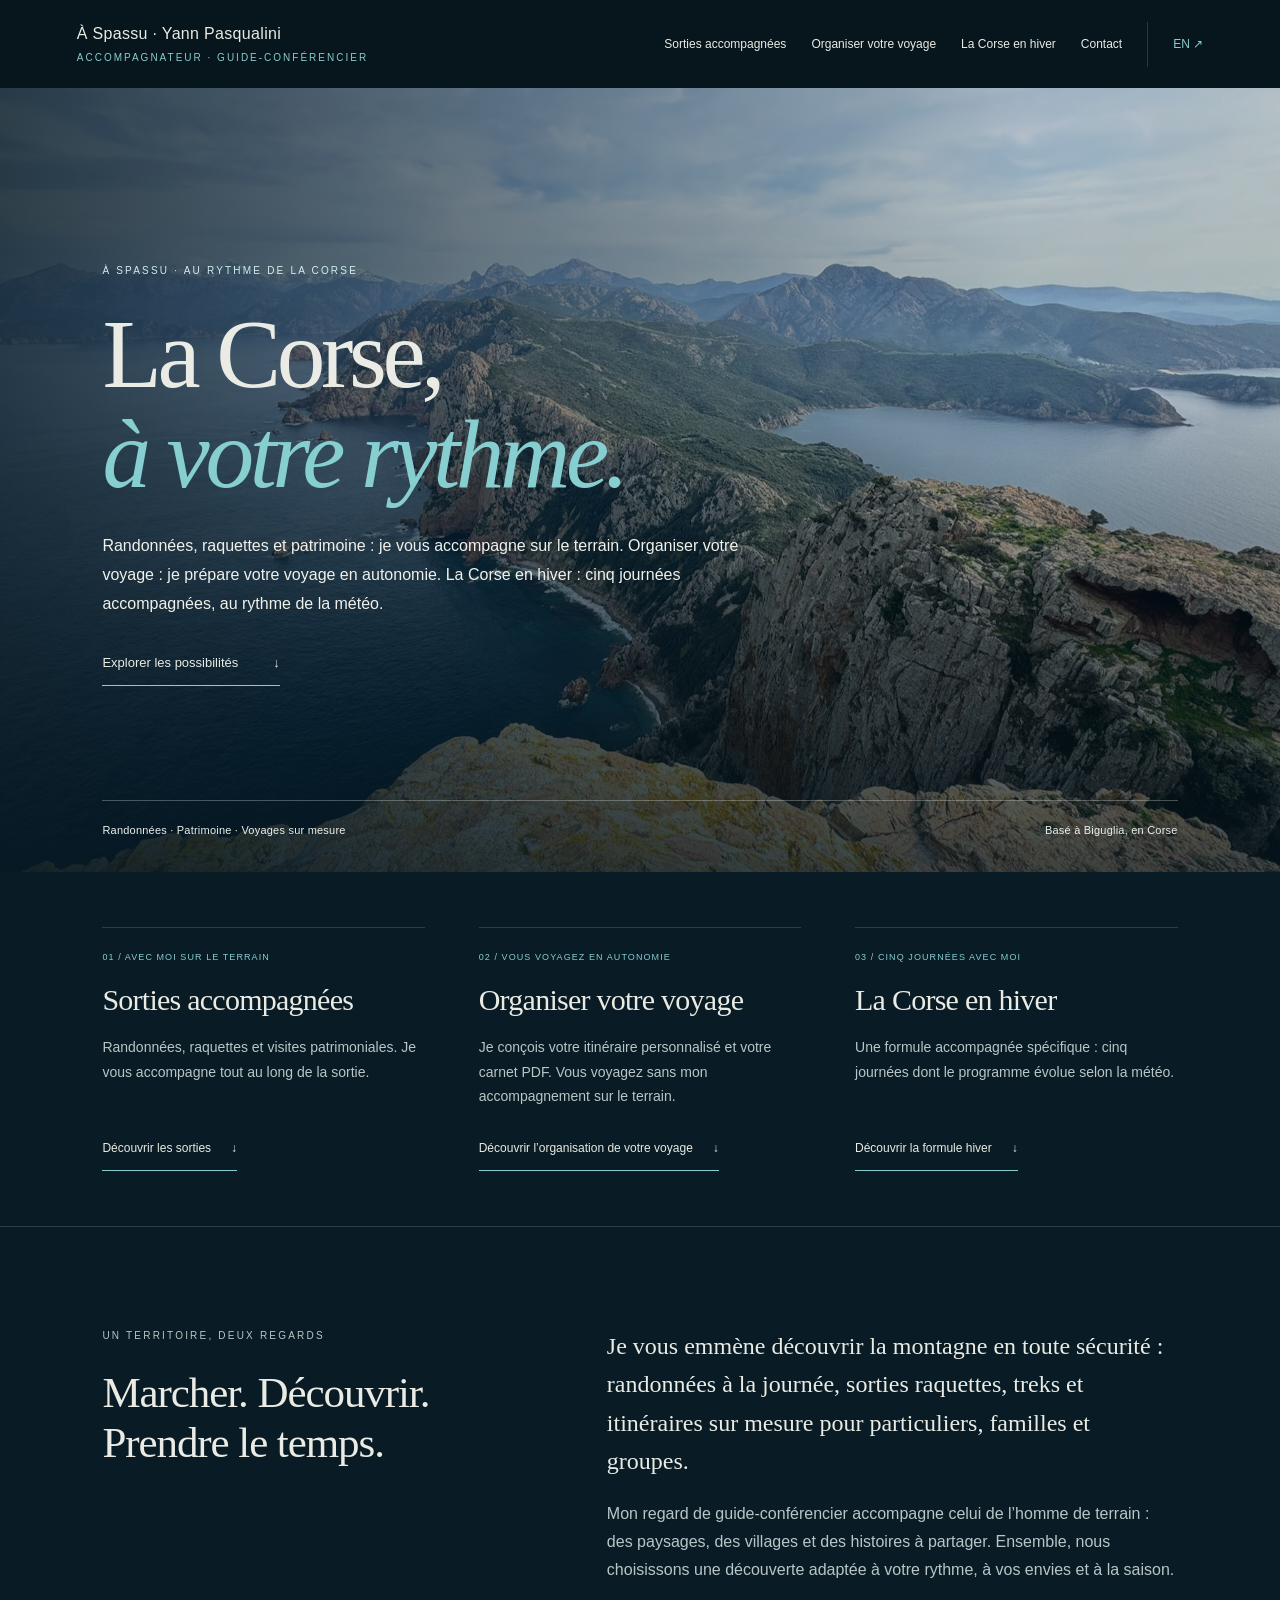
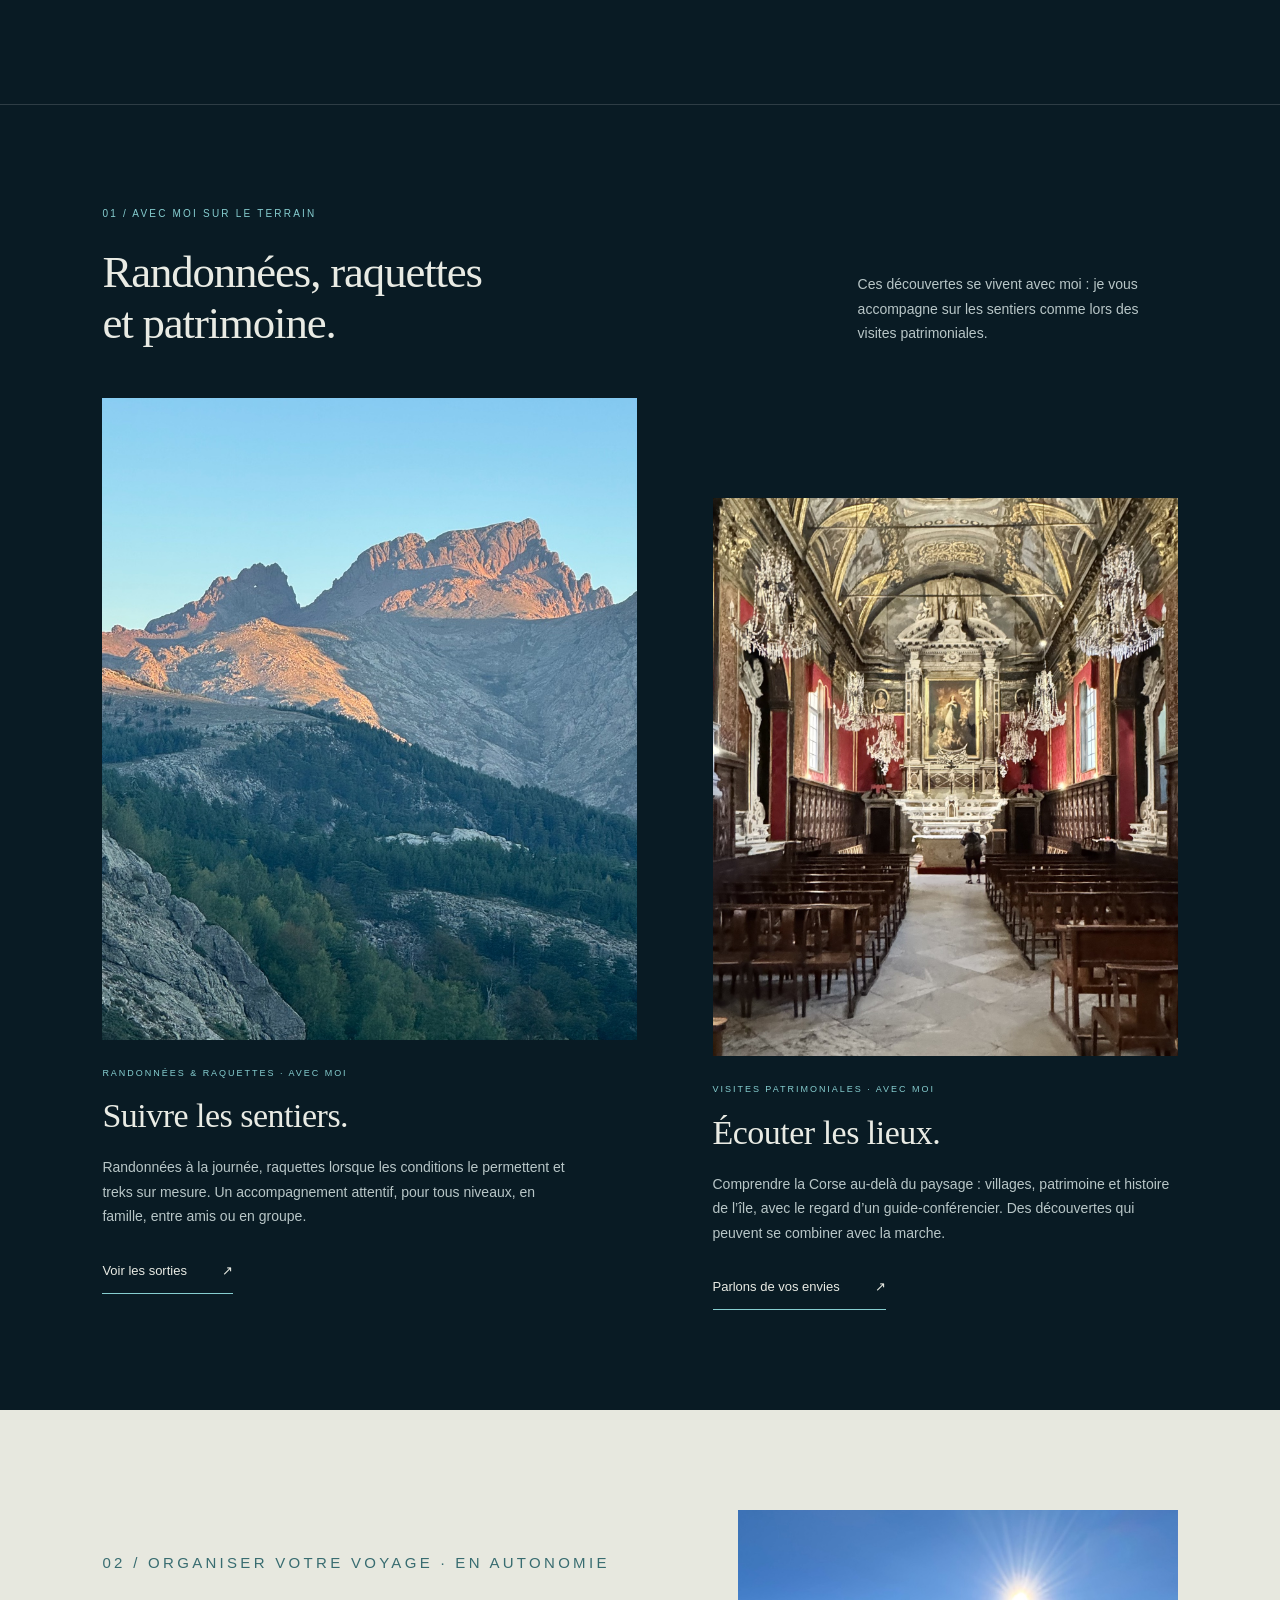
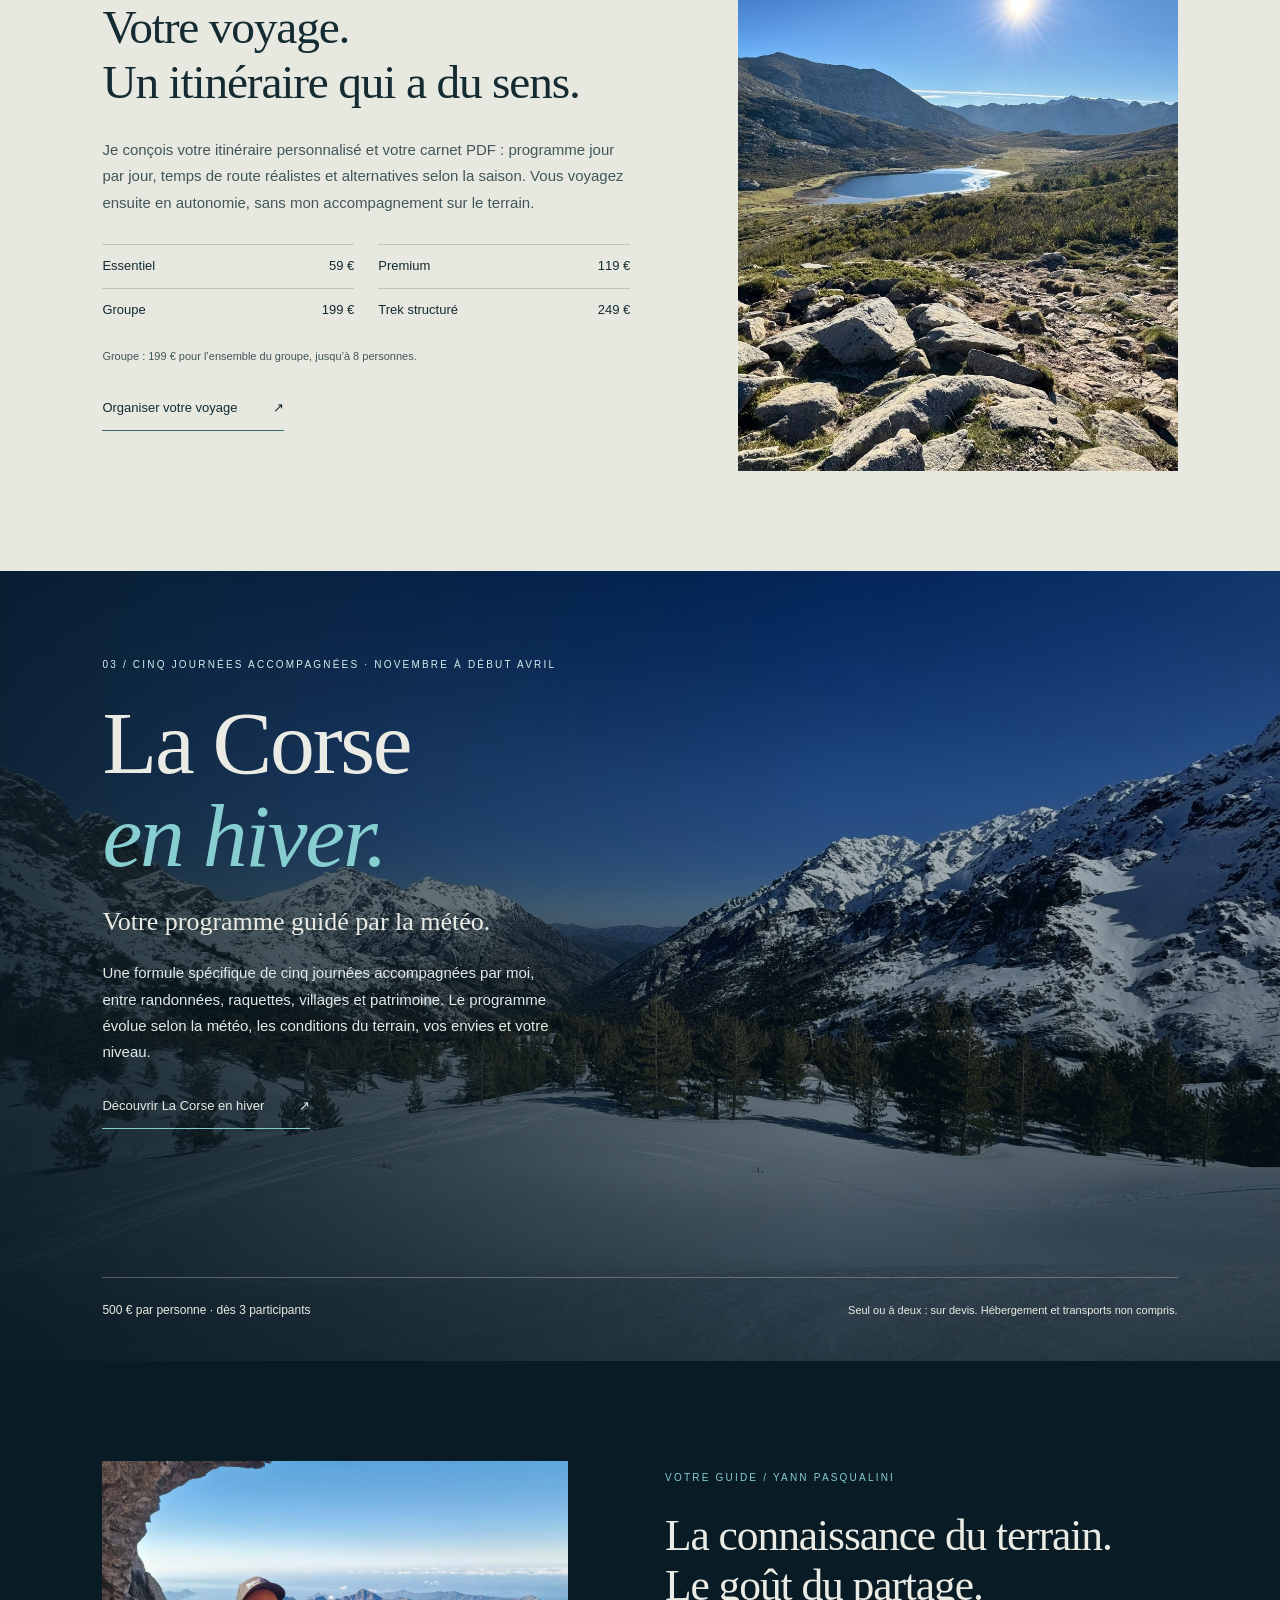
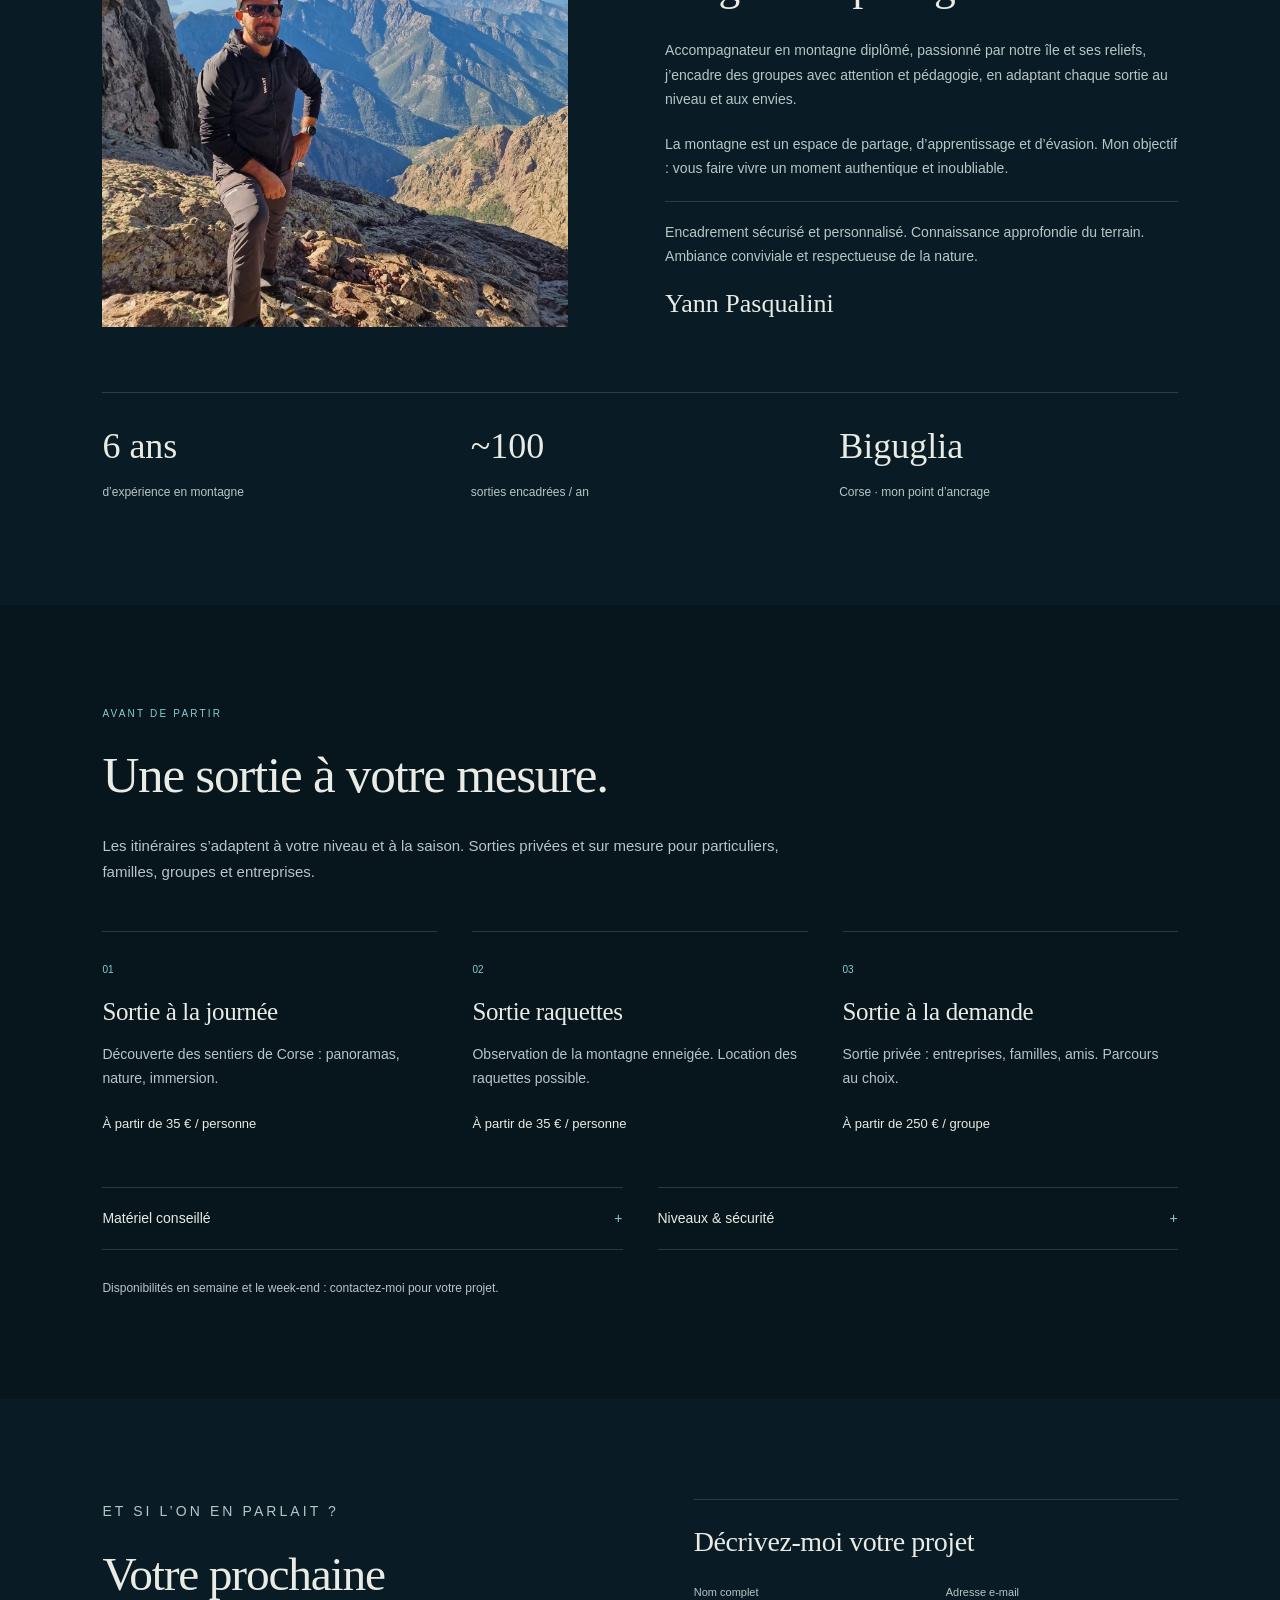
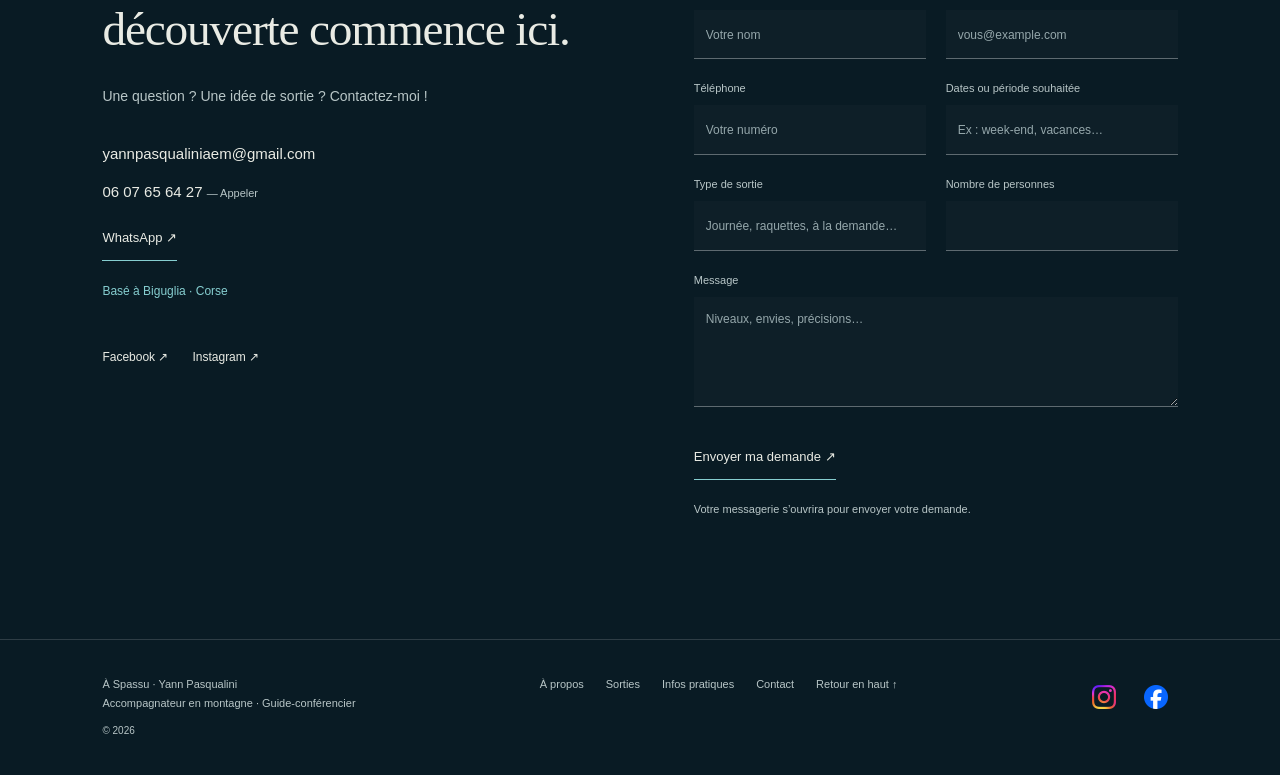
<file: index.html>
<!doctype html><html lang="fr"><head><meta charset="utf-8"><meta name="viewport" content="width=device-width,initial-scale=1"><title>Découvrir la Corse | À Spassu – Yann Pasqualini</title><meta name="description" content="Randonnées, patrimoine, Organiser votre voyage et Corse en hiver avec Yann Pasqualini, accompagnateur en montagne et guide-conférencier à Biguglia."><link rel="alternate" hreflang="fr" href="https://www.aspassu.com/"><link rel="alternate" hreflang="en-GB" href="https://www.aspassu.com/index-en.html"><link rel="stylesheet" href="accueil.css"><script src="accueil.js" defer></script><link rel="canonical" href="https://www.aspassu.com/"><script type="application/ld+json">{
  "@context": "https://schema.org",
  "@type": "LocalBusiness",
  "name": "À Spassu – Yann Pasqualini",
  "areaServed": "Corse",
  "address": {
    "@type": "PostalAddress",
    "addressLocality": "Biguglia",
    "addressRegion": "Corse",
    "addressCountry": "FR"
  },
  "email": "yannpasqualiniaem@gmail.com",
  "telephone": "+33607656427",
  "url": "https://www.aspassu.com/",
  "sameAs": [
    "https://www.facebook.com/share/1D5Dq3e9D9/?mibextid=wwXIfr",
    "https://www.instagram.com/aspassu_yannpasqualini"
  ]
}</script><style id="aspassu-social-style">.aspassu-social-links{display:flex;align-items:center;justify-content:center;flex-wrap:wrap;gap:8px;color:inherit}.aspassu-social-links a{display:inline-flex;align-items:center;justify-content:center;width:44px;height:44px;min-width:44px;min-height:44px;padding:10px;box-sizing:border-box;color:inherit;text-decoration:none;border:0;background:transparent;border-radius:4px}.aspassu-social-links a:hover{color:#86ced0}.aspassu-social-links a:focus-visible{outline:2px solid currentColor;outline-offset:3px}.aspassu-social-links svg{display:block;width:24px;height:24px;flex:none}.aspassu-social-footer{padding:18px 24px;color:inherit}.aspassu-social-footer .aspassu-social-links{justify-content:center}.footer .aspassu-social-links{margin-top:12px}footer>.aspassu-social-links{flex-shrink:0}</style></head><body><a class="skip" href="#main">Aller au contenu</a>
<header><a class="brand" href="#">À Spassu · Yann Pasqualini<small>Accompagnateur · Guide-conférencier</small></a><button class="menu-toggle" aria-expanded="false" aria-controls="navigation" data-close="Fermer −">Menu +</button><nav id="navigation" aria-label="Navigation principale"><a href="#accompagne">Sorties accompagnées</a><a href="/planification-voyage.html">Organiser votre voyage</a><a href="/corse-en-hiver/">La Corse en hiver</a><a href="#contact">Contact</a><a class="language" href="index-en.html" lang="en">EN ↗</a></nav></header>
<main id="main"><section class="hero"><img class="hero-photo" src="accueil-assets/panorama-corse.jpg" alt="Littoral et reliefs de Corse, entre mer et montagne" fetchpriority="high"><div class="hero-copy"><p class="eyebrow">À Spassu · Au rythme de la Corse</p><h1>La Corse,<br><em>à votre rythme.</em></h1><p class="hero-lead">Randonnées, raquettes et patrimoine : je vous accompagne sur le terrain. Organiser votre voyage : je prépare votre voyage en autonomie. La Corse en hiver : cinq journées accompagnées, au rythme de la météo.</p><a class="text-link" href="#activites">Explorer les possibilités <span>↓</span></a></div><div class="hero-bottom"><span>Randonnées · Patrimoine · Voyages sur mesure</span><span>Basé à Biguglia, en Corse</span></div></section>
<section class="offer-overview section" id="activites" aria-label="Trois façons de découvrir la Corse"><article><p class="eyebrow">01 / Avec moi sur le terrain</p><h2>Sorties accompagnées</h2><p>Randonnées, raquettes et visites patrimoniales. Je vous accompagne tout au long de la sortie.</p><a class="text-link" href="#accompagne">Découvrir les sorties <span>↓</span></a></article><article><p class="eyebrow">02 / Vous voyagez en autonomie</p><h2>Organiser votre voyage</h2><p>Je conçois votre itinéraire personnalisé et votre carnet PDF. Vous voyagez sans mon accompagnement sur le terrain.</p><a class="text-link" href="#travel-planner">Découvrir l’organisation de votre voyage <span>↓</span></a></article><article><p class="eyebrow">03 / Cinq journées avec moi</p><h2>La Corse en hiver</h2><p>Une formule accompagnée spécifique : cinq journées dont le programme évolue selon la météo.</p><a class="text-link" href="#hiver">Découvrir la formule hiver <span>↓</span></a></article></section><section class="section intro"><div><p class="eyebrow">Un territoire, deux regards</p><h2>Marcher. Découvrir.<br>Prendre le temps.</h2></div><div><p class="lead">Je vous emmène découvrir la montagne en toute sécurité : randonnées à la journée, sorties raquettes, treks et itinéraires sur mesure pour particuliers, familles et groupes.</p><p>Mon regard de guide-conférencier accompagne celui de l’homme de terrain : des paysages, des villages et des histoires à partager. Ensemble, nous choisissons une découverte adaptée à votre rythme, à vos envies et à la saison.</p></div></section>
<section class="section activities" id="accompagne"><div class="section-heading"><div><p class="eyebrow">01 / Avec moi sur le terrain</p><h2>Randonnées, raquettes<br>et patrimoine.</h2></div><p>Ces découvertes se vivent avec moi : je vous accompagne sur les sentiers comme lors des visites patrimoniales.</p></div><div class="activity-grid"><article><a class="photo mountain" href="/sorties.html" aria-label="Voir les sorties"><img src="accueil-assets/paglia-orba.jpg" alt="Lumière sur les reliefs de la Paglia Orba" loading="lazy" width="864" height="1536"></a><p class="eyebrow">Randonnées & raquettes · avec moi</p><h3>Suivre les sentiers.</h3><p>Randonnées à la journée, raquettes lorsque les conditions le permettent et treks sur mesure. Un accompagnement attentif, pour tous niveaux, en famille, entre amis ou en groupe.</p><a class="text-link" href="/sorties.html">Voir les sorties <span>↗</span></a></article><article><div class="photo heritage"><img src="accueil-assets/patrimoine.jpg" alt="Intérieur d’église à Bastia" loading="lazy" width="1440" height="2560"></div><p class="eyebrow">Visites patrimoniales · avec moi</p><h3>Écouter les lieux.</h3><p>Comprendre la Corse au-delà du paysage : villages, patrimoine et histoire de l’île, avec le regard d’un guide-conférencier. Des découvertes qui peuvent se combiner avec la marche.</p><a class="text-link" href="#contact">Parlons de vos envies <span>↗</span></a></article></div></section>
<section class="section planner" id="travel-planner"><div class="planner-copy"><p class="eyebrow">02 / Organiser votre voyage · en autonomie</p><h2>Votre voyage.<br>Un itinéraire qui a du sens.</h2><p>Je conçois votre itinéraire personnalisé et votre carnet PDF : programme jour par jour, temps de route réalistes et alternatives selon la saison. Vous voyagez ensuite en autonomie, sans mon accompagnement sur le terrain.</p><ul class="tiers"><li><span>Essentiel</span><strong>59 €</strong></li><li><span>Premium</span><strong>119 €</strong></li><li><span>Groupe</span><strong>199 €</strong></li><li><span>Trek structuré</span><strong>249 €</strong></li></ul><p class="fine">Groupe : 199 € pour l’ensemble du groupe, jusqu’à 8 personnes.</p><a class="text-link" href="/planification-voyage.html">Organiser votre voyage <span>↗</span></a></div><div class="photo lake"><img src="accueil-assets/lac-montagne.jpg" alt="Sentier et lac dans les montagnes corses" loading="lazy" width="1152" height="2048"></div></section>
<section class="winter" id="hiver"><picture><source media="(max-width:700px)" srcset="accueil-assets/hiver-mobile.jpg"><img src="accueil-assets/hiver.jpg" alt="Vallée enneigée et sommets à Asco" loading="lazy"></picture><div class="winter-copy"><p class="eyebrow">03 / Cinq journées accompagnées · novembre à début avril</p><h2>La Corse<br><em>en hiver.</em></h2><p class="winter-tag">Votre programme guidé par la météo.</p><p>Une formule spécifique de cinq journées accompagnées par moi, entre randonnées, raquettes, villages et patrimoine. Le programme évolue selon la météo, les conditions du terrain, vos envies et votre niveau.</p><a class="text-link" href="/corse-en-hiver/">Découvrir La Corse en hiver <span>↗</span></a></div><div class="winter-bottom"><strong>500 € par personne · dès 3 participants</strong><p>Seul ou à deux : sur devis. Hébergement et transports non compris.</p></div></section>
<section class="section guide" id="apropos"><div class="photo portrait"><img src="accueil-assets/portrait.jpg" alt="Yann Pasqualini en montagne au Tafunatu" width="1500" height="1500" loading="lazy"></div><div><p class="eyebrow">Votre guide / Yann Pasqualini</p><h2>La connaissance du terrain.<br>Le goût du partage.</h2><p>Accompagnateur en montagne diplômé, passionné par notre île et ses reliefs, j’encadre des groupes avec attention et pédagogie, en adaptant chaque sortie au niveau et aux envies.</p><p>La montagne est un espace de partage, d’apprentissage et d’évasion. Mon objectif : vous faire vivre un moment authentique et inoubliable.</p><p class="fine values">Encadrement sécurisé et personnalisé. Connaissance approfondie du terrain. Ambiance conviviale et respectueuse de la nature.</p><p class="signature">Yann Pasqualini</p></div><div class="stats"><div><strong>6 ans</strong><span>d’expérience en montagne</span></div><div><strong>~100</strong><span>sorties encadrées / an</span></div><div><strong>Biguglia</strong><span>Corse · mon point d’ancrage</span></div></div></section>
<section class="section practical" id="sorties"><p class="eyebrow">Avant de partir</p><h2>Une sortie à votre mesure.</h2><p class="section-lead">Les itinéraires s’adaptent à votre niveau et à la saison. Sorties privées et sur mesure pour particuliers, familles, groupes et entreprises.</p><div class="trip-grid"><article><span class="number">01</span><h3>Sortie à la journée</h3><p>Découverte des sentiers de Corse : panoramas, nature, immersion.</p><p class="trip-price">À partir de 35 € / personne</p></article><article><span class="number">02</span><h3>Sortie raquettes</h3><p>Observation de la montagne enneigée. Location des raquettes possible.</p><p class="trip-price">À partir de 35 € / personne</p></article><article><span class="number">03</span><h3>Sortie à la demande</h3><p>Sortie privée : entreprises, familles, amis. Parcours au choix.</p><p class="trip-price">À partir de 250 € / groupe</p></article></div><div class="practical-details" id="infos"><details><summary>Matériel conseillé</summary><p>Chaussures de randonnée, vêtements adaptés (trois couches), eau et encas, protection solaire. Bâtons recommandés.</p></details><details><summary>Niveaux & sécurité</summary><p>Pour débutants et confirmés. Itinéraires adaptés à la météo et encadrement diplômé.</p></details></div><p class="fine availability">Disponibilités en semaine et le week-end : contactez-moi pour votre projet.</p></section>
<section class="section contact" id="contact"><div class="contact-copy"><p class="eyebrow">Et si l’on en parlait ?</p><h2>Votre prochaine<br>découverte commence ici.</h2><p>Une question ? Une idée de sortie ? Contactez-moi !</p><div class="direct"><a href="mailto:yannpasqualiniaem@gmail.com">yannpasqualiniaem@gmail.com</a><a href="tel:+33607656427">06 07 65 64 27 <small>— Appeler</small></a><a class="text-link" href="https://wa.me/33607656427" target="_blank" rel="noopener noreferrer">WhatsApp ↗</a><p>Basé à Biguglia · Corse</p></div><div class="social"><a href="https://www.facebook.com/share/1D5Dq3e9D9/?mibextid=wwXIfr" target="_blank" rel="noopener noreferrer">Facebook ↗</a><a href="https://www.instagram.com/aspassu_yannpasqualini" target="_blank" rel="noopener noreferrer">Instagram ↗</a></div></div><div class="form-wrap"><h3>Décrivez-moi votre projet</h3><form action="mailto:yannpasqualiniaem@gmail.com" method="post" enctype="text/plain">
              <div>
                <label for="name">Nom complet</label>
                <input type="text" id="name" name="Nom" placeholder="Votre nom" required />
              </div>
              <div>
                <label for="email">Adresse e-mail</label>
                <input type="email" id="email" name="Email" placeholder="vous@example.com" required />
              </div>
              <div>
                <label for="phone">Téléphone</label>
                <input type="tel" id="phone" name="Téléphone" placeholder="Votre numéro" />
              </div>
              <div>
                <label for="date">Dates ou période souhaitée</label>
                <input type="text" id="date" name="Dates" placeholder="Ex : week-end, vacances…" />
              </div>
              <div>
                <label for="type">Type de sortie</label>
                <input type="text" id="type" name="Type de sortie" placeholder="Journée, raquettes, à la demande…" />
              </div>
              <div>
                <label for="people">Nombre de personnes</label>
                <input type="number" id="people" name="Nombre de personnes" min="1" />
              </div>
              <div>
                <label for="message">Message</label>
                <textarea id="message" name="Message" placeholder="Niveaux, envies, précisions…" required></textarea>
              </div>
              <button type="submit" class="text-link submit">Envoyer ma demande ↗</button>
            </form><p class="fine">Votre messagerie s’ouvrira pour envoyer votre demande.</p></div></section></main>
<footer><div>À Spassu · Yann Pasqualini<br>Accompagnateur en montagne · Guide-conférencier<br><span>© 2026</span></div><div class="footer-links"><a href="#apropos">À propos</a><a href="/sorties.html">Sorties</a><a href="#infos">Infos pratiques</a><a href="#contact">Contact</a><a href="#">Retour en haut ↑</a></div><div class="aspassu-social-links" role="group" aria-label="Réseaux sociaux"><a href="https://www.instagram.com/aspassu_yannpasqualini" target="_blank" rel="noopener noreferrer" aria-label="Instagram — À Spassu (nouvel onglet)" title="Instagram"><img src="/social-assets/instagram.png" width="24" height="24" alt="" aria-hidden="true" style="display:block;width:24px;height:24px;flex:none"></a><a href="https://www.facebook.com/share/1D5Dq3e9D9/?mibextid=wwXIfr" target="_blank" rel="noopener noreferrer" aria-label="Facebook — À Spassu (nouvel onglet)" title="Facebook"><img src="/social-assets/facebook.png" width="24" height="24" alt="" aria-hidden="true" style="display:block;width:24px;height:24px;flex:none"></a></div></footer></body></html>
</file>
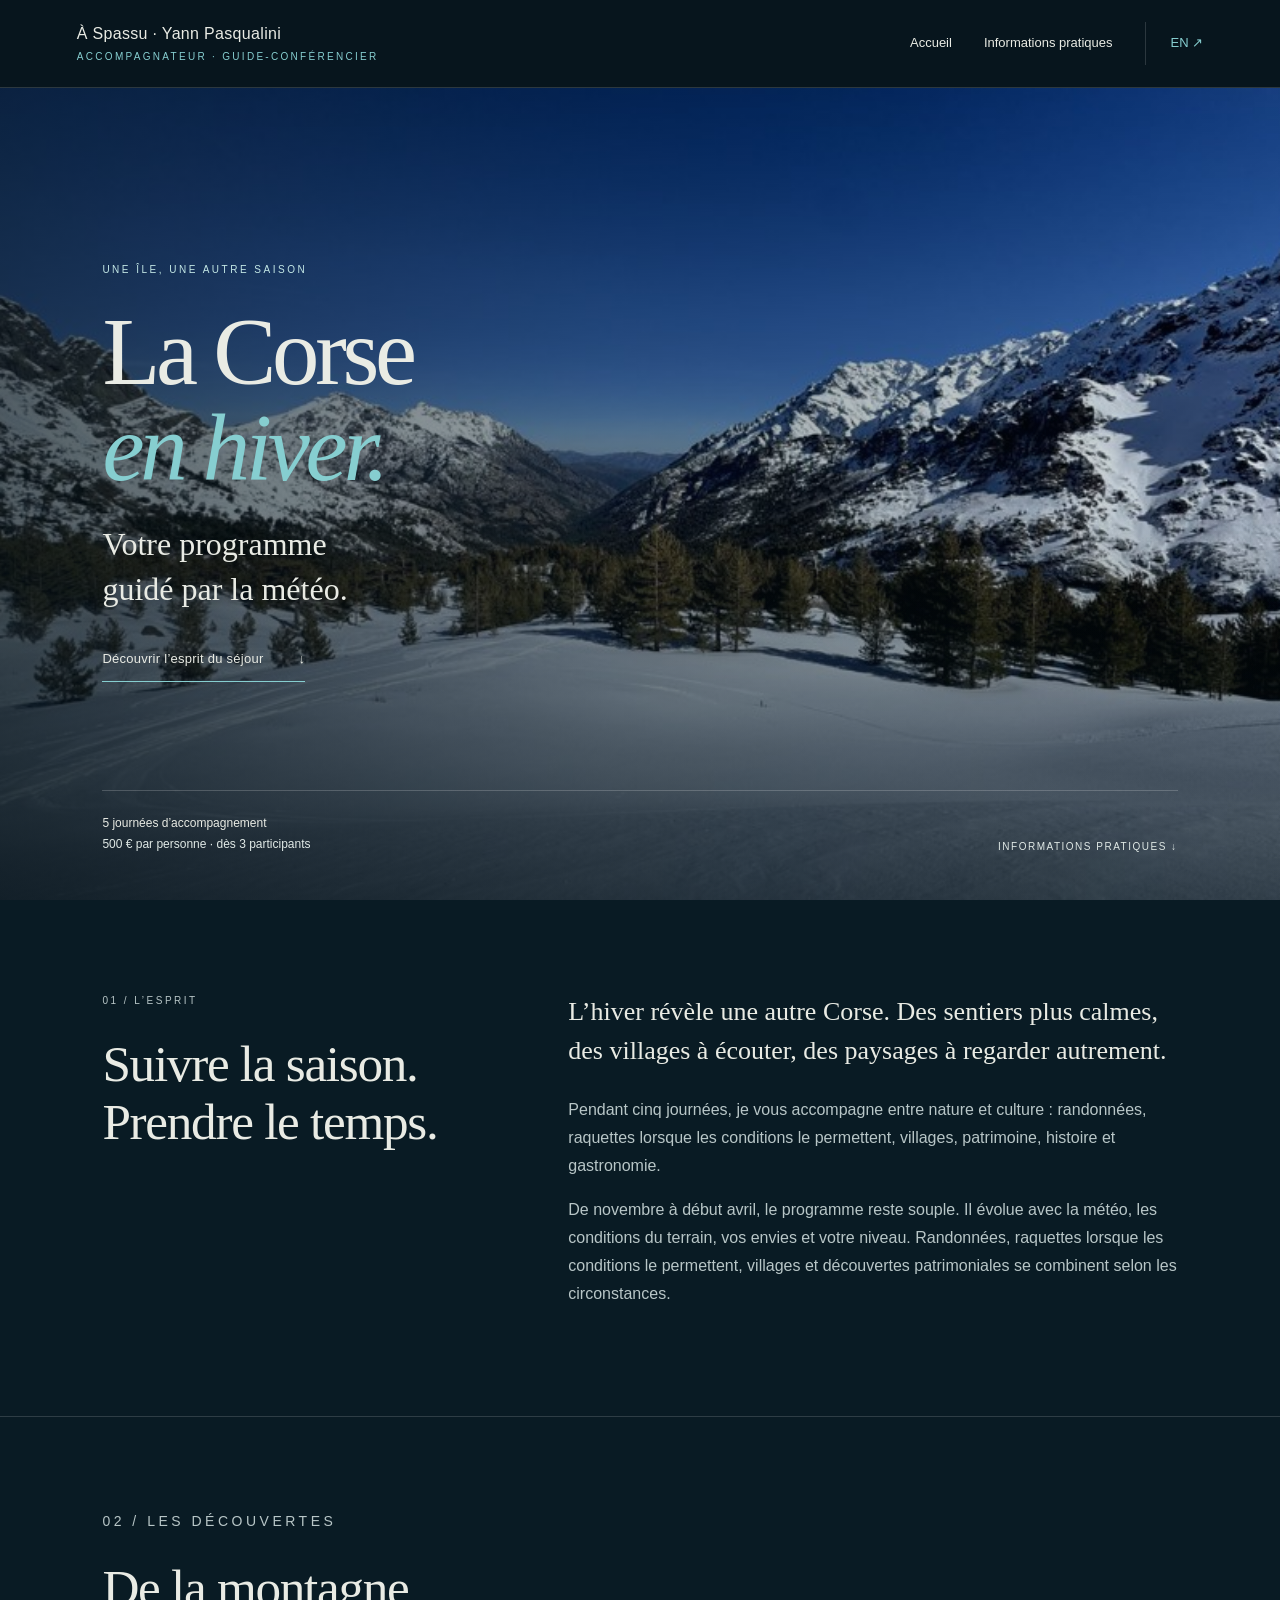
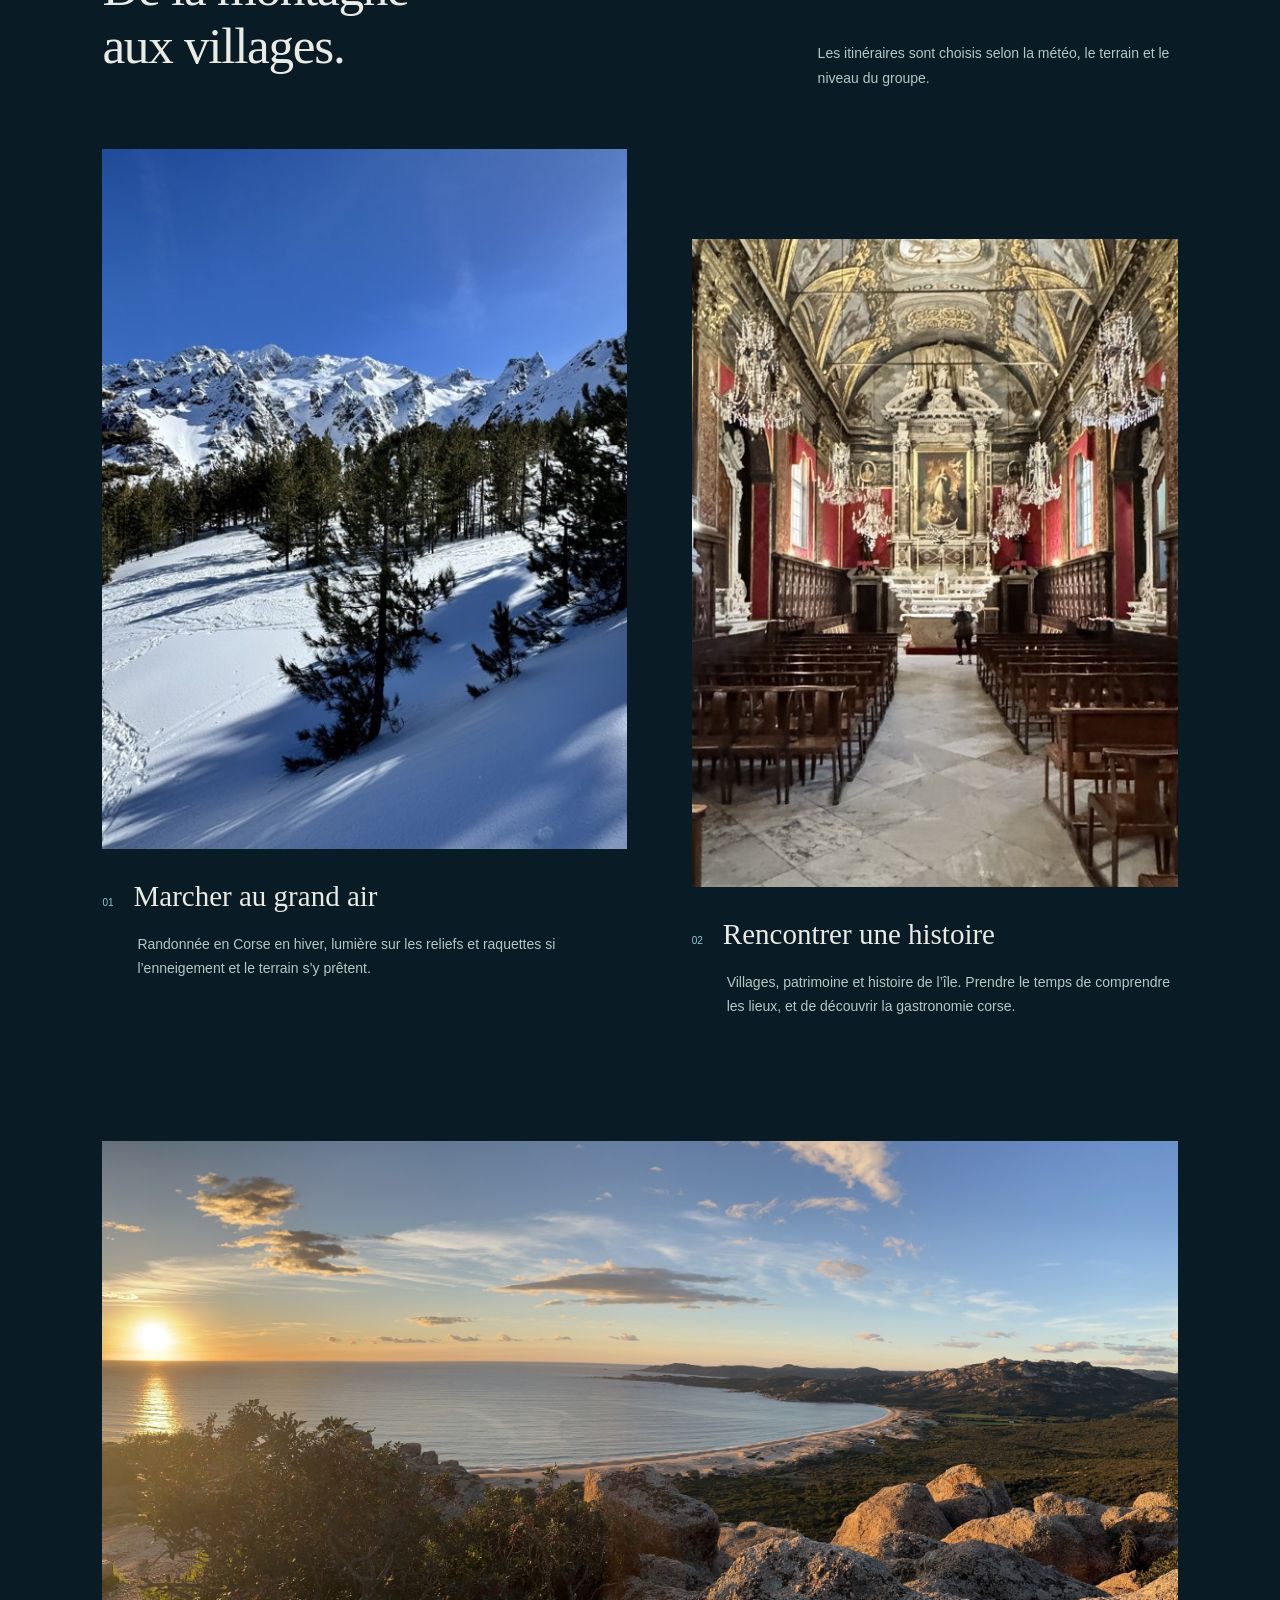
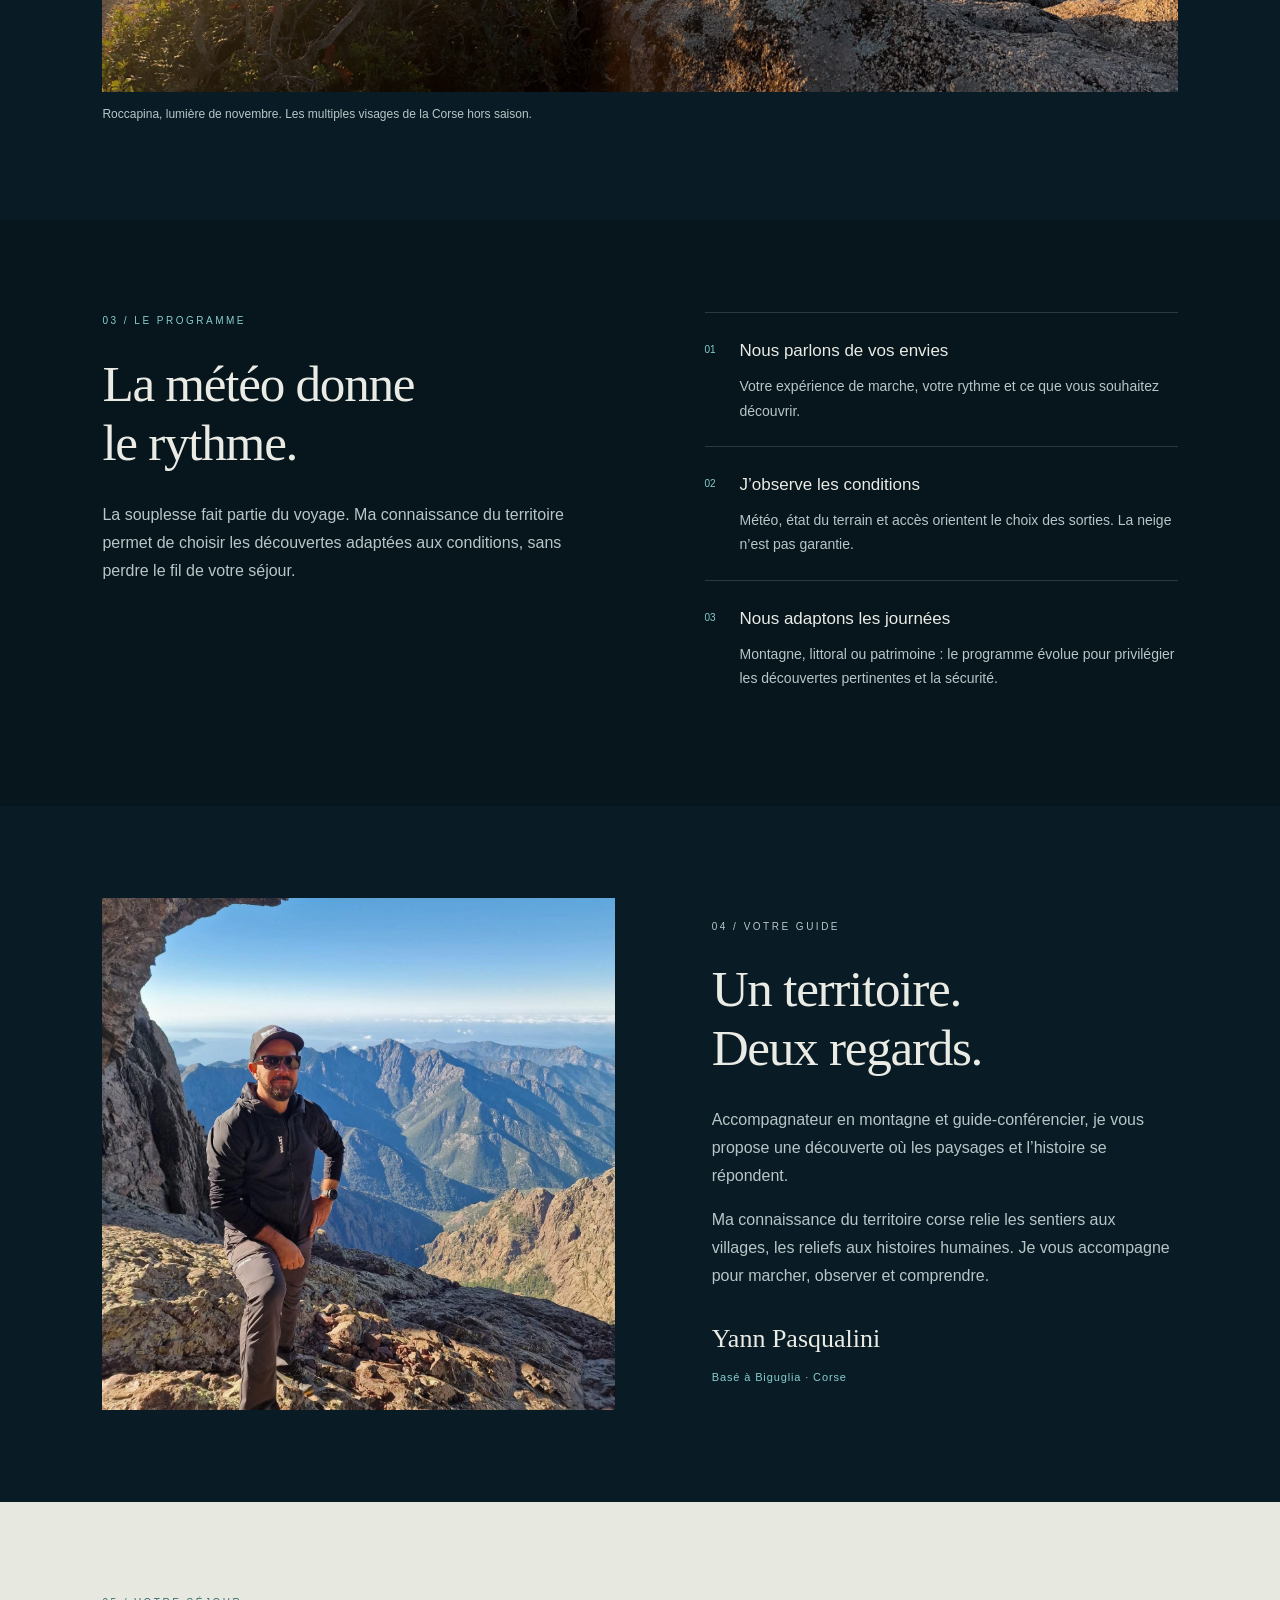
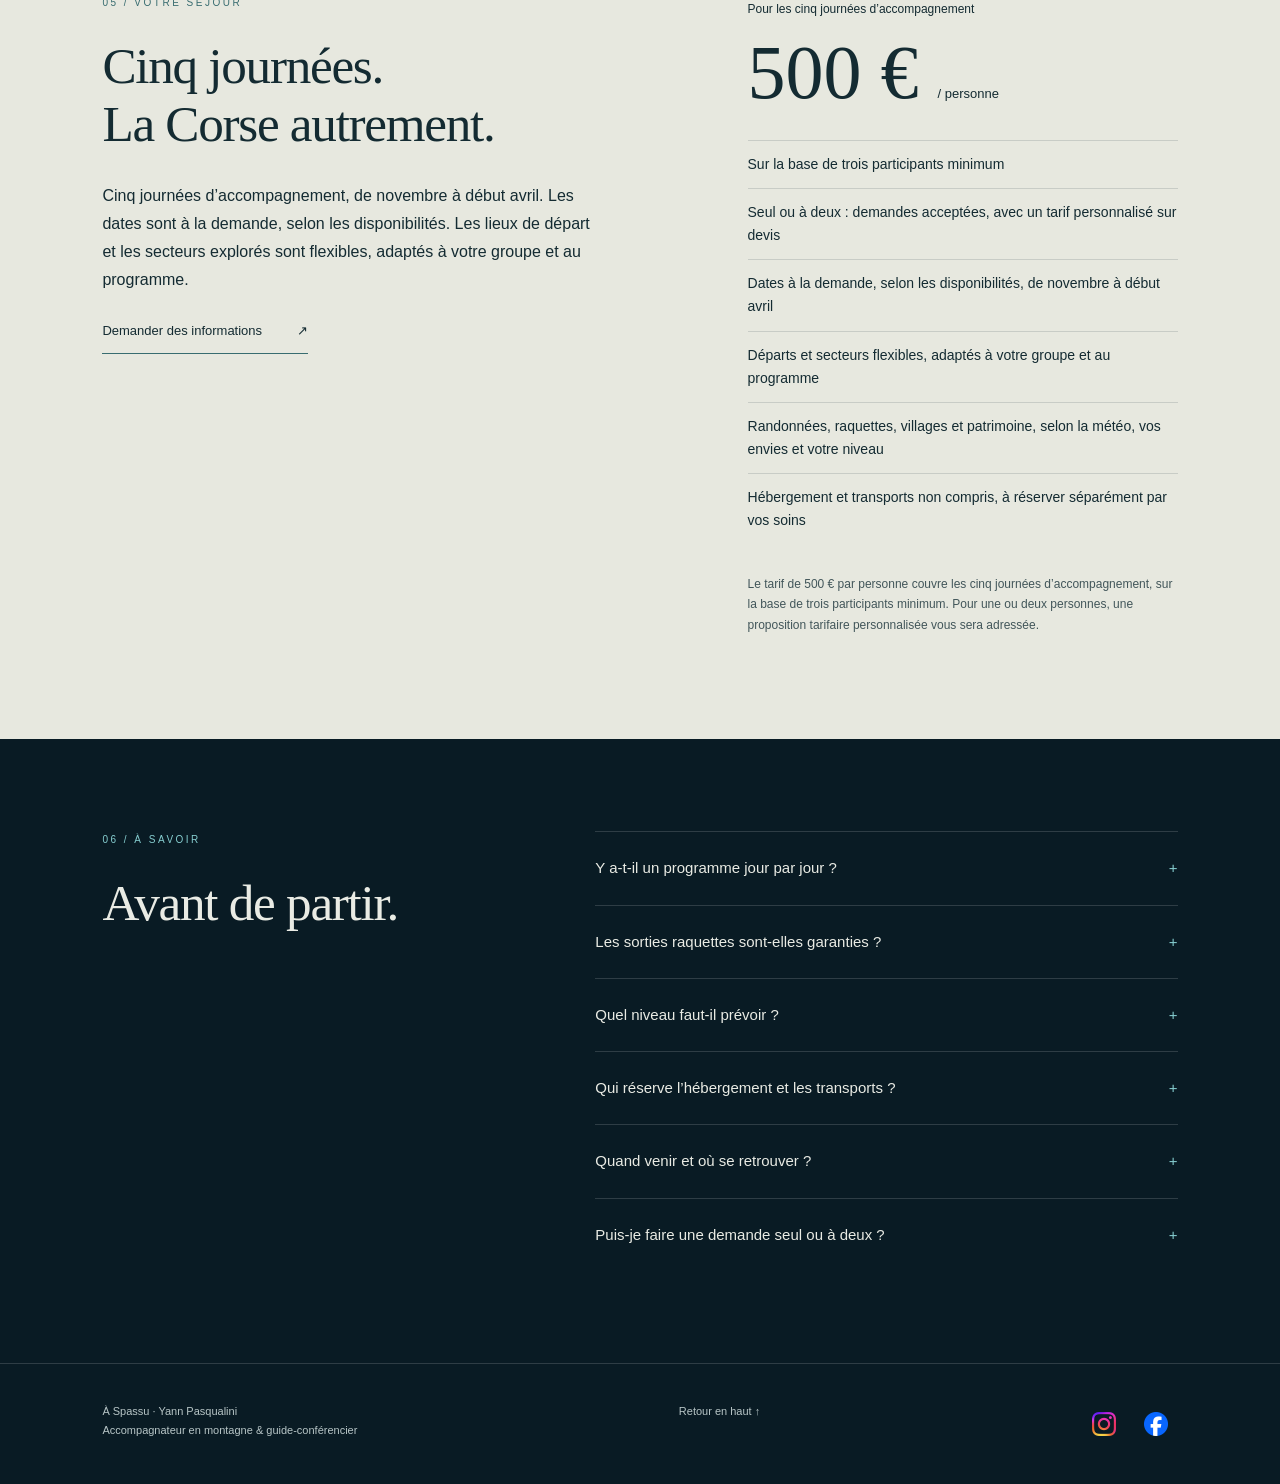
<file: corse-en-hiver/index.html>
<!doctype html><html lang="fr"><head><meta charset="utf-8"><meta name="viewport" content="width=device-width, initial-scale=1"><link rel="canonical" href="https://www.aspassu.com/corse-en-hiver/"><meta property="og:url" content="https://www.aspassu.com/corse-en-hiver/"><meta property="og:image" content="https://www.aspassu.com/corse-en-hiver/images/asco-panorama.jpg"><title>La Corse en hiver | À Spassu – Yann Pasqualini</title><meta name="description" content="La Corse en hiver, de novembre à début avril : cinq journées guidées selon la météo, vos envies et votre niveau. 500 € par personne dès trois participants."><link rel="alternate" hreflang="fr" href="https://www.aspassu.com/corse-en-hiver/"><link rel="alternate" hreflang="en-GB" href="https://www.aspassu.com/corse-en-hiver/winter-in-corsica.html"><meta property="og:title" content="La Corse en hiver | À Spassu – Yann Pasqualini"><meta property="og:description" content="La Corse en hiver, de novembre à début avril : cinq journées guidées selon la météo, vos envies et votre niveau. 500 € par personne dès trois participants."><link rel="stylesheet" href="style.css"><script src="app.js" defer></script><style id="aspassu-social-style">.aspassu-social-links{display:flex;align-items:center;justify-content:center;flex-wrap:wrap;gap:8px;color:inherit}.aspassu-social-links a{display:inline-flex;align-items:center;justify-content:center;width:44px;height:44px;min-width:44px;min-height:44px;padding:10px;box-sizing:border-box;color:inherit;text-decoration:none;border:0;background:transparent;border-radius:4px}.aspassu-social-links a:hover{color:#86ced0}.aspassu-social-links a:focus-visible{outline:2px solid currentColor;outline-offset:3px}.aspassu-social-links svg{display:block;width:24px;height:24px;flex:none}.aspassu-social-footer{padding:18px 24px;color:inherit}.aspassu-social-footer .aspassu-social-links{justify-content:center}.footer .aspassu-social-links{margin-top:12px}footer>.aspassu-social-links{flex-shrink:0}</style></head><body>
<a class="skip" href="#main">Aller au contenu</a>
<header><a class="brand" href="#">À Spassu · Yann Pasqualini<small>Accompagnateur · Guide-conférencier</small></a><button class="menu" aria-expanded="false" aria-controls="navigation">Menu +</button><nav id="navigation" aria-label="Navigation principale"><a href="../">Accueil</a><a href="#offre">Informations pratiques</a><a class="language" href="winter-in-corsica.html" lang="en">EN ↗</a></nav></header>
<main id="main"><section class="hero" aria-label="La Corse en hiver"><picture class="hero-image"><source media="(max-width:700px)" srcset="images/asco-panorama-mobile.jpg"><img src="images/asco-panorama.jpg" alt="Vallée et sommets enneigés à Asco, en Corse" fetchpriority="high"></picture><div class="hero-content"><p class="eyebrow">Une île, une autre saison</p><h1>La Corse<br><em>en hiver.</em></h1><p class="subtitle">Votre programme<br>guidé par la météo.</p><a class="outline" href="#esprit">Découvrir l’esprit du séjour <span aria-hidden="true">↓</span></a></div><div class="hero-bottom"><span><strong>5 journées d’accompagnement</strong><br>500 € par personne · dès 3 participants</span><a href="#offre">Informations pratiques ↓</a></div></section>
<section class="section intro" id="esprit"><div><p class="eyebrow">01 / L’esprit</p><h2>Suivre la saison.<br>Prendre le temps.</h2></div><div><p class="lead">L’hiver révèle une autre Corse. Des sentiers plus calmes, des villages à écouter, des paysages à regarder autrement.</p><p>Pendant cinq journées, je vous accompagne entre nature et culture : randonnées, raquettes lorsque les conditions le permettent, villages, patrimoine, histoire et gastronomie.</p><p>De novembre à début avril, le programme reste souple. Il évolue avec la météo, les conditions du terrain, vos envies et votre niveau. Randonnées, raquettes lorsque les conditions le permettent, villages et découvertes patrimoniales se combinent selon les circonstances.</p></div></section>
<section class="section experiences" id="decouvertes"><div class="section-heading"><div><p class="eyebrow">02 / Les découvertes</p><h2>De la montagne<br>aux villages.</h2></div><p>Les itinéraires sont choisis selon la météo, le terrain et le niveau du groupe.</p></div><div class="gallery"><figure><div class="photo tall real-photo"><picture><source media="(max-width:700px)" srcset="images/asco-neige-mobile.jpg"><img src="images/asco-neige.jpg" alt="Pins dans la neige et sommets à Asco" width="1440" height="2560" loading="lazy"></picture></div><figcaption><div class="caption"><span>01</span><h3>Marcher au grand air</h3></div><p>Randonnée en Corse en hiver, lumière sur les reliefs et raquettes si l’enneigement et le terrain s’y prêtent.</p></figcaption></figure><figure><div class="photo tall village real-photo"><picture><source media="(max-width:700px)" srcset="images/bastia-patrimoine-mobile.jpg"><img src="images/bastia-patrimoine.jpg" alt="Intérieur d’église à Bastia" width="1440" height="2560" loading="lazy"></picture></div><figcaption><div class="caption"><span>02</span><h3>Rencontrer une histoire</h3></div><p>Villages, patrimoine et histoire de l’île. Prendre le temps de comprendre les lieux, et de découvrir la gastronomie corse.</p></figcaption></figure></div></section>
<figure class="panorama"><div class="photo wide coast real-photo"><picture><source media="(max-width:700px)" srcset="images/roccapina-mobile.jpg"><img src="images/roccapina.jpg" alt="Lumière de fin de journée sur la baie de Roccapina" width="2560" height="1446" loading="lazy"></picture></div><figcaption>Roccapina, lumière de novembre. Les multiples visages de la Corse hors saison.</figcaption></figure>
<section class="section method"><div><p class="eyebrow">03 / Le programme</p><h2>La météo donne<br>le rythme.</h2><p style="color:var(--muted)">La souplesse fait partie du voyage. Ma connaissance du territoire permet de choisir les découvertes adaptées aux conditions, sans perdre le fil de votre séjour.</p></div><ol class="steps"><li><span class="number">01</span><div><h3>Nous parlons de vos envies</h3><p>Votre expérience de marche, votre rythme et ce que vous souhaitez découvrir.</p></div></li><li><span class="number">02</span><div><h3>J’observe les conditions</h3><p>Météo, état du terrain et accès orientent le choix des sorties. La neige n’est pas garantie.</p></div></li><li><span class="number">03</span><div><h3>Nous adaptons les journées</h3><p>Montagne, littoral ou patrimoine : le programme évolue pour privilégier les découvertes pertinentes et la sécurité.</p></div></li></ol></section>
<section class="section guide" id="guide"><div class="photo portrait portrait-photo"><picture><source media="(max-width:700px)" srcset="images/portrait-yann-tafunatu-mobile.jpg"><img src="images/portrait-yann-tafunatu.jpg" alt="Yann Pasqualini en montagne au Tafunatu" width="1500" height="1500" loading="lazy"></picture></div><div class="guide-copy"><p class="eyebrow">04 / Votre guide</p><h2>Un territoire.<br>Deux regards.</h2><p>Accompagnateur en montagne et guide-conférencier, je vous propose une découverte où les paysages et l’histoire se répondent.</p><p>Ma connaissance du territoire corse relie les sentiers aux villages, les reliefs aux histoires humaines. Je vous accompagne pour marcher, observer et comprendre.</p><p class="signature">Yann Pasqualini</p><small>Basé à Biguglia · Corse</small></div></section>
<section class="section offer" id="offre"><div><p class="eyebrow">05 / Votre séjour</p><h2>Cinq journées.<br>La Corse autrement.</h2><p>Cinq journées d’accompagnement, de novembre à début avril. Les dates sont à la demande, selon les disponibilités. Les lieux de départ et les secteurs explorés sont flexibles, adaptés à votre groupe et au programme.</p><button class="contact-trigger" aria-expanded="false" aria-controls="contact-details">Demander des informations <span aria-hidden="true">↗</span></button><div id="contact-details" class="contact-panel" hidden><p>Écrivez-moi avec vos dates envisagées, le nombre de participants et vos envies.</p><a href="mailto:yannpasqualiniaem@gmail.com?subject=Corse%20en%20hiver">yannpasqualiniaem@gmail.com ↗</a><p><a href="tel:+33607656427">+33 6 07 65 64 27</a></p><p>Le lien e-mail ouvre votre messagerie. Aucun message n’est envoyé automatiquement.</p></div></div><div><span style="font-size:12px">Pour les cinq journées d’accompagnement</span><div class="price">500 € <small>/ personne</small></div><ul><li>Sur la base de trois participants minimum</li><li>Seul ou à deux : demandes acceptées, avec un tarif personnalisé sur devis</li><li>Dates à la demande, selon les disponibilités, de novembre à début avril</li><li>Départs et secteurs flexibles, adaptés à votre groupe et au programme</li><li>Randonnées, raquettes, villages et patrimoine, selon la météo, vos envies et votre niveau</li><li>Hébergement et transports non compris, à réserver séparément par vos soins</li></ul><p class="fine">Le tarif de 500 € par personne couvre les cinq journées d’accompagnement, sur la base de trois participants minimum. Pour une ou deux personnes, une proposition tarifaire personnalisée vous sera adressée.</p></div></section>
<section class="section faq"><div><p class="eyebrow">06 / À savoir</p><h2>Avant de partir.</h2></div><div><details><summary>Y a-t-il un programme jour par jour ?</summary><p>Nous définissons les grandes envies ensemble. L’ordre et le contenu des journées évoluent selon la météo, les accès et les conditions du terrain.</p></details><details><summary>Les sorties raquettes sont-elles garanties ?</summary><p>Non. Les raquettes sont une possibilité lorsque l’enneigement et les conditions le permettent. D’autres découvertes peuvent prendre leur place.</p></details><details><summary>Quel niveau faut-il prévoir ?</summary><p>Le niveau attendu sera précisé avec vous avant toute réservation, en fonction des sorties envisagées et de votre expérience.</p></details><details><summary>Qui réserve l’hébergement et les transports ?</summary><p>Vous réservez séparément votre hébergement et vos transports. Ils ne sont pas compris dans le prix annoncé pour l’accompagnement.</p></details><details><summary>Quand venir et où se retrouver ?</summary><p>De novembre à début avril, à des dates convenues à la demande, selon les disponibilités. Les lieux de départ et les secteurs sont flexibles, adaptés à votre groupe et au programme.</p></details><details><summary>Puis-je faire une demande seul ou à deux ?</summary><p>Oui. Les demandes individuelles ou à deux sont acceptées, avec un tarif personnalisé sur devis. Le tarif annoncé de 500 € par personne pour cinq journées s’applique sur la base de trois participants minimum.</p></details></div></section></main>
<footer><div>À Spassu · Yann Pasqualini<br>Accompagnateur en montagne & guide-conférencier</div><a href="#">Retour en haut ↑</a><div class="aspassu-social-links" role="group" aria-label="Réseaux sociaux"><a href="https://www.instagram.com/aspassu_yannpasqualini" target="_blank" rel="noopener noreferrer" aria-label="Instagram — À Spassu (nouvel onglet)" title="Instagram"><img src="/social-assets/instagram.png" width="24" height="24" alt="" aria-hidden="true" style="display:block;width:24px;height:24px;flex:none"></a><a href="https://www.facebook.com/share/1D5Dq3e9D9/?mibextid=wwXIfr" target="_blank" rel="noopener noreferrer" aria-label="Facebook — À Spassu (nouvel onglet)" title="Facebook"><img src="/social-assets/facebook.png" width="24" height="24" alt="" aria-hidden="true" style="display:block;width:24px;height:24px;flex:none"></a></div></footer></body></html>
</file>
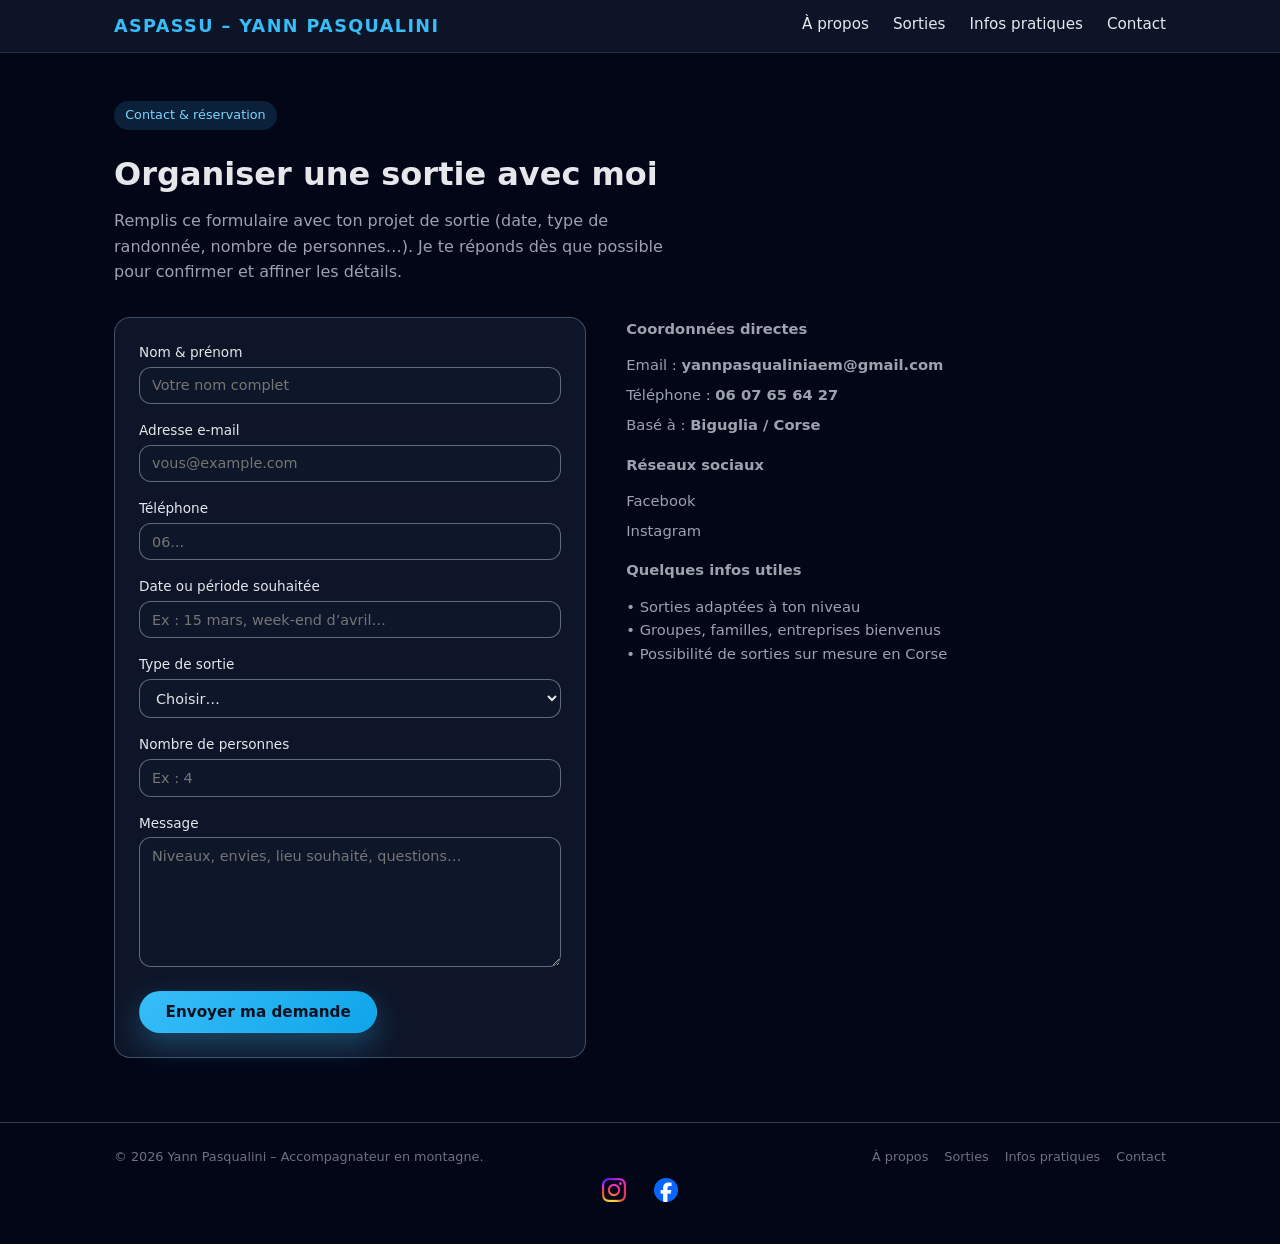
<file: contact.html>
<!DOCTYPE html>
<html lang="fr">
<head>
  <meta charset="UTF-8" />
  <meta name="viewport" content="width=device-width, initial-scale=1.0" />
  <title>Contact & réservation - Yann Pasqualini</title>
  <meta name="description" content="Contact et réservation avec Yann Pasqualini, accompagnateur en montagne basé à Biguglia (Corse).">
  <style>
    * {
      box-sizing: border-box;
      margin: 0;
      padding: 0;
      font-family: system-ui, -apple-system, BlinkMacSystemFont, "Segoe UI",
        sans-serif;
    }

    body {
      background: #020617;
      color: #e5e7eb;
      line-height: 1.6;
    }

    a {
      color: inherit;
      text-decoration: none;
    }

    .container {
      width: 100%;
      max-width: 1100px;
      margin: 0 auto;
      padding: 0 1.5rem;
    }

    header {
      position: sticky;
      top: 0;
      z-index: 50;
      background: rgba(15, 23, 42, 0.9);
      backdrop-filter: blur(12px);
      border-bottom: 1px solid rgba(148, 163, 184, 0.2);
    }

    .nav {
      display: flex;
      align-items: center;
      justify-content: space-between;
      padding: 0.75rem 0;
    }

    .logo {
      font-weight: 700;
      font-size: 1.1rem;
      letter-spacing: 0.08em;
      text-transform: uppercase;
      color: #38bdf8;
    }

    .nav-links {
      display: flex;
      gap: 1.5rem;
      font-size: 0.95rem;
    }

    .nav-links a {
      position: relative;
      padding-bottom: 0.2rem;
    }

    .nav-links a::after {
      content: "";
      position: absolute;
      left: 0;
      bottom: 0;
      width: 0;
      height: 2px;
      background: #38bdf8;
      transition: width 0.25s ease;
    }

    .nav-links a:hover::after {
      width: 100%;
    }

    main {
      padding: 3rem 0 4rem;
    }

    .page-title {
      font-size: 2rem;
      margin-bottom: 0.5rem;
    }

    .page-subtitle {
      color: #9ca3af;
      margin-bottom: 2rem;
      max-width: 36rem;
    }

    .contact-grid {
      display: grid;
      grid-template-columns: minmax(0, 1.4fr) minmax(0, 1.6fr);
      gap: 2.5rem;
    }

    form {
      display: grid;
      gap: 1rem;
      background: rgba(15, 23, 42, 0.95);
      padding: 1.5rem;
      border-radius: 1rem;
      border: 1px solid rgba(148, 163, 184, 0.4);
    }

    label {
      font-size: 0.85rem;
      margin-bottom: 0.2rem;
      display: block;
    }

    input,
    textarea,
    select {
      width: 100%;
      border-radius: 0.75rem;
      border: 1px solid rgba(148, 163, 184, 0.6);
      background: rgba(15, 23, 42, 0.9);
      padding: 0.6rem 0.75rem;
      color: #e5e7eb;
      font-size: 0.9rem;
      outline: none;
      transition: border-color 0.18s ease, box-shadow 0.18s ease;
    }

    input:focus,
    textarea:focus,
    select:focus {
      border-color: #38bdf8;
      box-shadow: 0 0 0 1px rgba(56, 189, 248, 0.4);
    }

    textarea {
      resize: vertical;
      min-height: 130px;
    }

    .btn-primary {
      border-radius: 999px;
      padding: 0.7rem 1.6rem;
      font-size: 0.95rem;
      border: 1px solid transparent;
      cursor: pointer;
      background: linear-gradient(135deg, #38bdf8, #0ea5e9);
      color: #0b1120;
      font-weight: 600;
      box-shadow: 0 12px 30px rgba(56, 189, 248, 0.3);
      justify-self: flex-start;
    }

    .btn-primary:hover {
      transform: translateY(-1px);
      box-shadow: 0 16px 40px rgba(56, 189, 248, 0.45);
    }

    .contact-info {
      font-size: 0.92rem;
      color: #9ca3af;
    }

    .contact-info p {
      margin-bottom: 0.8rem;
    }

    .contact-list {
      list-style: none;
      margin-top: 0.5rem;
      margin-bottom: 1rem;
    }

    .contact-list li {
      margin-bottom: 0.4rem;
    }

    .badge {
      display: inline-flex;
      align-items: center;
      gap: 0.5rem;
      font-size: 0.8rem;
      padding: 0.25rem 0.7rem;
      border-radius: 999px;
      background: rgba(56, 189, 248, 0.15);
      color: #7dd3fc;
      margin-bottom: 1.2rem;
    }

    footer {
      border-top: 1px solid rgba(148, 163, 184, 0.35);
      padding: 1.5rem 0 2rem;
      font-size: 0.8rem;
      color: #6b7280;
    }

    footer .footer-inner {
      display: flex;
      justify-content: space-between;
      align-items: center;
      gap: 1rem;
      flex-wrap: wrap;
    }

    .footer-links {
      display: flex;
      gap: 1rem;
    }

    @media (max-width: 900px) {
      .contact-grid {
        grid-template-columns: minmax(0, 1fr);
      }
    }

    @media (max-width: 640px) {
      .nav-links {
        display: none;
      }
    }
  </style>
<style id="aspassu-social-style">.aspassu-social-links{display:flex;align-items:center;justify-content:center;flex-wrap:wrap;gap:8px;color:inherit}.aspassu-social-links a{display:inline-flex;align-items:center;justify-content:center;width:44px;height:44px;min-width:44px;min-height:44px;padding:10px;box-sizing:border-box;color:inherit;text-decoration:none;border:0;background:transparent;border-radius:4px}.aspassu-social-links a:hover{color:#86ced0}.aspassu-social-links a:focus-visible{outline:2px solid currentColor;outline-offset:3px}.aspassu-social-links svg{display:block;width:24px;height:24px;flex:none}.aspassu-social-footer{padding:18px 24px;color:inherit}.aspassu-social-footer .aspassu-social-links{justify-content:center}.footer .aspassu-social-links{margin-top:12px}footer>.aspassu-social-links{flex-shrink:0}</style></head>
<body>
  <!-- HEADER -->
  <header>
    <div class="container">
      <nav class="nav">
        <div class="logo">ASPASSU – YANN PASQUALINI</div>
        <div class="nav-links">
          <a href="/#apropos">À propos</a>
          <a href="/#sorties">Sorties</a>
          <a href="/#infos">Infos pratiques</a>
          <a href="contact.html">Contact</a>
        </div>
      </nav>
    </div>
  </header>

  <!-- PAGE CONTACT -->
  <main>
    <div class="container">
      <span class="badge">Contact & réservation</span>
      <h1 class="page-title">Organiser une sortie avec moi</h1>
      <p class="page-subtitle">
        Remplis ce formulaire avec ton projet de sortie (date, type de randonnée, nombre de personnes…).
        Je te réponds dès que possible pour confirmer et affiner les détails.
      </p>

      <div class="contact-grid">
        <!-- Formulaire -->
        <div>
          <!-- Version simple : envoi par email via le client de messagerie -->
          <form action="mailto:yannpasqualiniaem@gmail.com" method="post" enctype="text/plain">
            <div>
              <label for="name">Nom & prénom</label>
              <input type="text" id="name" name="Nom" placeholder="Votre nom complet" required />
            </div>

            <div>
              <label for="email">Adresse e-mail</label>
              <input type="email" id="email" name="Email" placeholder="vous@example.com" required />
            </div>

            <div>
              <label for="phone">Téléphone</label>
              <input type="tel" id="phone" name="Téléphone" placeholder="06..." />
            </div>

            <div>
              <label for="date">Date ou période souhaitée</label>
              <input type="text" id="date" name="Date souhaitée" placeholder="Ex : 15 mars, week-end d’avril…" />
            </div>

            <div>
              <label for="type">Type de sortie</label>
              <select id="type" name="Type de sortie">
                <option value="">Choisir…</option>
                <option>Sortie à la journée</option>
                <option>Sortie raquettes</option>
                <option>Sortie à la demande (groupe)</option>
                <option>Autre / à discuter</option>
              </select>
            </div>

            <div>
              <label for="people">Nombre de personnes</label>
              <input type="number" id="people" name="Nombre de personnes" min="1" placeholder="Ex : 4" />
            </div>

            <div>
              <label for="message">Message</label>
              <textarea id="message" name="Message" placeholder="Niveaux, envies, lieu souhaité, questions…"></textarea>
            </div>

            <button type="submit" class="btn-primary">Envoyer ma demande</button>
          </form>
        </div>

        <!-- Infos fixes -->
        <div class="contact-info">
          <p><strong>Coordonnées directes</strong></p>
          <ul class="contact-list">
            <li>Email : <strong>yannpasqualiniaem@gmail.com</strong></li>
            <li>Téléphone : <strong>06 07 65 64 27</strong></li>
            <li>Basé à : <strong>Biguglia / Corse</strong></li>
          </ul>

          <p><strong>Réseaux sociaux</strong></p>
          <ul class="contact-list">
            <li><a href="https://www.facebook.com/share/1D5Dq3e9D9/?mibextid=wwXIfr" target="_blank">Facebook</a></li>
            <li><a href="https://www.instagram.com/aspassu_yannpasqualini?igsh=MWt3ZTg4N3M1dGM3dA%3D%3D&utm_source=qr" target="_blank">Instagram</a></li>
          </ul>

          <p><strong>Quelques infos utiles</strong></p>
          <p>
            • Sorties adaptées à ton niveau<br />
            • Groupes, familles, entreprises bienvenus<br />
            • Possibilité de sorties sur mesure en Corse
          </p>
        </div>
      </div>
    </div>
  </main>

  <!-- FOOTER -->
  <footer>
    <div class="container footer-inner">
      <div>© <span id="year"></span> Yann Pasqualini – Accompagnateur en montagne.</div>
      <div class="footer-links">
        <a href="/#apropos">À propos</a>
        <a href="/#sorties">Sorties</a>
        <a href="/#infos">Infos pratiques</a>
        <a href="contact.html">Contact</a>
      </div>
    </div>
  <div class="aspassu-social-links" role="group" aria-label="Réseaux sociaux"><a href="https://www.instagram.com/aspassu_yannpasqualini" target="_blank" rel="noopener noreferrer" aria-label="Instagram — À Spassu (nouvel onglet)" title="Instagram"><img src="/social-assets/instagram.png" width="24" height="24" alt="" aria-hidden="true" style="display:block;width:24px;height:24px;flex:none"></a><a href="https://www.facebook.com/share/1D5Dq3e9D9/?mibextid=wwXIfr" target="_blank" rel="noopener noreferrer" aria-label="Facebook — À Spassu (nouvel onglet)" title="Facebook"><img src="/social-assets/facebook.png" width="24" height="24" alt="" aria-hidden="true" style="display:block;width:24px;height:24px;flex:none"></a></div></footer>

  <script>
    document.getElementById("year").textContent = new Date().getFullYear();
  </script>
</body>
</html>
</file>
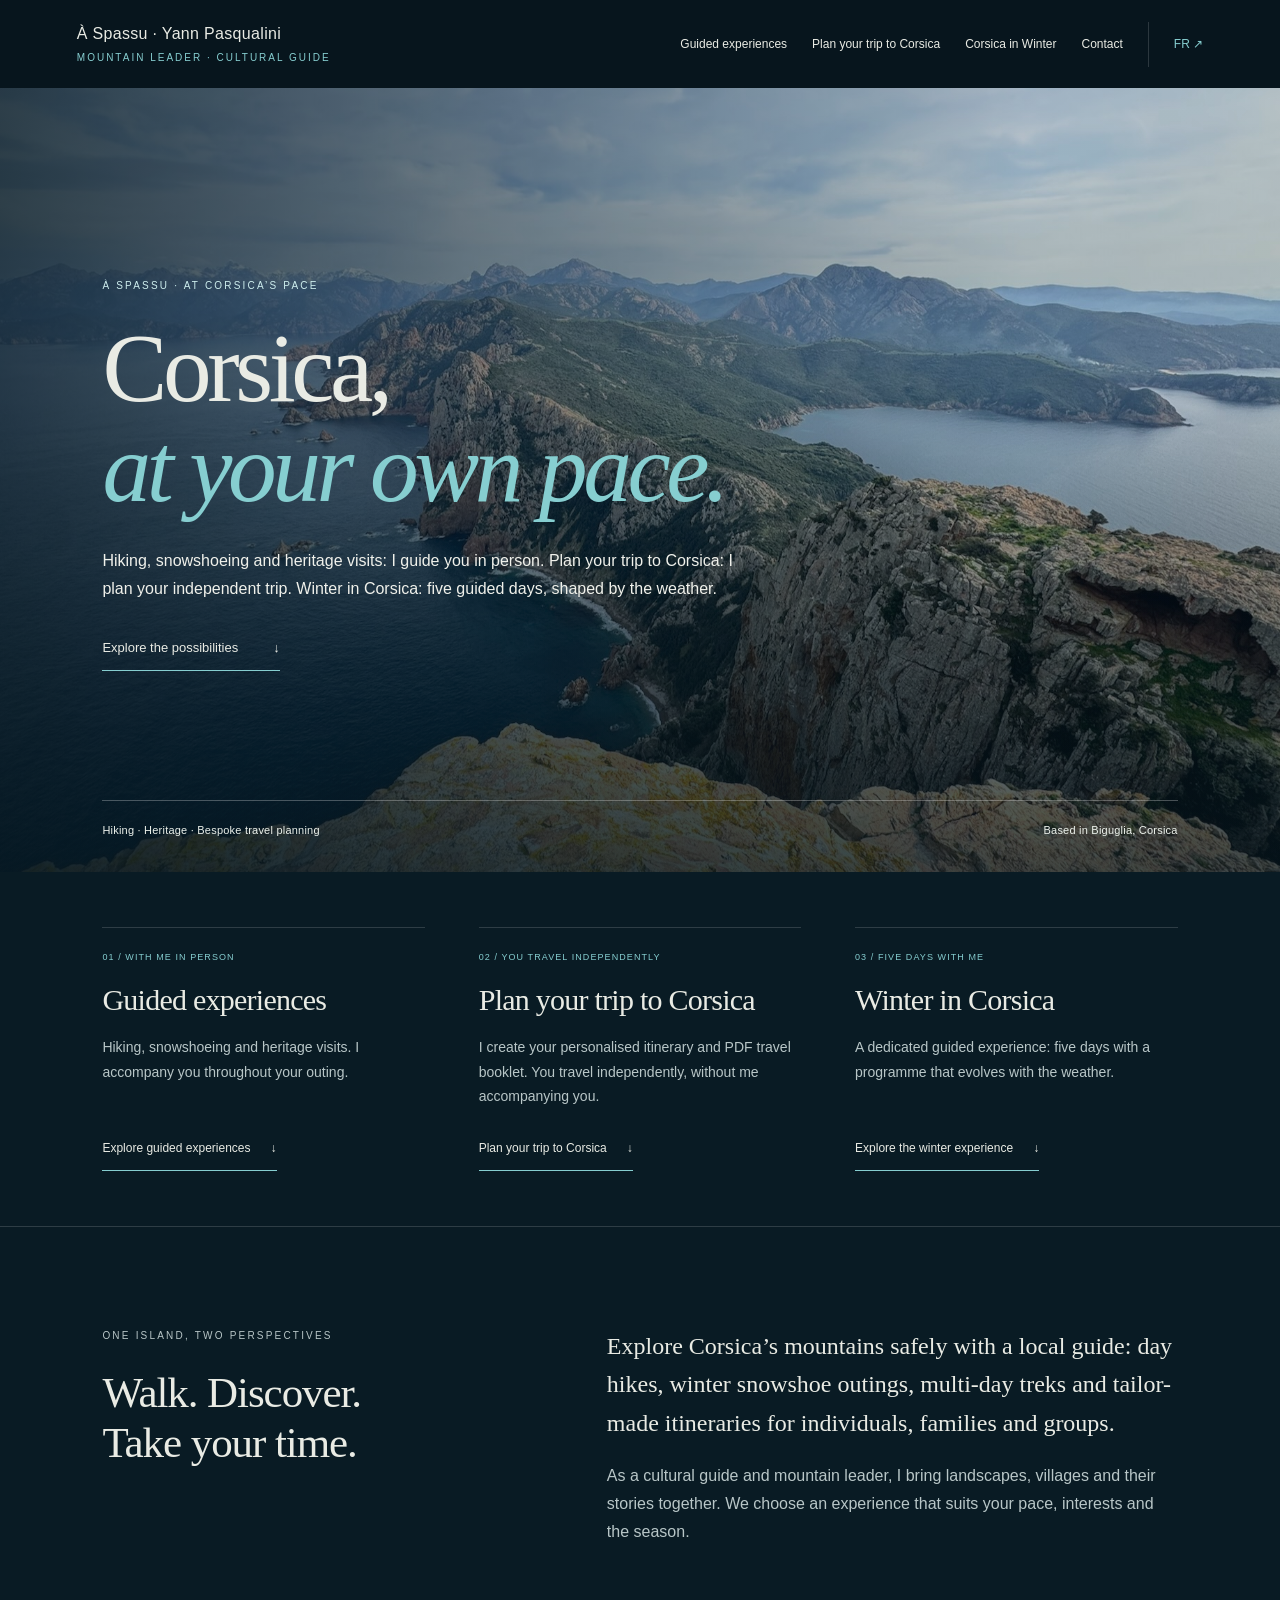
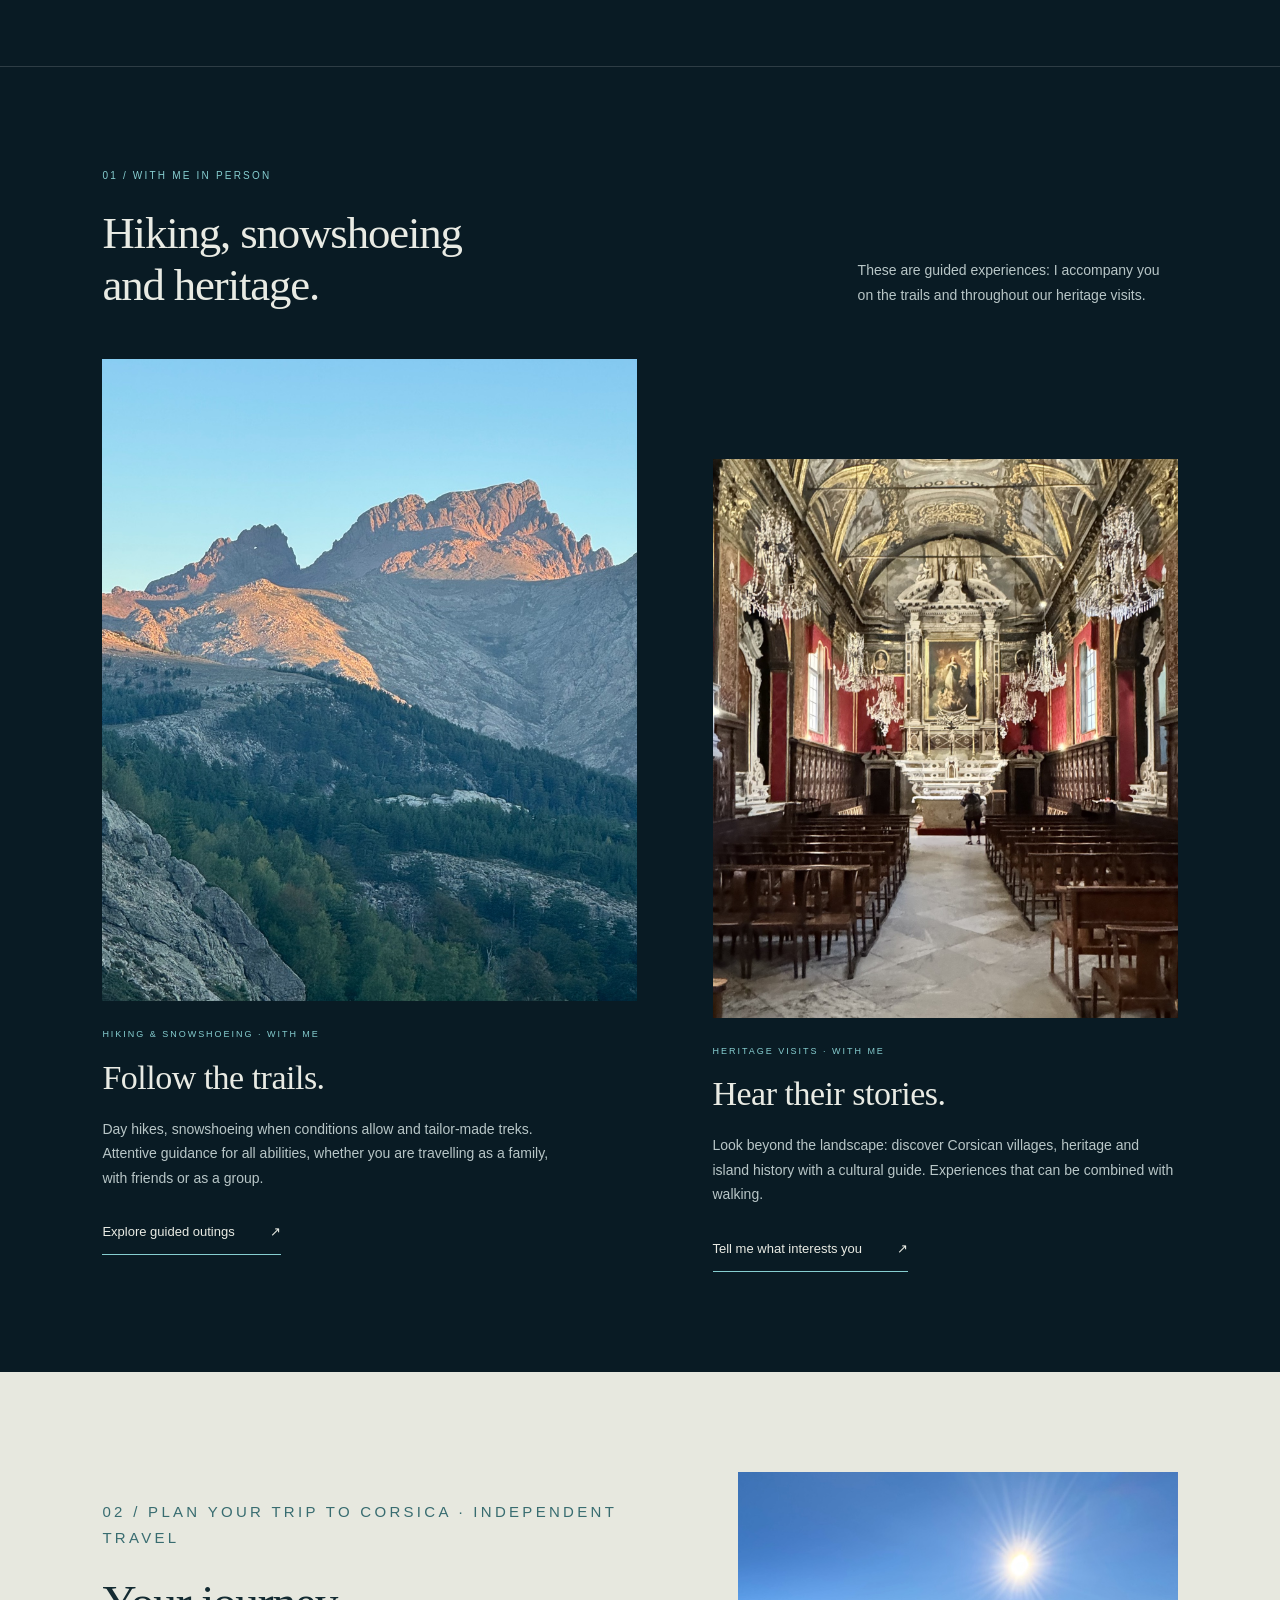
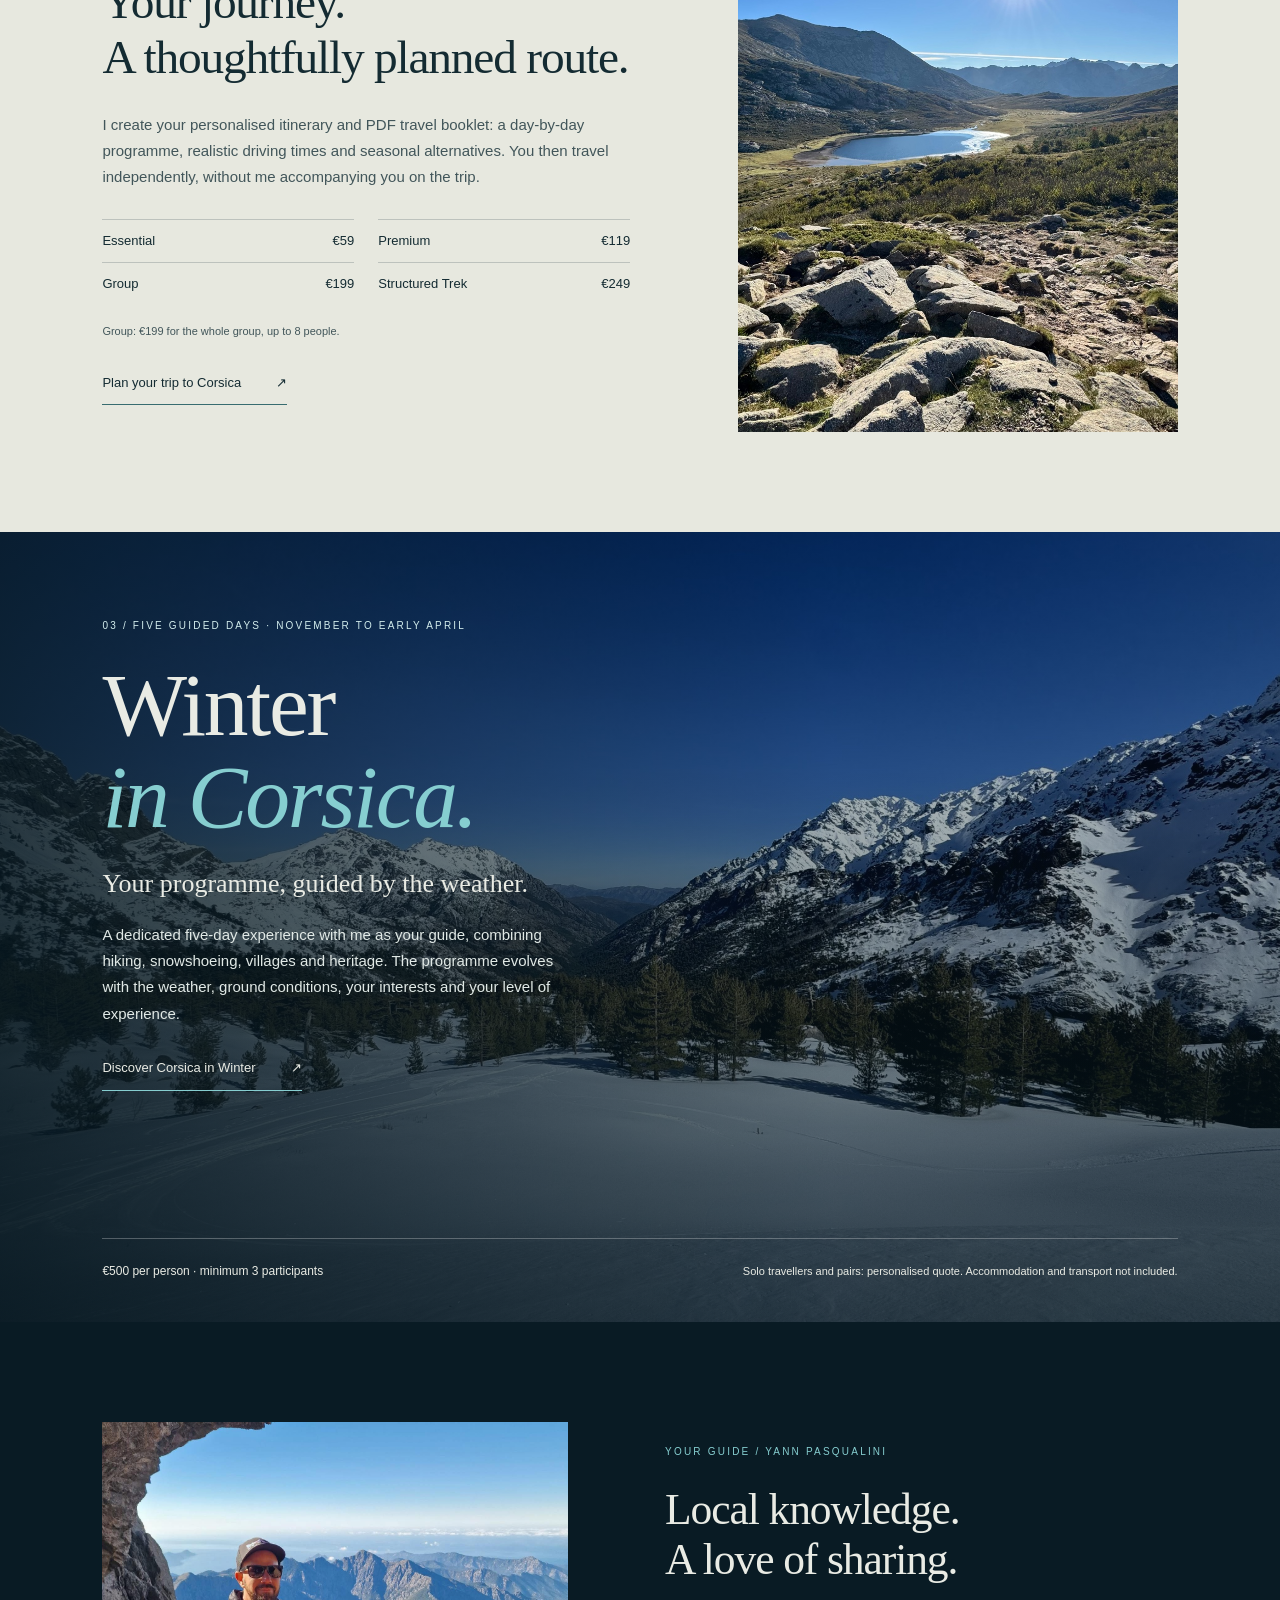
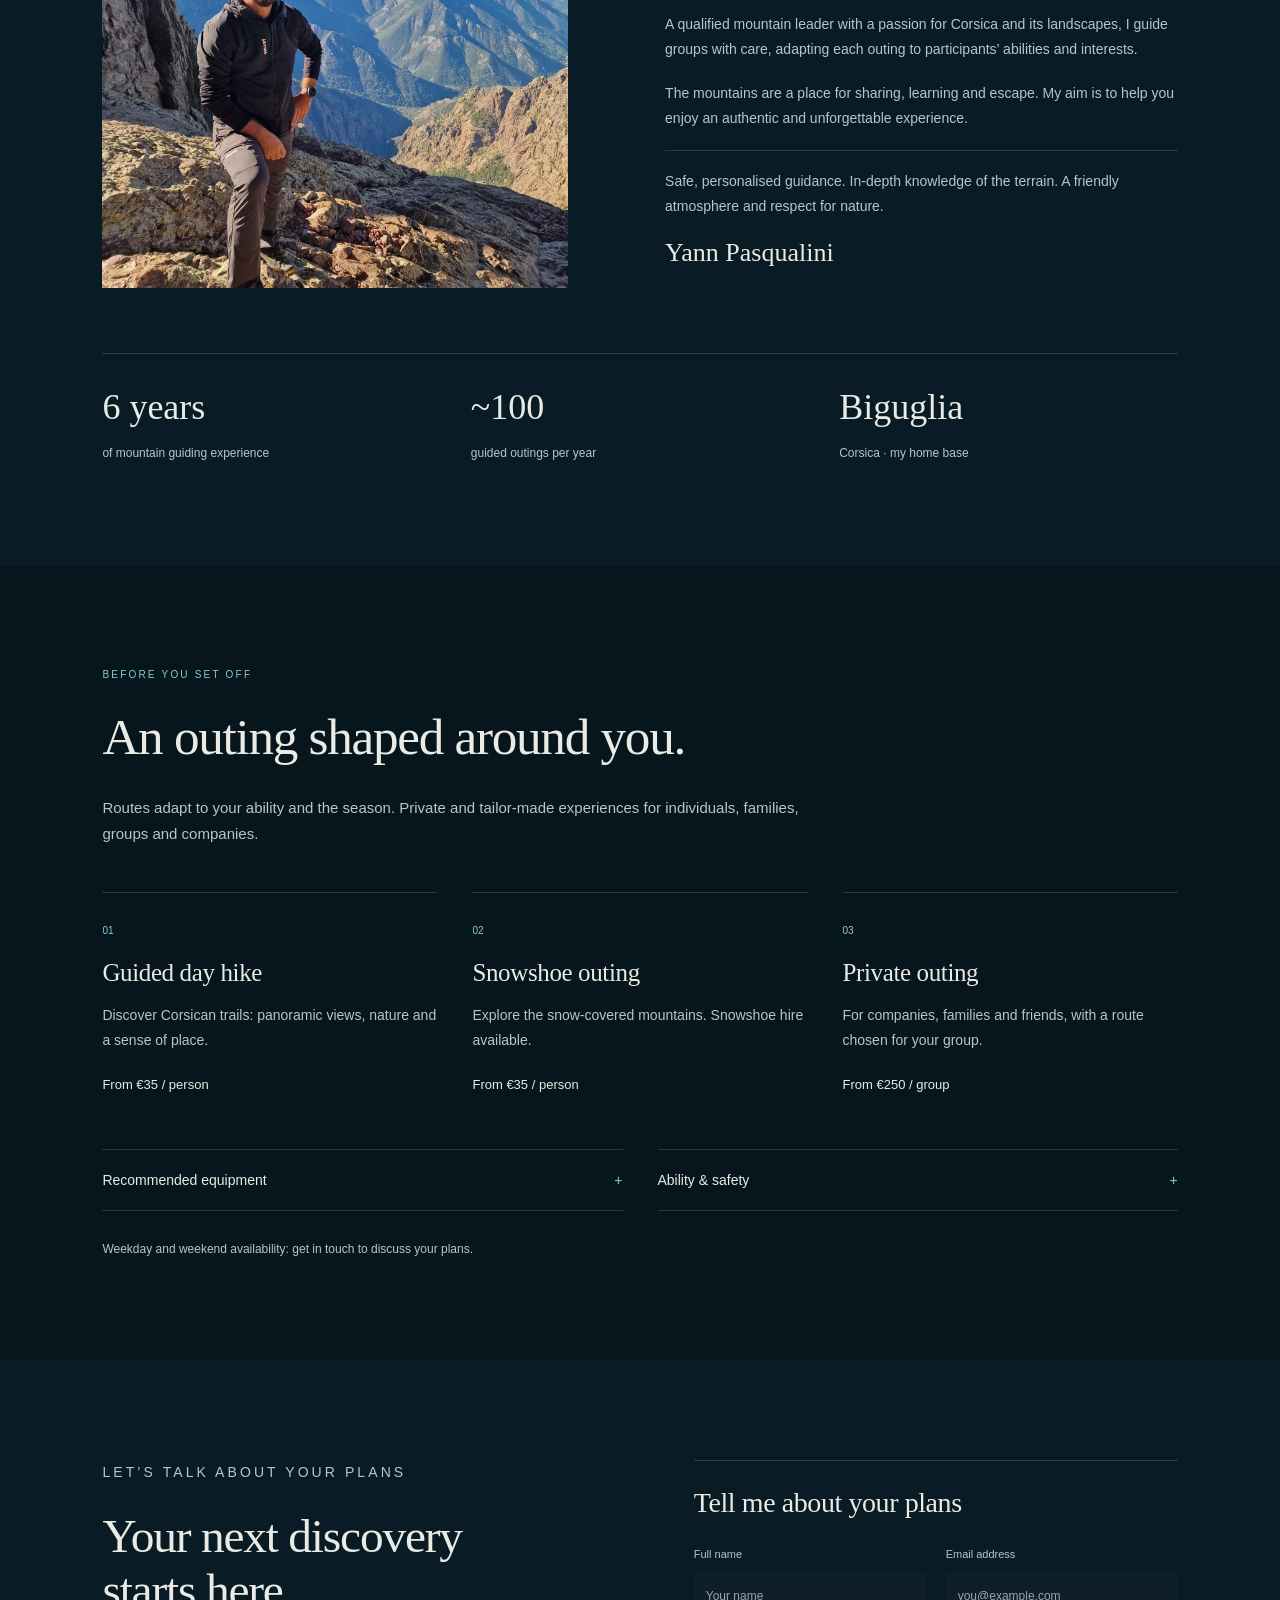
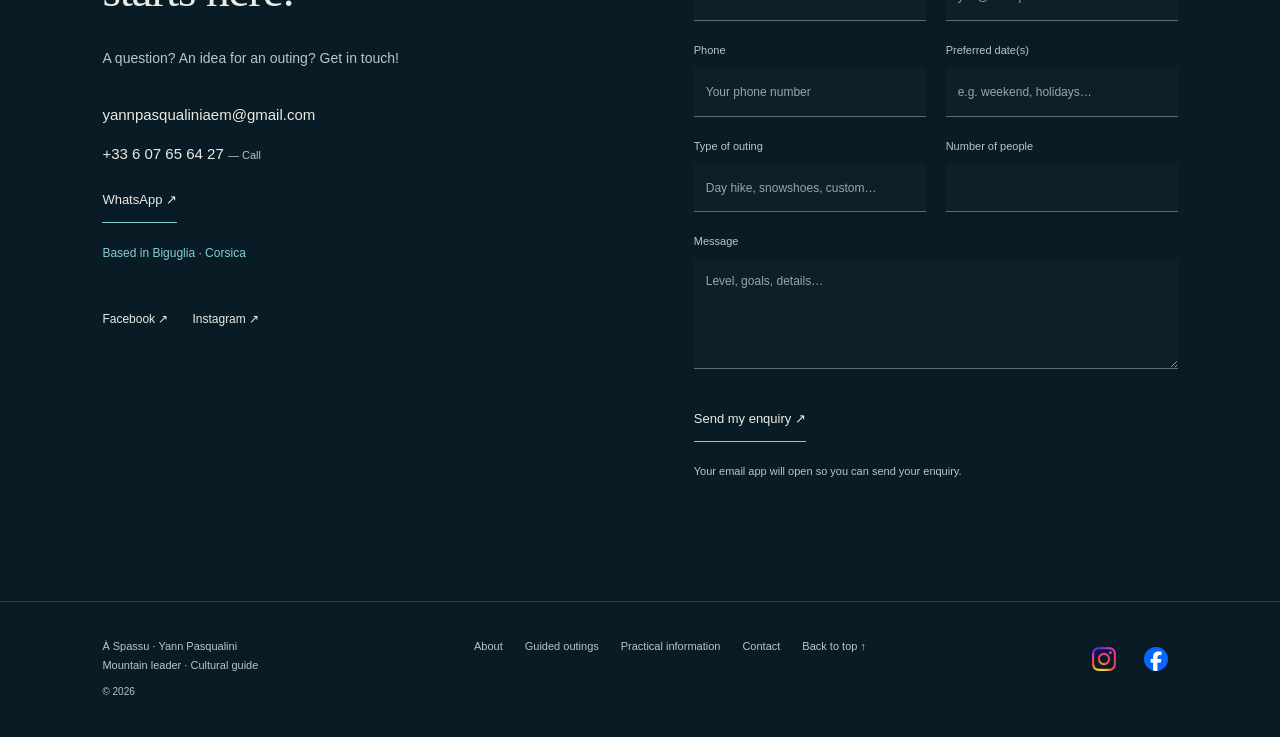
<file: index-en.html>
<!doctype html><html lang="en-GB"><head><meta charset="utf-8"><meta name="viewport" content="width=device-width,initial-scale=1"><title>Discover Corsica | À Spassu – Yann Pasqualini</title><meta name="description" content="Hiking, heritage, bespoke travel planning and winter in Corsica with Yann Pasqualini, mountain leader and cultural guide based in Biguglia."><link rel="alternate" hreflang="fr" href="https://www.aspassu.com/"><link rel="alternate" hreflang="en-GB" href="https://www.aspassu.com/index-en.html"><link rel="stylesheet" href="accueil.css"><script src="accueil.js" defer></script><link rel="canonical" href="https://www.aspassu.com/index-en.html"><script type="application/ld+json">{
  "@context": "https://schema.org",
  "@type": "LocalBusiness",
  "name": "À Spassu – Yann Pasqualini",
  "description": "Hiking guide in Corsica. Guided day hikes, snowshoe outings, multi-day treks and tailor-made routes.",
  "areaServed": "Corsica",
  "address": {
    "@type": "PostalAddress",
    "addressLocality": "Biguglia",
    "addressRegion": "Corsica",
    "addressCountry": "FR"
  },
  "email": "yannpasqualiniaem@gmail.com",
  "telephone": "+33607656427",
  "url": "https://www.aspassu.com/index-en.html",
  "knowsLanguage": [
    "en",
    "fr"
  ],
  "sameAs": [
    "https://www.facebook.com/share/1D5Dq3e9D9/?mibextid=wwXIfr",
    "https://www.instagram.com/aspassu_yannpasqualini"
  ]
}</script><style id="aspassu-social-style">.aspassu-social-links{display:flex;align-items:center;justify-content:center;flex-wrap:wrap;gap:8px;color:inherit}.aspassu-social-links a{display:inline-flex;align-items:center;justify-content:center;width:44px;height:44px;min-width:44px;min-height:44px;padding:10px;box-sizing:border-box;color:inherit;text-decoration:none;border:0;background:transparent;border-radius:4px}.aspassu-social-links a:hover{color:#86ced0}.aspassu-social-links a:focus-visible{outline:2px solid currentColor;outline-offset:3px}.aspassu-social-links svg{display:block;width:24px;height:24px;flex:none}.aspassu-social-footer{padding:18px 24px;color:inherit}.aspassu-social-footer .aspassu-social-links{justify-content:center}.footer .aspassu-social-links{margin-top:12px}footer>.aspassu-social-links{flex-shrink:0}</style></head><body><a class="skip" href="#main">Skip to content</a>
<header><a class="brand" href="#">À Spassu · Yann Pasqualini<small>Mountain leader · Cultural guide</small></a><button class="menu-toggle" aria-expanded="false" aria-controls="navigation" data-close="Close −">Menu +</button><nav id="navigation" aria-label="Main navigation"><a href="#accompagne">Guided experiences</a><a href="/travel-planning.html">Plan your trip to Corsica</a><a href="/corse-en-hiver/winter-in-corsica.html">Corsica in Winter</a><a href="#contact">Contact</a><a class="language" href="/" lang="fr">FR ↗</a></nav></header>
<main id="main"><section class="hero"><img class="hero-photo" src="accueil-assets/panorama-corse.jpg" alt="Corsican coast and mountains" fetchpriority="high"><div class="hero-copy"><p class="eyebrow">À Spassu · At Corsica’s pace</p><h1>Corsica,<br><em>at your own pace.</em></h1><p class="hero-lead">Hiking, snowshoeing and heritage visits: I guide you in person. Plan your trip to Corsica: I plan your independent trip. Winter in Corsica: five guided days, shaped by the weather.</p><a class="text-link" href="#activites">Explore the possibilities <span>↓</span></a></div><div class="hero-bottom"><span>Hiking · Heritage · Bespoke travel planning</span><span>Based in Biguglia, Corsica</span></div></section>
<section class="offer-overview section" id="activites" aria-label="Three ways to discover Corsica"><article><p class="eyebrow">01 / With me in person</p><h2>Guided experiences</h2><p>Hiking, snowshoeing and heritage visits. I accompany you throughout your outing.</p><a class="text-link" href="#accompagne">Explore guided experiences <span>↓</span></a></article><article><p class="eyebrow">02 / You travel independently</p><h2>Plan your trip to Corsica</h2><p>I create your personalised itinerary and PDF travel booklet. You travel independently, without me accompanying you.</p><a class="text-link" href="#travel-planner">Plan your trip to Corsica <span>↓</span></a></article><article><p class="eyebrow">03 / Five days with me</p><h2>Winter in Corsica</h2><p>A dedicated guided experience: five days with a programme that evolves with the weather.</p><a class="text-link" href="#hiver">Explore the winter experience <span>↓</span></a></article></section><section class="section intro"><div><p class="eyebrow">One island, two perspectives</p><h2>Walk. Discover.<br>Take your time.</h2></div><div><p class="lead">Explore Corsica’s mountains safely with a local guide: day hikes, winter snowshoe outings, multi-day treks and tailor-made itineraries for individuals, families and groups.</p><p>As a cultural guide and mountain leader, I bring landscapes, villages and their stories together. We choose an experience that suits your pace, interests and the season.</p></div></section>
<section class="section activities" id="accompagne"><div class="section-heading"><div><p class="eyebrow">01 / With me in person</p><h2>Hiking, snowshoeing<br>and heritage.</h2></div><p>These are guided experiences: I accompany you on the trails and throughout our heritage visits.</p></div><div class="activity-grid"><article><a class="photo mountain" href="/sorties-en.html" aria-label="Explore guided outings"><img src="accueil-assets/paglia-orba.jpg" alt="Sunlight on the mountains of Paglia Orba" loading="lazy" width="864" height="1536"></a><p class="eyebrow">Hiking & snowshoeing · with me</p><h3>Follow the trails.</h3><p>Day hikes, snowshoeing when conditions allow and tailor-made treks. Attentive guidance for all abilities, whether you are travelling as a family, with friends or as a group.</p><a class="text-link" href="/sorties-en.html">Explore guided outings <span>↗</span></a></article><article><div class="photo heritage"><img src="accueil-assets/patrimoine.jpg" alt="Church interior in Bastia" loading="lazy" width="1440" height="2560"></div><p class="eyebrow">Heritage visits · with me</p><h3>Hear their stories.</h3><p>Look beyond the landscape: discover Corsican villages, heritage and island history with a cultural guide. Experiences that can be combined with walking.</p><a class="text-link" href="#contact">Tell me what interests you <span>↗</span></a></article></div></section>
<section class="section planner" id="travel-planner"><div class="planner-copy"><p class="eyebrow">02 / Plan your trip to Corsica · independent travel</p><h2>Your journey.<br>A thoughtfully planned route.</h2><p>I create your personalised itinerary and PDF travel booklet: a day-by-day programme, realistic driving times and seasonal alternatives. You then travel independently, without me accompanying you on the trip.</p><ul class="tiers"><li><span>Essential</span><strong>€59</strong></li><li><span>Premium</span><strong>€119</strong></li><li><span>Group</span><strong>€199</strong></li><li><span>Structured Trek</span><strong>€249</strong></li></ul><p class="fine">Group: €199 for the whole group, up to 8 people.</p><a class="text-link" href="/travel-planning.html">Plan your trip to Corsica <span>↗</span></a></div><div class="photo lake"><img src="accueil-assets/lac-montagne.jpg" alt="A trail and lake in the Corsican mountains" loading="lazy" width="1152" height="2048"></div></section>
<section class="winter" id="hiver"><picture><source media="(max-width:700px)" srcset="accueil-assets/hiver-mobile.jpg"><img src="accueil-assets/hiver.jpg" alt="Snow-covered valley and mountains at Asco" loading="lazy"></picture><div class="winter-copy"><p class="eyebrow">03 / Five guided days · November to early April</p><h2>Winter<br><em>in Corsica.</em></h2><p class="winter-tag">Your programme, guided by the weather.</p><p>A dedicated five-day experience with me as your guide, combining hiking, snowshoeing, villages and heritage. The programme evolves with the weather, ground conditions, your interests and your level of experience.</p><a class="text-link" href="/corse-en-hiver/winter-in-corsica.html">Discover Corsica in Winter <span>↗</span></a></div><div class="winter-bottom"><strong>€500 per person · minimum 3 participants</strong><p>Solo travellers and pairs: personalised quote. Accommodation and transport not included.</p></div></section>
<section class="section guide" id="apropos"><div class="photo portrait"><img src="accueil-assets/portrait.jpg" alt="Yann Pasqualini in the mountains at Tafunatu" width="1500" height="1500" loading="lazy"></div><div><p class="eyebrow">Your guide / Yann Pasqualini</p><h2>Local knowledge.<br>A love of sharing.</h2><p>A qualified mountain leader with a passion for Corsica and its landscapes, I guide groups with care, adapting each outing to participants’ abilities and interests.</p><p>The mountains are a place for sharing, learning and escape. My aim is to help you enjoy an authentic and unforgettable experience.</p><p class="fine values">Safe, personalised guidance. In-depth knowledge of the terrain. A friendly atmosphere and respect for nature.</p><p class="signature">Yann Pasqualini</p></div><div class="stats"><div><strong>6 years</strong><span>of mountain guiding experience</span></div><div><strong>~100</strong><span>guided outings per year</span></div><div><strong>Biguglia</strong><span>Corsica · my home base</span></div></div></section>
<section class="section practical" id="sorties"><p class="eyebrow">Before you set off</p><h2>An outing shaped around you.</h2><p class="section-lead">Routes adapt to your ability and the season. Private and tailor-made experiences for individuals, families, groups and companies.</p><div class="trip-grid"><article><span class="number">01</span><h3>Guided day hike</h3><p>Discover Corsican trails: panoramic views, nature and a sense of place.</p><p class="trip-price">From €35 / person</p></article><article><span class="number">02</span><h3>Snowshoe outing</h3><p>Explore the snow-covered mountains. Snowshoe hire available.</p><p class="trip-price">From €35 / person</p></article><article><span class="number">03</span><h3>Private outing</h3><p>For companies, families and friends, with a route chosen for your group.</p><p class="trip-price">From €250 / group</p></article></div><div class="practical-details" id="infos"><details><summary>Recommended equipment</summary><p>Walking boots, suitable layered clothing (three layers), water and snacks, and sun protection. Walking poles recommended.</p></details><details><summary>Ability & safety</summary><p>For beginners and experienced walkers. Routes adapted to the weather, with qualified guidance.</p></details></div><p class="fine availability">Weekday and weekend availability: get in touch to discuss your plans.</p></section>
<section class="section contact" id="contact"><div class="contact-copy"><p class="eyebrow">Let’s talk about your plans</p><h2>Your next discovery<br>starts here.</h2><p>A question? An idea for an outing? Get in touch!</p><div class="direct"><a href="mailto:yannpasqualiniaem@gmail.com">yannpasqualiniaem@gmail.com</a><a href="tel:+33607656427">+33 6 07 65 64 27 <small>— Call</small></a><a class="text-link" href="https://wa.me/33607656427" target="_blank" rel="noopener noreferrer">WhatsApp ↗</a><p>Based in Biguglia · Corsica</p></div><div class="social"><a href="https://www.facebook.com/share/1D5Dq3e9D9/?mibextid=wwXIfr" target="_blank" rel="noopener noreferrer">Facebook ↗</a><a href="https://www.instagram.com/aspassu_yannpasqualini" target="_blank" rel="noopener noreferrer">Instagram ↗</a></div></div><div class="form-wrap"><h3>Tell me about your plans</h3><form action="mailto:yannpasqualiniaem@gmail.com" method="post" enctype="text/plain">
              <div>
                <label for="name">Full name</label>
                <input type="text" id="name" name="Name" placeholder="Your name" required />
              </div>

              <div>
                <label for="email">Email address</label>
                <input type="email" id="email" name="Email" placeholder="you@example.com" required />
              </div>

              <div>
                <label for="phone">Phone</label>
                <input type="tel" id="phone" name="Phone" placeholder="Your phone number" />
              </div>

              <div>
                <label for="date">Preferred date(s)</label>
                <input type="text" id="date" name="Dates" placeholder="e.g. weekend, holidays…" />
              </div>

              <div>
                <label for="type">Type of outing</label>
                <input type="text" id="type" name="Outing type" placeholder="Day hike, snowshoes, custom…" />
              </div>

              <div>
                <label for="people">Number of people</label>
                <input type="number" id="people" name="Group size" min="1" />
              </div>

              <div>
                <label for="message">Message</label>
                <textarea id="message" name="Message" placeholder="Level, goals, details…" required></textarea>
              </div>

              <button type="submit" class="text-link submit">Send my enquiry ↗</button>
            </form><p class="fine">Your email app will open so you can send your enquiry.</p></div></section></main>
<footer><div>À Spassu · Yann Pasqualini<br>Mountain leader · Cultural guide<br><span>© 2026</span></div><div class="footer-links"><a href="#apropos">About</a><a href="/sorties-en.html">Guided outings</a><a href="#infos">Practical information</a><a href="#contact">Contact</a><a href="#">Back to top ↑</a></div><div class="aspassu-social-links" role="group" aria-label="Social media"><a href="https://www.instagram.com/aspassu_yannpasqualini" target="_blank" rel="noopener noreferrer" aria-label="Instagram — À Spassu (opens in a new tab)" title="Instagram"><img src="/social-assets/instagram.png" width="24" height="24" alt="" aria-hidden="true" style="display:block;width:24px;height:24px;flex:none"></a><a href="https://www.facebook.com/share/1D5Dq3e9D9/?mibextid=wwXIfr" target="_blank" rel="noopener noreferrer" aria-label="Facebook — À Spassu (opens in a new tab)" title="Facebook"><img src="/social-assets/facebook.png" width="24" height="24" alt="" aria-hidden="true" style="display:block;width:24px;height:24px;flex:none"></a></div></footer></body></html>
</file>
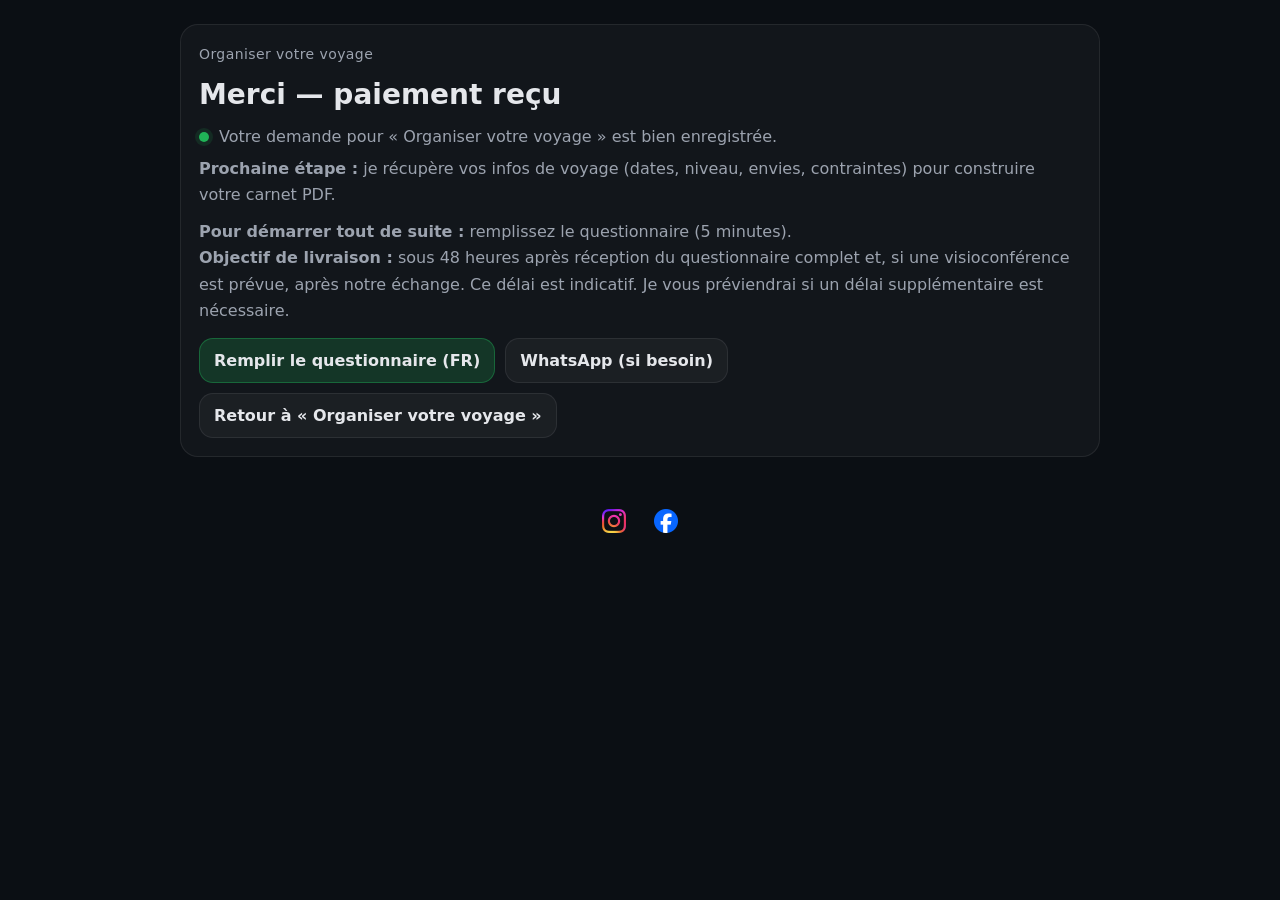
<file: merci-travel-planner.html>
<!doctype html>
<html lang="fr">
<head>
<meta name="robots" content="noindex,nofollow">
  <meta charset="utf-8" />
  <meta name="viewport" content="width=device-width, initial-scale=1" />
  <title>Merci — Organiser votre voyage | Yann Pasqualini</title>
  <meta name="description" content="Confirmation de paiement — prochaines étapes Organiser votre voyage." />
  <link rel="canonical" href="https://www.aspassu.com/merci-travel-planner.html" />

  <style>
    :root{
      --bg:#0b0f14;
      --muted:#9ca3af;
      --text:#e5e7eb;
      --accent:#22c55e;
      --border:rgba(255,255,255,.08);
    }
    body{ margin:0; font-family: system-ui, -apple-system, Segoe UI, Roboto, Arial, sans-serif; background:var(--bg); color:var(--text); }
    a{ color:inherit; }
    .wrap{ max-width: 920px; margin:0 auto; padding: 24px 18px; }
    .card{
      border:1px solid var(--border); background: rgba(255,255,255,.03);
      border-radius:18px; padding:18px;
    }
    h1{ margin:0 0 6px 0; font-size:28px; }
    p{ margin:10px 0; color:var(--muted); line-height:1.65; }
    .ok{ display:inline-flex; align-items:center; gap:10px; margin:10px 0 0 0; }
    .dot{ width:10px; height:10px; border-radius:999px; background: rgba(34,197,94,.9); box-shadow: 0 0 0 4px rgba(34,197,94,.12); }
    .btnRow{ display:flex; gap:10px; flex-wrap:wrap; margin-top:14px; }
    .btn{
      display:inline-block; padding:12px 14px; border-radius:14px;
      border:1px solid var(--border); background: rgba(255,255,255,.04);
      font-weight:700; text-decoration:none;
    }
    .btnPrimary{ background: rgba(34,197,94,.18); border-color: rgba(34,197,94,.35); }
    .small{ font-size:12px; color:var(--muted); margin-top:12px; }
    .footer{ margin-top:18px; padding-top:14px; border-top:1px solid var(--border); color:var(--muted); font-size:12px; }
  </style>
<style id="aspassu-social-style">.aspassu-social-links{display:flex;align-items:center;justify-content:center;flex-wrap:wrap;gap:8px;color:inherit}.aspassu-social-links a{display:inline-flex;align-items:center;justify-content:center;width:44px;height:44px;min-width:44px;min-height:44px;padding:10px;box-sizing:border-box;color:inherit;text-decoration:none;border:0;background:transparent;border-radius:4px}.aspassu-social-links a:hover{color:#86ced0}.aspassu-social-links a:focus-visible{outline:2px solid currentColor;outline-offset:3px}.aspassu-social-links svg{display:block;width:24px;height:24px;flex:none}.aspassu-social-footer{padding:18px 24px;color:inherit}.aspassu-social-footer .aspassu-social-links{justify-content:center}.footer .aspassu-social-links{margin-top:12px}footer>.aspassu-social-links{flex-shrink:0}</style></head>

<body>
  <div class="wrap">
    <div class="card">
      <p style="font-size:14px;letter-spacing:.03em;margin:0 0 12px">Organiser votre voyage</p>
      <h1>Merci — paiement reçu</h1>
      <div class="ok"><span class="dot"></span><span style="color:var(--muted)">Votre demande pour « Organiser votre voyage » est bien enregistrée.</span></div>

      <p><b>Prochaine étape :</b> je récupère vos infos de voyage (dates, niveau, envies, contraintes) pour construire votre carnet PDF.</p>

      
        <p>
  <b>Pour démarrer tout de suite :</b> remplissez le questionnaire (5 minutes).
  <br/><b>Objectif de livraison :</b> sous 48 heures après réception du questionnaire complet et, si une visioconférence est prévue, après notre échange. Ce délai est indicatif. Je vous préviendrai si un délai supplémentaire est nécessaire.
</p>

<div class="btnRow">
  <a class="btn btnPrimary"
     href="https://docs.google.com/forms/d/e/1FAIpQLSe2CD0jyaKNC-u-6hOI-fLCk8eEVoJf1beZJxYCwF_aVXn6uw/viewform?usp=header"
     target="_blank" rel="noopener">Remplir le questionnaire (FR)</a>

  <a class="btn"
     href="https://wa.me/33607656427"
     target="_blank" rel="noopener">WhatsApp (si besoin)</a>

  <a class="btn" href="https://www.aspassu.com/planification-voyage.html">Retour à « Organiser votre voyage »</a>
</div>

    </div>
  </div>
<footer class="aspassu-social-footer"><div class="aspassu-social-links" role="group" aria-label="Réseaux sociaux"><a href="https://www.instagram.com/aspassu_yannpasqualini" target="_blank" rel="noopener noreferrer" aria-label="Instagram — À Spassu (nouvel onglet)" title="Instagram"><img src="/social-assets/instagram.png" width="24" height="24" alt="" aria-hidden="true" style="display:block;width:24px;height:24px;flex:none"></a><a href="https://www.facebook.com/share/1D5Dq3e9D9/?mibextid=wwXIfr" target="_blank" rel="noopener noreferrer" aria-label="Facebook — À Spassu (nouvel onglet)" title="Facebook"><img src="/social-assets/facebook.png" width="24" height="24" alt="" aria-hidden="true" style="display:block;width:24px;height:24px;flex:none"></a></div></footer></body>
</html>
</file>
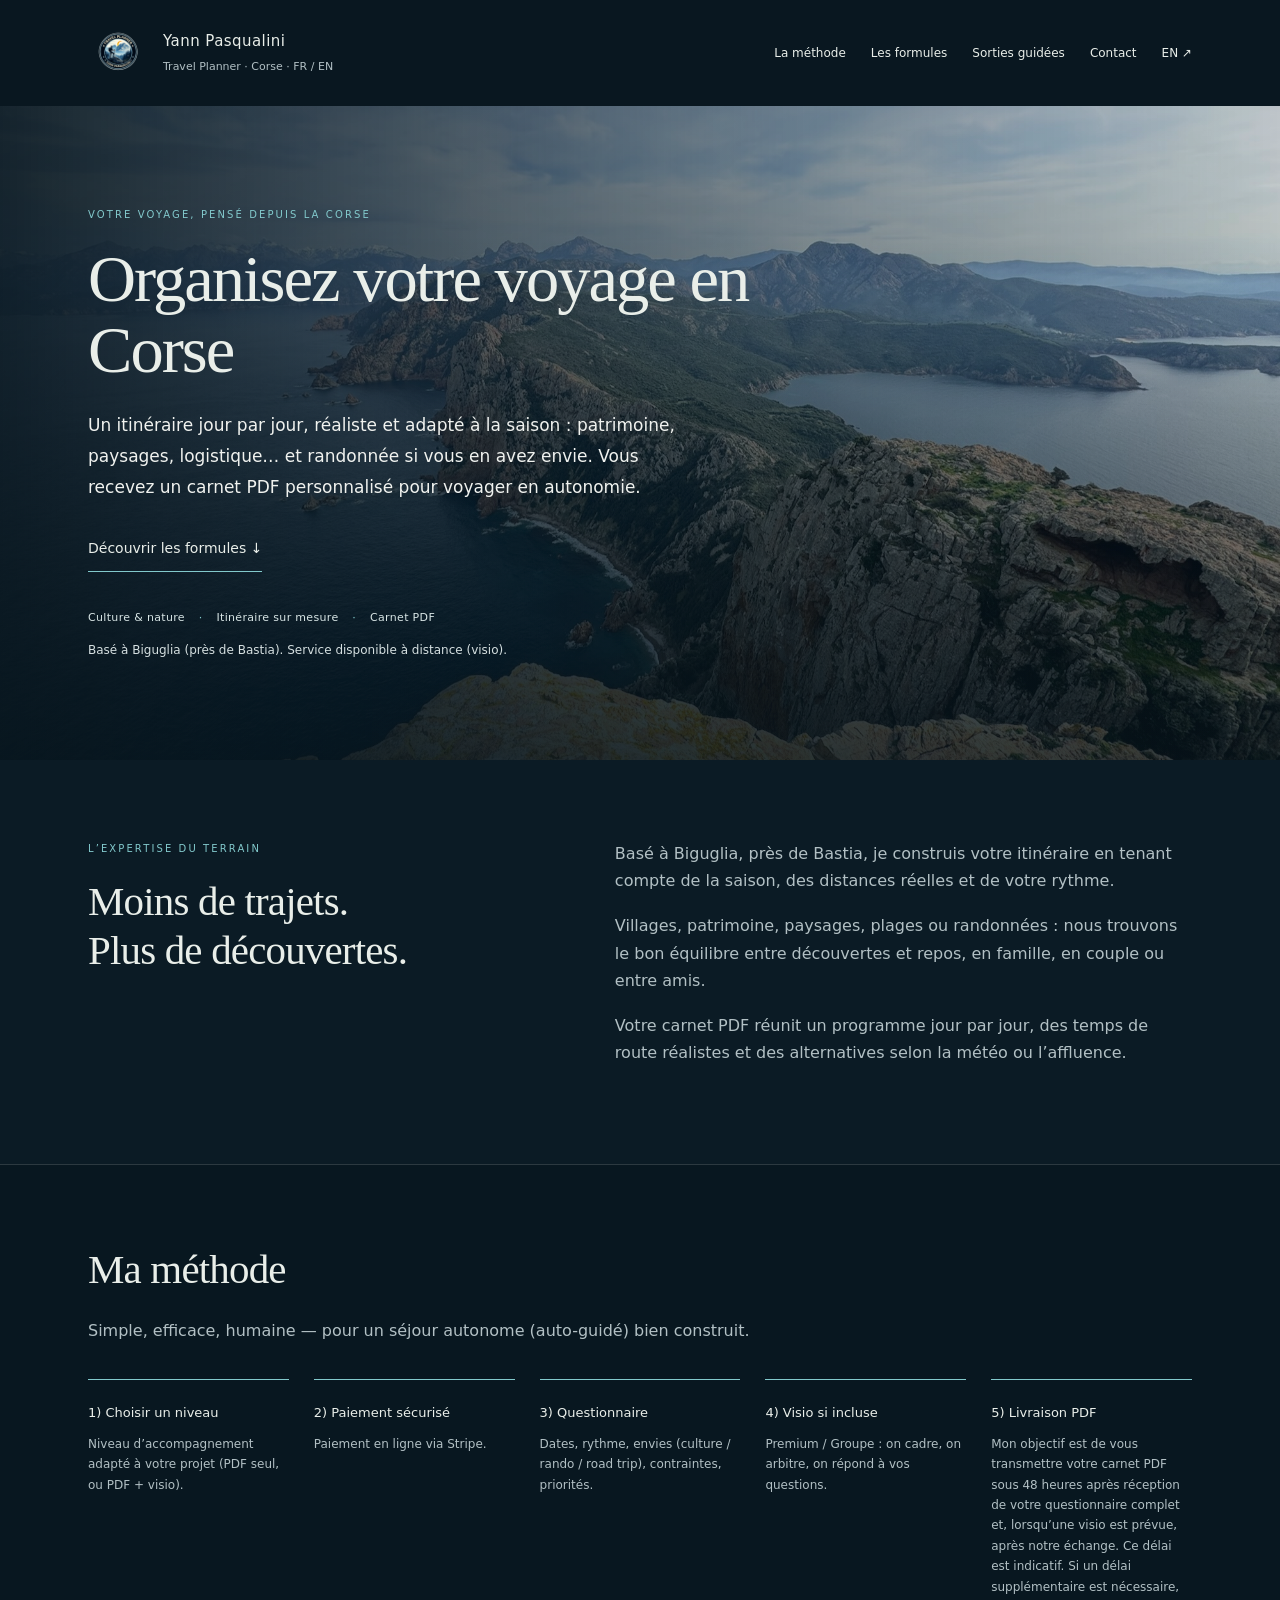
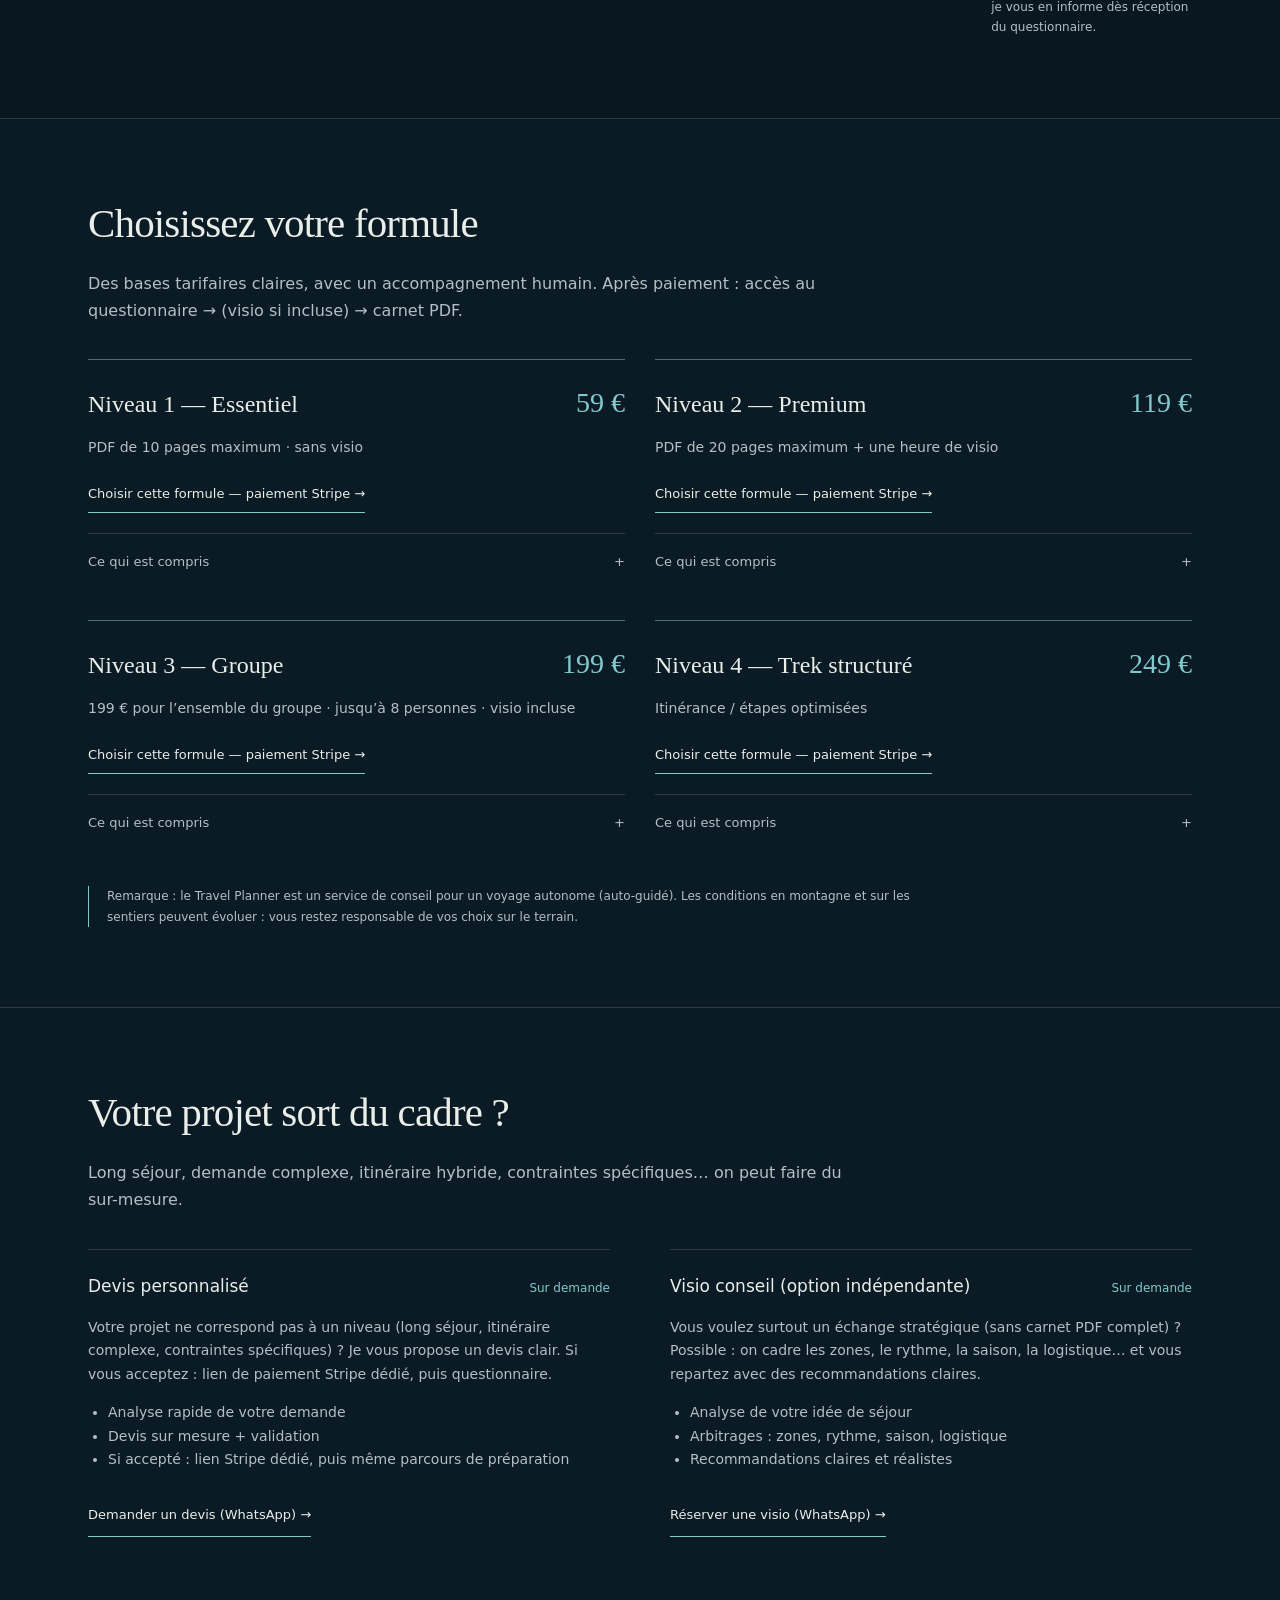
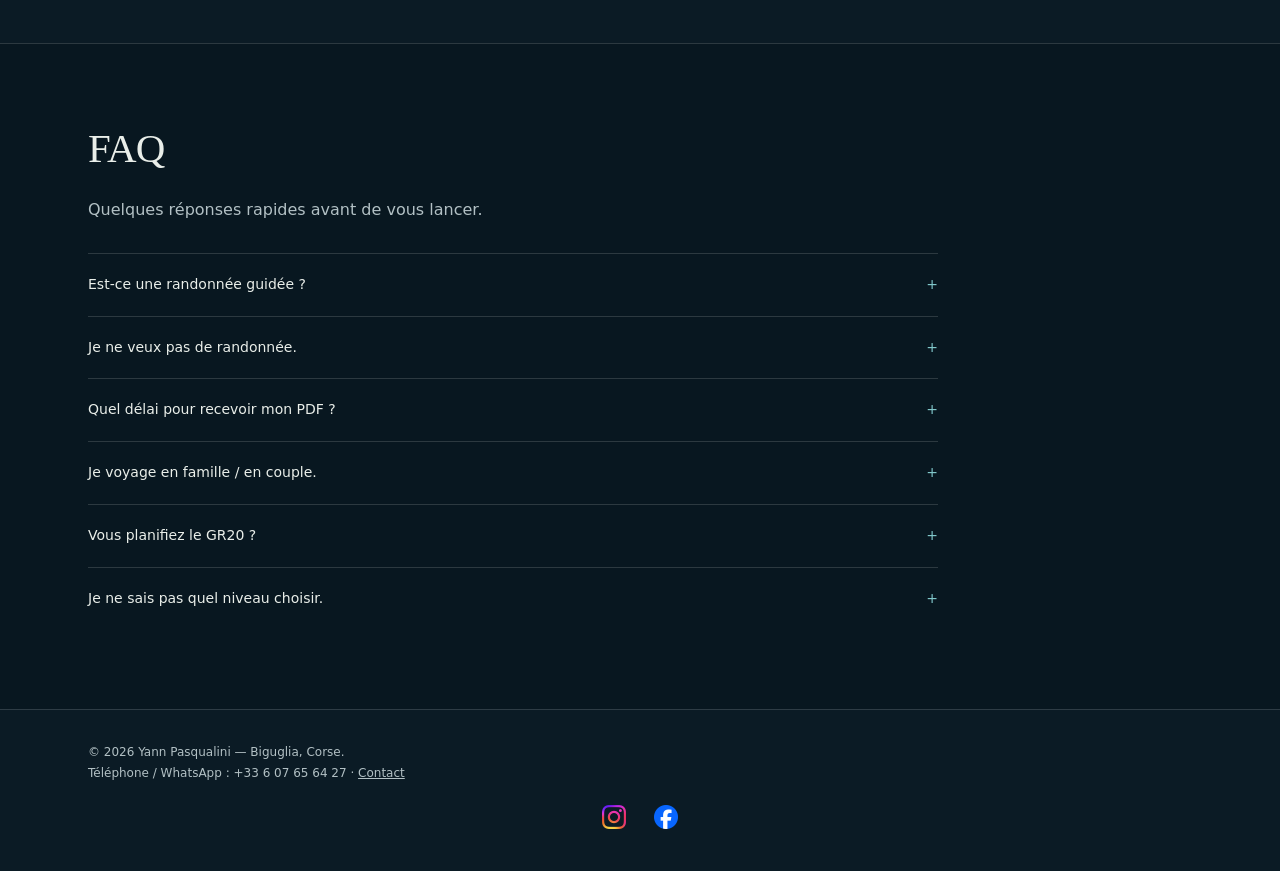
<file: planification-voyage.html>
<!DOCTYPE html>
<html lang="fr">
<head>
  <meta charset="utf-8" />
  <meta name="viewport" content="width=device-width, initial-scale=1" />

  <title>Organiser votre voyage en Corse | À Spassu – Yann Pasqualini</title>
  <meta name="description" content="Organisez votre voyage en Corse avec un expert local : itinéraires sur mesure, patrimoine, paysages et logistique réaliste adaptée à la saison. Carnet PDF personnalisé." />

  <link rel="canonical" href="https://www.aspassu.com/planification-voyage.html" />

  <!-- hreflang -->
  <link rel="alternate" hreflang="fr" href="https://www.aspassu.com/planification-voyage.html" />
  <link rel="alternate" hreflang="en" href="https://www.aspassu.com/travel-planning.html" />
  <link rel="alternate" hreflang="x-default" href="https://www.aspassu.com/" />

  <!-- Open Graph -->
  <meta property="og:title" content="Organiser votre voyage en Corse | À Spassu – Yann Pasqualini" />
  <meta property="og:description" content="Itinéraires sur mesure et réalistes pour la Corse — patrimoine, paysages, logistique et conseils saisonniers, conçus par un expert local." />
  <meta property="og:url" content="https://www.aspassu.com/planification-voyage.html" />
  <meta property="og:type" content="website" />
  <meta property="og:locale" content="fr_FR" />
  <meta property="og:site_name" content="À Spassu – Yann Pasqualini" />
  <meta property="og:image" content="https://www.aspassu.com/images/images/images/transversale-corte-ota.jpg?v=3" />

  <!-- Twitter Card -->
  <meta name="twitter:card" content="summary_large_image" />
  <meta name="twitter:title" content="Organiser votre voyage en Corse | À Spassu – Yann Pasqualini" />
  <meta name="twitter:description" content="Planification de voyage en Corse : itinéraires sur mesure, patrimoine, paysages & logistique réaliste adaptée à la saison." />
  <meta name="twitter:image" content="https://www.aspassu.com/images/images/images/transversale-corte-ota.jpg?v=3" />

  <!-- JSON-LD -->
  <script type="application/ld+json">{
  "@context": "https://schema.org",
  "@type": "LocalBusiness",
  "name": "À Spassu – Yann Pasqualini",
  "description": "Organiser votre voyage en Corse : itinéraires personnalisés et carnet PDF pour voyager en autonomie, avec des conseils adaptés à la saison.",
  "url": "https://www.aspassu.com/",
  "telephone": "+33607656427",
  "address": {
    "@type": "PostalAddress",
    "streetAddress": "267 route de Pétrèle",
    "postalCode": "20620",
    "addressLocality": "Biguglia",
    "addressCountry": "FR"
  },
  "knowsLanguage": [
    "fr",
    "en"
  ]
}</script>

  <link rel="stylesheet" href="travel-planner-assets/style.css">
<style id="aspassu-social-style">.aspassu-social-links{display:flex;align-items:center;justify-content:center;flex-wrap:wrap;gap:8px;color:inherit}.aspassu-social-links a{display:inline-flex;align-items:center;justify-content:center;width:44px;height:44px;min-width:44px;min-height:44px;padding:10px;box-sizing:border-box;color:inherit;text-decoration:none;border:0;background:transparent;border-radius:4px}.aspassu-social-links a:hover{color:#86ced0}.aspassu-social-links a:focus-visible{outline:2px solid currentColor;outline-offset:3px}.aspassu-social-links svg{display:block;width:24px;height:24px;flex:none}.aspassu-social-footer{padding:18px 24px;color:inherit}.aspassu-social-footer .aspassu-social-links{justify-content:center}.footer .aspassu-social-links{margin-top:12px}footer>.aspassu-social-links{flex-shrink:0}</style></head>

<body><a class="skip" href="#contenu">Aller au contenu</a>

  <div class="wrap">
    <div class="nav container">
      <div class="brand">
        <img src="travel-planner-assets/logo.png"
             alt="Yann Pasqualini Travel Planner logo" />
        <div>
          <p class="brandTitle">Yann Pasqualini</p>
          <p class="brandSub">Travel Planner · Corse · FR / EN</p>
        </div>
      </div>

      <button class="menuToggle" aria-expanded="false" aria-controls="navigation">Menu +</button><nav class="menu" id="navigation" aria-label="Navigation principale">
        <a href="#methode">La méthode</a><a href="#niveaux">Les formules</a>
        <a href="https://www.aspassu.com/sorties.html">Sorties guidées</a>
        <a href="https://www.aspassu.com/#contact">Contact</a>
        <a href="travel-planning.html" lang="en">EN ↗</a>
      </nav>
    </div>
  </div>

  <main id="contenu"><!-- HERO -->
  <section class="tp-hero" aria-label="Travel Planner Corse">
    <div class="tp-hero__overlay"></div>

    <header class="tp-hero__content">
      <p class="eyebrow">Votre voyage, pensé depuis la Corse</p><h1 class="tp-hero__title">Organisez votre voyage en Corse</h1>
      <p class="tp-hero__subtitle">
        Un itinéraire jour par jour, réaliste et adapté à la saison : patrimoine, paysages, logistique…
        et randonnée si vous en avez envie. Vous recevez un carnet PDF personnalisé pour voyager en autonomie.
      </p>

      <a class="tp-hero__cta" href="#niveaux">Découvrir les formules ↓</a>

      <p class="heroFacts">Culture & nature <span>·</span> Itinéraire sur mesure <span>·</span> Carnet PDF</p>

      <p>
        Basé à Biguglia (près de Bastia). Service disponible à distance (visio).
      </p>
    </header>
  </section>

<section class="band introduction"><div class="container introGrid"><div><p class="eyebrow">L’expertise du terrain</p><h2 class="tp-section__title">Moins de trajets.<br>Plus de découvertes.</h2></div><div><p class="leadText">Basé à Biguglia, près de Bastia, je construis votre itinéraire en tenant compte de la saison, des distances réelles et de votre rythme.</p><p class="leadText">Villages, patrimoine, paysages, plages ou randonnées : nous trouvons le bon équilibre entre découvertes et repos, en famille, en couple ou entre amis.</p><p class="leadText">Votre carnet PDF réunit un programme jour par jour, des temps de route réalistes et des alternatives selon la météo ou l’affluence.</p></div></div></section>  <!-- BAND 2 : MÉTHODE -->
  <section class="band band--dark band--line" id="methode">
    <div class="container">
      <h2 class="tp-section__title">Ma méthode</h2>
      <p class="tp-section__lead">
        Simple, efficace, humaine — pour un séjour autonome (auto-guidé) bien construit.
      </p>

      <div class="steps">
        <div class="step">
          <b>1) Choisir un niveau</b>
          <p>Niveau d’accompagnement adapté à votre projet (PDF seul, ou PDF + visio).</p>
        </div>
        <div class="step">
          <b>2) Paiement sécurisé</b>
          <p>Paiement en ligne via Stripe.</p>
        </div>
        <div class="step">
          <b>3) Questionnaire</b>
          <p>Dates, rythme, envies (culture / rando / road trip), contraintes, priorités.</p>
        </div>
        <div class="step">
          <b>4) Visio si incluse</b>
          <p>Premium / Groupe : on cadre, on arbitre, on répond à vos questions.</p>
        </div>
        <div class="step">
          <b>5) Livraison PDF</b>
          <p>Mon objectif est de vous transmettre votre carnet PDF sous 48 heures après réception de votre questionnaire complet et, lorsqu’une visio est prévue, après notre échange. Ce délai est indicatif. Si un délai supplémentaire est nécessaire, je vous en informe dès réception du questionnaire.</p>
        </div>
      </div>
    </div>
  </section>

  <!-- BAND 3 : NIVEAUX -->
  <section class="band band--soft band--line" id="niveaux">
    <div class="container">
      <h2 class="tp-section__title">Choisissez votre formule</h2>
      <p class="tp-section__lead">
        Des bases tarifaires claires, avec un accompagnement humain.
        Après paiement : accès au questionnaire → (visio si incluse) → carnet PDF.
      </p>

      <div class="tp-grid">
        <article class="package"><a class="tp-card" href="https://buy.stripe.com/fZu3cuePh3au80levofEk00" target="_blank" rel="noopener">
          <div class="tp-card__top">
            <div class="tp-card__badge">Niveau 1 — Essentiel</div>
            <div class="tp-card__price">59 €</div>
          </div>
          <div class="tp-card__desc">PDF de 10 pages maximum · sans visio</div>
          <div class="tp-card__btn">Choisir cette formule — paiement Stripe →</div>
        </a><details class="packageDetails"><summary>Ce qui est compris <span aria-hidden="true">+</span></summary><div class="packageBody">
          
          <p>Un carnet de voyage personnalisé au format PDF, de 10 pages maximum, couverture et annexes comprises, comprenant votre itinéraire jour par jour et les conseils pratiques essentiels. Sans visio.</p>
          <ul>
            <li>Questionnaire détaillé (profil, dates, envies, contraintes)</li>
            <li>Itinéraire jour par jour + temps de route réalistes</li>
            <li>Suggestions (patrimoine / points de vue / rando si souhaitée)</li>
            <li>Conseils saison / météo + options simples</li>
            <li>Livraison : objectif de 48 heures après réception du questionnaire complet. Si un délai supplémentaire est nécessaire, je vous en informe dès réception du questionnaire.</li>
          </ul></div></details></article>

        <article class="package"><a class="tp-card" href="https://buy.stripe.com/00wbJ0gXpaCW80lgDwfEk01" target="_blank" rel="noopener">
          <div class="tp-card__top">
            <div class="tp-card__badge">Niveau 2 — Premium</div>
            <div class="tp-card__price">119 €</div>
          </div>
          <div class="tp-card__desc">PDF de 20 pages maximum + une heure de visio</div>
          <div class="tp-card__btn">Choisir cette formule — paiement Stripe →</div>
        </a><details class="packageDetails"><summary>Ce qui est compris <span aria-hidden="true">+</span></summary><div class="packageBody">
          
          <p>Un carnet de voyage personnalisé au format PDF, de 20 pages maximum, couverture et annexes comprises, et une heure de visio pour affiner votre itinéraire et répondre à vos questions.</p>
          <ul>
            <li><b>Une heure de visio incluse</b> : planification et questions/réponses</li>
            <li>Itinéraire plus détaillé, optimisé (rythme, saison, logistique)</li>
            <li>Alternatives météo / ajustements recommandés</li>
            <li>PDF final + ajustements après l’échange</li>
            <li>Livraison : objectif de 48 heures après réception du questionnaire complet et après notre visio. Si un délai supplémentaire est nécessaire, je vous en informe dès réception du questionnaire.</li>
          </ul></div></details></article>

        <article class="package"><a class="tp-card" href="https://buy.stripe.com/14A4gy6iL6mG94pbjcfEk02" target="_blank" rel="noopener">
          <div class="tp-card__top">
            <div class="tp-card__badge">Niveau 3 — Groupe</div>
            <div class="tp-card__price">199 €</div>
          </div>
          <div class="tp-card__desc">199 € pour l’ensemble du groupe · jusqu’à 8 personnes · visio incluse</div>
          <div class="tp-card__btn">Choisir cette formule — paiement Stripe →</div>
        </a><details class="packageDetails"><summary>Ce qui est compris <span aria-hidden="true">+</span></summary><div class="packageBody">
          
          <p>Pour un groupe jusqu’à 8 personnes voyageant ensemble : un itinéraire commun adapté au rythme et aux attentes du groupe, avec une visio incluse. Le tarif de 199 € couvre l’ensemble du groupe.</p>
          <ul>
            <li>Contraintes du groupe intégrées (rythme, pauses, transferts)</li>
            <li>Visio incluse : mise au point + décisions</li>
            <li>Programme multi-jours cohérent (effort / repos)</li>
            <li>Options de repli / météo</li>
            <li>Carnet PDF structuré (facile à suivre)</li>
          </ul></div></details></article>

        <article class="package"><a class="tp-card" href="https://buy.stripe.com/00w8wO6iL6mGa8tdrkfEk03" target="_blank" rel="noopener">
          <div class="tp-card__top">
            <div class="tp-card__badge">Niveau 4 — Trek structuré</div>
            <div class="tp-card__price">249 €</div>
          </div>
          <div class="tp-card__desc">Itinérance / étapes optimisées</div>
          <div class="tp-card__btn">Choisir cette formule — paiement Stripe →</div>
        </a><details class="packageDetails"><summary>Ce qui est compris <span aria-hidden="true">+</span></summary><div class="packageBody">
          
          <p>Pour un projet itinérance : étapes réalistes, logistique, variantes, recommandations terrain.</p>
          <ul>
            <li>Découpage d’étapes optimisé (effort / dénivelé / temps)</li>
            <li>Conseils sécurité & saisonnalité (conditions terrain)</li>
            <li>Logistique : accès, transferts, points clés</li>
            <li>Variantes / solutions en cas de météo</li>
            <li>Visio possible si nécessaire selon le projet</li>
          </ul></div></details></article>
      </div>

      <p class="tp-note">
        Remarque : le Travel Planner est un service de conseil pour un voyage autonome (auto-guidé).
        Les conditions en montagne et sur les sentiers peuvent évoluer : vous restez responsable de vos choix sur le terrain.
      </p>
    </div>
  </section>

  <!-- BAND 5 : OPTIONS -->
  <section class="band band--soft band--line">
    <div class="container">
      <h2 class="tp-section__title">Votre projet sort du cadre ?</h2>
      <p class="tp-section__lead">
        Long séjour, demande complexe, itinéraire hybride, contraintes spécifiques… on peut faire du sur-mesure.
      </p>

      <div class="details">
        <div class="detailCard">
          <div class="detailHead">
            <b>Devis personnalisé</b>
            <span class="price">Sur demande</span>
          </div>
          <p>
            Votre projet ne correspond pas à un niveau (long séjour, itinéraire complexe, contraintes spécifiques) ?
            Je vous propose un devis clair. Si vous acceptez : lien de paiement Stripe dédié, puis questionnaire.
          </p>
          <ul>
            <li>Analyse rapide de votre demande</li>
            <li>Devis sur mesure + validation</li>
            <li>Si accepté : lien Stripe dédié, puis même parcours de préparation</li>
          </ul>
          <p>
            <a class="tp-hero__cta" href="https://wa.me/33607656427" target="_blank" rel="noopener">
              Demander un devis (WhatsApp) →
            </a>
          </p>
        </div>

        <div class="detailCard">
          <div class="detailHead">
            <b>Visio conseil (option indépendante)</b>
            <span class="price">Sur demande</span>
          </div>
          <p>
            Vous voulez surtout un échange stratégique (sans carnet PDF complet) ?
            Possible : on cadre les zones, le rythme, la saison, la logistique… et vous repartez avec des recommandations claires.
          </p>
          <ul>
            <li>Analyse de votre idée de séjour</li>
            <li>Arbitrages : zones, rythme, saison, logistique</li>
            <li>Recommandations claires et réalistes</li>
          </ul>
          <p>
            <a class="tp-hero__cta" href="https://wa.me/33607656427" target="_blank" rel="noopener">
              Réserver une visio (WhatsApp) →
            </a>
          </p>
        </div>
      </div>
    </div>
  </section>

  <!-- BAND 6 : FAQ -->
  <section class="band band--dark band--line">
    <div class="container">
      <h2 class="tp-section__title">FAQ</h2>
      <p class="tp-section__lead">Quelques réponses rapides avant de vous lancer.</p>

      <div class="faq">
        <details class="faqItem">
          <summary>Est-ce une randonnée guidée ?</summary>
          <p>
            Non. Le Travel Planner est un service de conseil pour un voyage autonome.
            Pour une sortie encadrée, voir la <a href="https://www.aspassu.com/sorties.html">page Sorties</a>.
          </p>
        </details>

        <details class="faqItem">
          <summary>Je ne veux pas de randonnée.</summary>
          <p>
            Aucun souci. On peut construire un séjour axé patrimoine, villages, routes panoramiques, musées, églises,
            nature douce, etc.
          </p>
        </details>

        <details class="faqItem">
          <summary>Quel délai pour recevoir mon PDF ?</summary>
          <p>
            Mon objectif est de vous transmettre votre carnet PDF sous 48 heures après réception de votre questionnaire complet et, lorsqu’une visio est prévue, après notre échange. Ce délai est indicatif. Si un délai supplémentaire est nécessaire, je vous en informe dès réception du questionnaire.
          </p>
        </details>

        <details class="faqItem">
          <summary>Je voyage en famille / en couple.</summary>
          <p>
            Très fréquent. On adapte le rythme, les temps de route, les pauses,
            et on évite les journées irréalistes.
          </p>
        </details>

        <details class="faqItem">
          <summary>Vous planifiez le GR20 ?</summary>
          <p>
            Oui, uniquement en conseil (itinéraire, étapes, saison, logistique, variantes).
            Je ne fournis pas de trace GPX.
          </p>
        </details>

        <details class="faqItem">
          <summary>Je ne sais pas quel niveau choisir.</summary>
          <p>
            Si vous hésitez, Premium (avec visio) est souvent le plus confortable.
            Sinon, écrivez-moi : je vous conseille rapidement.
          </p>
        </details>
      </div>
    </div>
  </section>

</main>  <!-- FOOTER -->
  <section class="footer">
    <div class="container">
      © <span id="y"></span> Yann Pasqualini — Biguglia, Corse.
      <div>
        Téléphone / WhatsApp : +33 6 07 65 64 27 · <a href="https://www.aspassu.com/#contact">Contact</a>
      </div>
    </div>
  <div class="aspassu-social-links" role="group" aria-label="Réseaux sociaux"><a href="https://www.instagram.com/aspassu_yannpasqualini" target="_blank" rel="noopener noreferrer" aria-label="Instagram — À Spassu (nouvel onglet)" title="Instagram"><img src="/social-assets/instagram.png" width="24" height="24" alt="" aria-hidden="true" style="display:block;width:24px;height:24px;flex:none"></a><a href="https://www.facebook.com/share/1D5Dq3e9D9/?mibextid=wwXIfr" target="_blank" rel="noopener noreferrer" aria-label="Facebook — À Spassu (nouvel onglet)" title="Facebook"><img src="/social-assets/facebook.png" width="24" height="24" alt="" aria-hidden="true" style="display:block;width:24px;height:24px;flex:none"></a></div></section>

  <script>
    document.getElementById('y').textContent = new Date().getFullYear();
  </script>

<script src="travel-planner-assets/menu.js"></script></body>
</html>
</file>
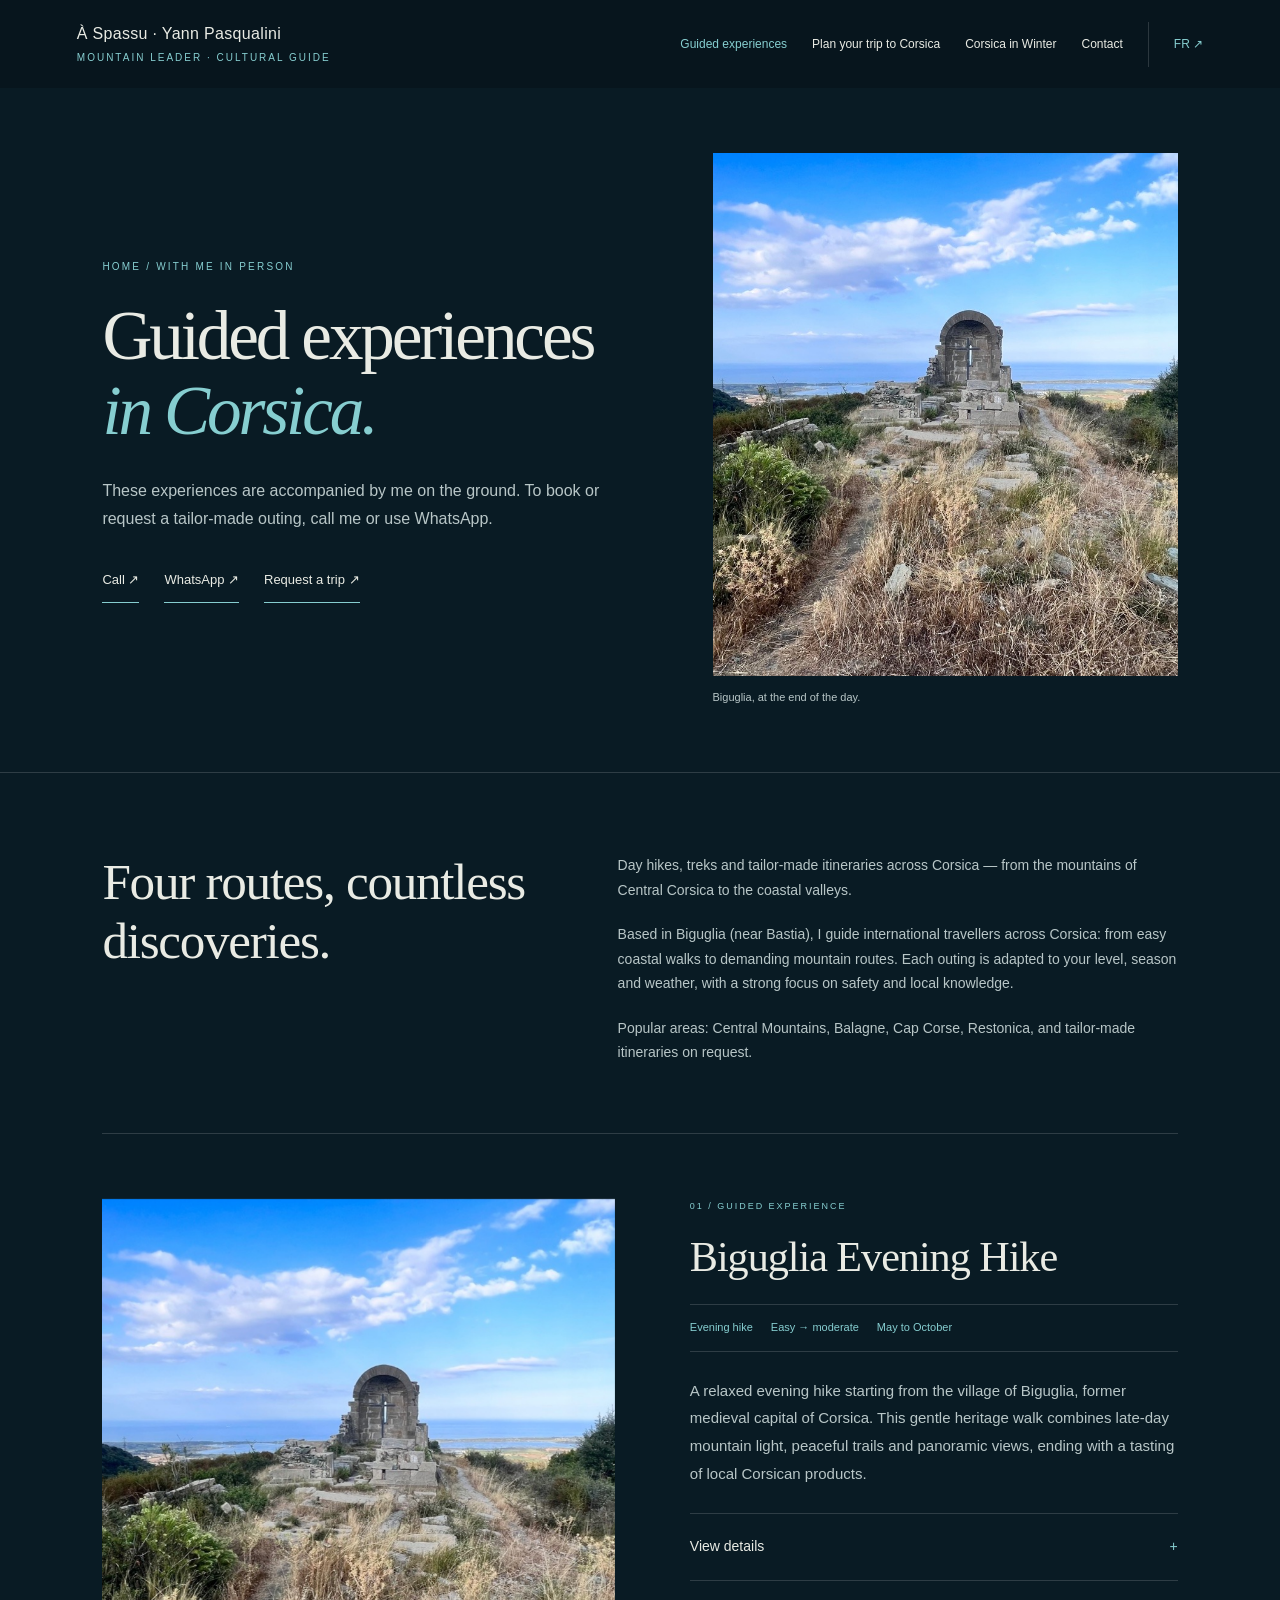
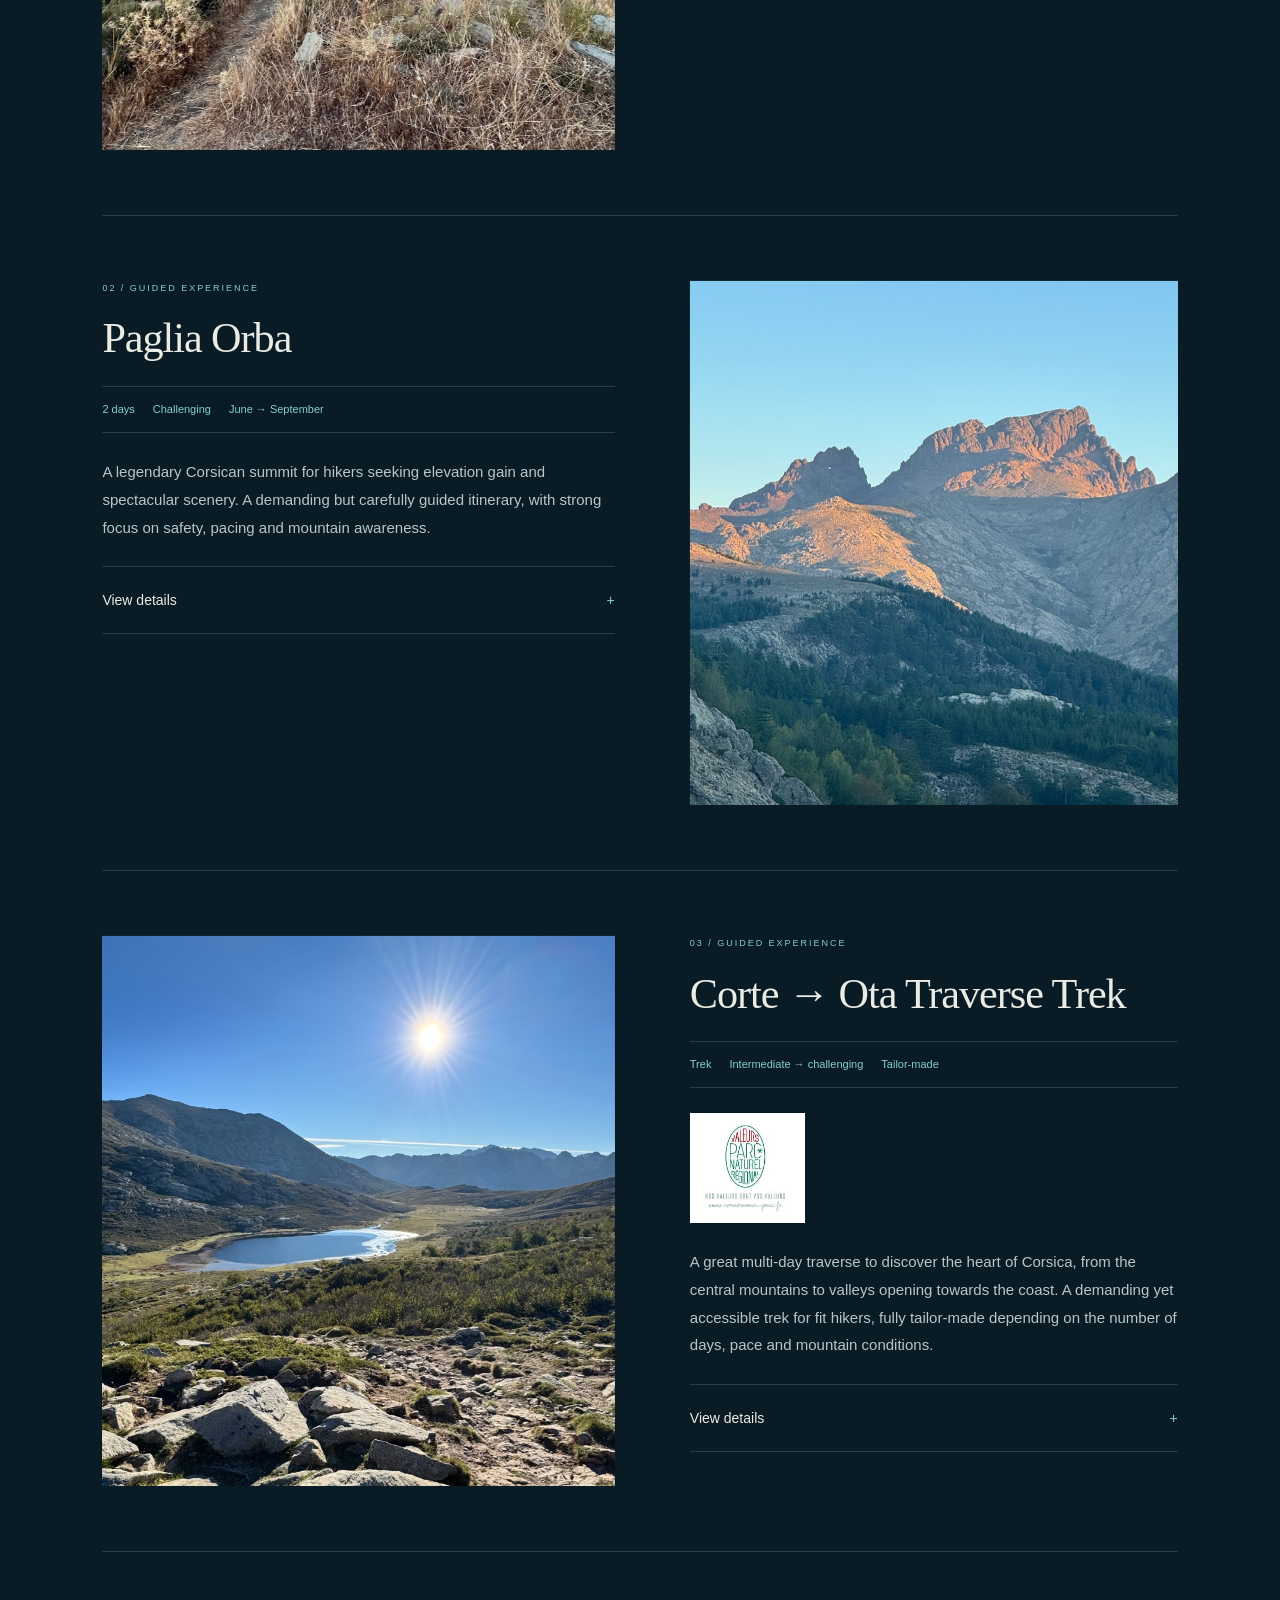
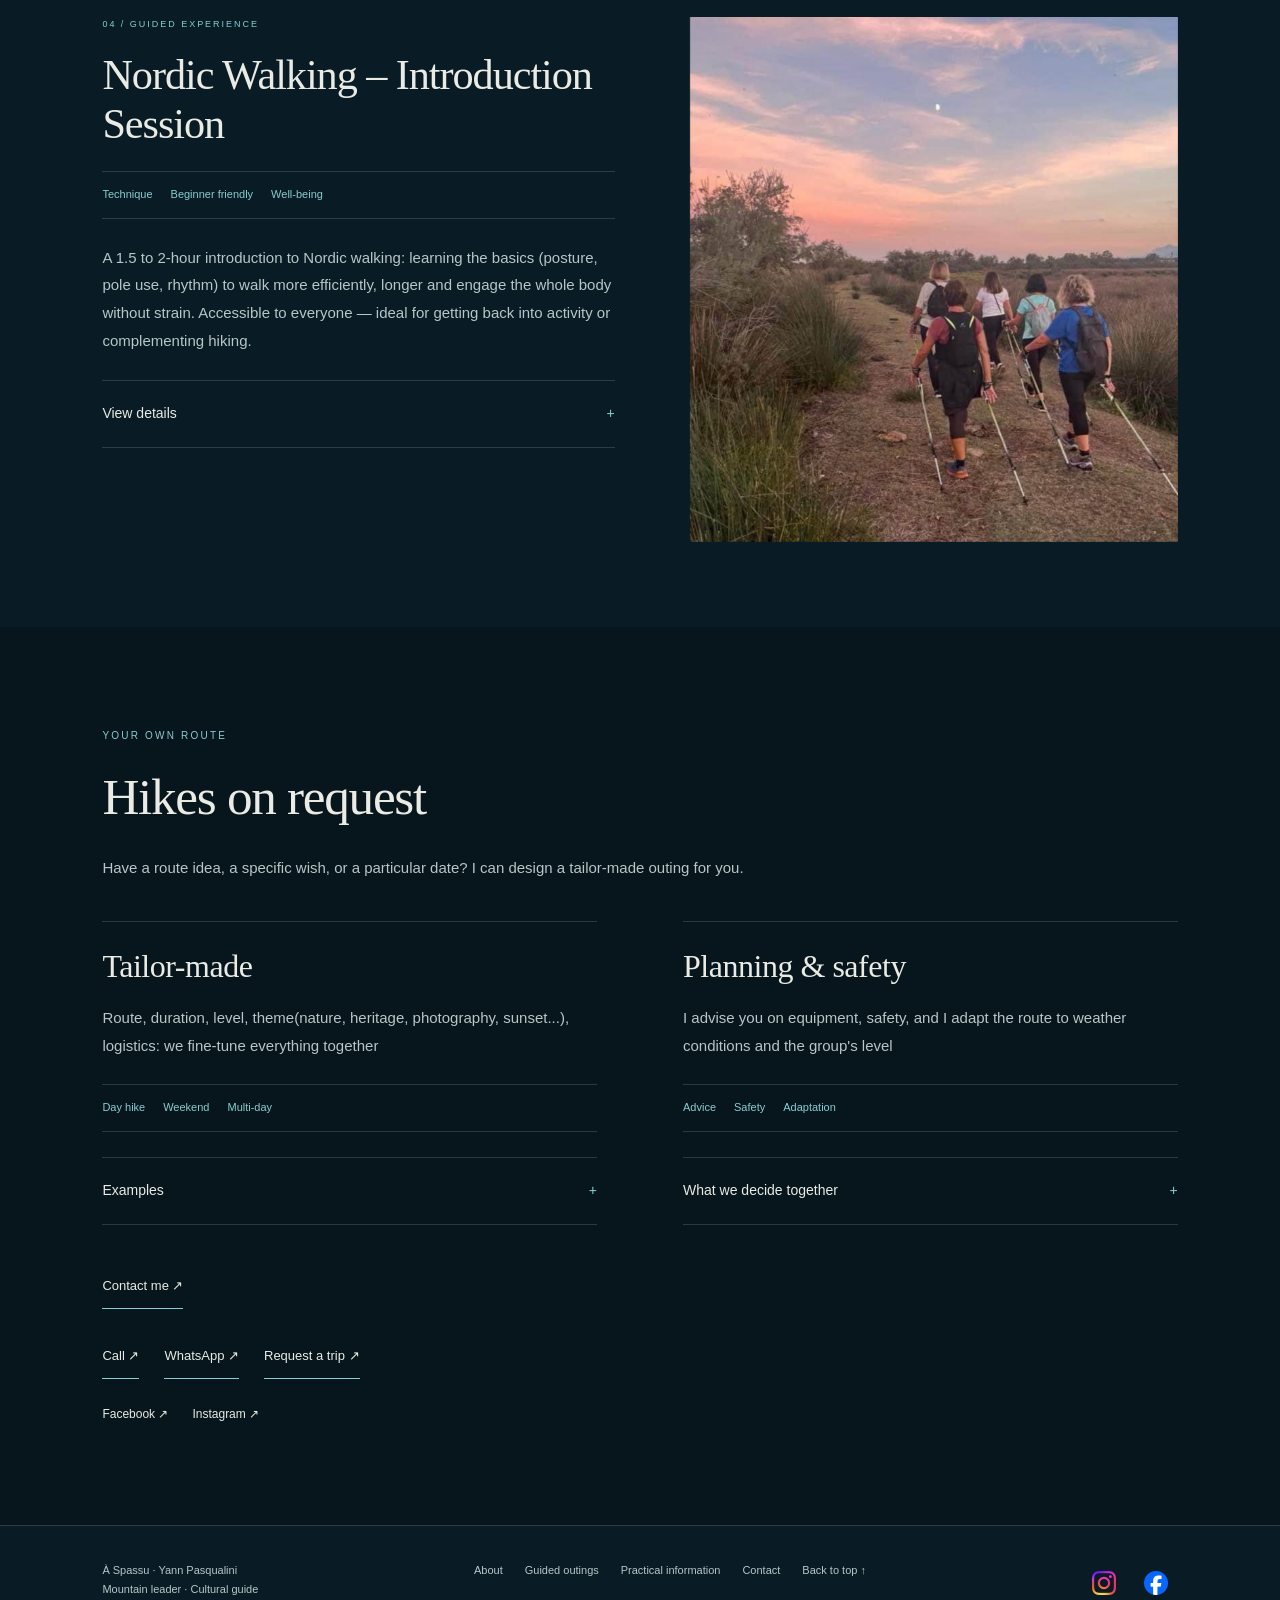
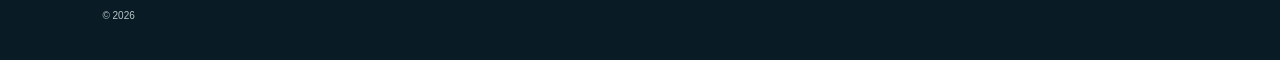
<file: sorties-en.html>
<!doctype html><html lang="en-GB"><head><meta charset="utf-8"><meta name="viewport" content="width=device-width,initial-scale=1"><title>Guided experiences in Corsica | À Spassu – Yann Pasqualini</title><meta name="description" content="Guided hikes, evening walks, mountain treks and Nordic walking in Corsica with Yann Pasqualini."><link rel="alternate" hreflang="fr" href="https://www.aspassu.com/sorties.html"><link rel="alternate" hreflang="en-GB" href="https://www.aspassu.com/sorties-en.html"><link rel="stylesheet" href="accueil.css"><link rel="stylesheet" href="sorties.css"><script src="accueil.js" defer></script><link rel="canonical" href="https://www.aspassu.com/sorties-en.html"><style id="aspassu-social-style">.aspassu-social-links{display:flex;align-items:center;justify-content:center;flex-wrap:wrap;gap:8px;color:inherit}.aspassu-social-links a{display:inline-flex;align-items:center;justify-content:center;width:44px;height:44px;min-width:44px;min-height:44px;padding:10px;box-sizing:border-box;color:inherit;text-decoration:none;border:0;background:transparent;border-radius:4px}.aspassu-social-links a:hover{color:#86ced0}.aspassu-social-links a:focus-visible{outline:2px solid currentColor;outline-offset:3px}.aspassu-social-links svg{display:block;width:24px;height:24px;flex:none}.aspassu-social-footer{padding:18px 24px;color:inherit}.aspassu-social-footer .aspassu-social-links{justify-content:center}.footer .aspassu-social-links{margin-top:12px}footer>.aspassu-social-links{flex-shrink:0}</style></head><body><a class="skip" href="#main">Skip to content</a><header><a class="brand" href="index-en.html">À Spassu · Yann Pasqualini<small>Mountain leader · Cultural guide</small></a><button class="menu-toggle" aria-expanded="false" aria-controls="navigation" data-close="Close −">Menu +</button><nav id="navigation" aria-label="Main navigation"><a href="sorties-en.html#itineraires" aria-current="page">Guided experiences</a><a href="/travel-planning.html">Plan your trip to Corsica</a><a href="/corse-en-hiver/winter-in-corsica.html">Corsica in Winter</a><a href="index-en.html#contact">Contact</a><a class="language" href="sorties.html" lang="fr">FR ↗</a></nav></header><main id="main"><section class="sorties-intro section"><div><p class="eyebrow"><a href="index-en.html">Home</a> / With me in person</p><h1>Guided experiences<br><em>in Corsica.</em></h1><p class="intro-note">These experiences are accompanied by me on the ground. To book or request a tailor-made outing, call me or use WhatsApp.</p><div class="booking"><a class="text-link" href="tel:+33607656427">Call ↗</a><a class="text-link" href="https://wa.me/33607656427" target="_blank" rel="noopener noreferrer">WhatsApp ↗</a><a class="text-link" href="index-en.html#contact">Request a trip ↗</a></div></div><figure><img src="images/images/images/semi-nocturne-biguglia.jpg" alt="Evening light in Biguglia" fetchpriority="high"><figcaption>Biguglia, at the end of the day.</figcaption></figure></section><section class="section routes" id="itineraires"><div class="section-heading"><h2>Four routes, countless discoveries.</h2><div class="original-intro"><p>
  Day hikes, treks and tailor-made itineraries across Corsica — from the mountains of Central Corsica to the coastal valleys.
</p><p>
  Based in Biguglia (near Bastia), I guide international travellers across Corsica: from easy coastal walks to demanding mountain routes. Each outing is adapted to your level, season and weather, with a strong focus on safety and local knowledge.
</p><p>Popular areas: Central Mountains, Balagne, Cap Corse, Restonica, and tailor-made itineraries on request.</p></div></div><article class="route" id="route-1">
  <div class="card-media">
    <img src="images/images/images/semi-nocturne-biguglia.jpg" alt="Biguglia evening hike – Corsica" />
  </div>

  <div class="card-body"><p class="eyebrow">01 / Guided experience</p>
    <h2>Biguglia Evening Hike</h2>

    <div class="meta">
      <span class="pill">Evening hike</span>
      <span class="pill">Easy → moderate</span>
      <span class="pill">May to October</span>
    </div>

    <p class="desc">
      A relaxed evening hike starting from the village of Biguglia, former medieval capital of Corsica.
      This gentle heritage walk combines late-day mountain light, peaceful trails and panoramic views,
      ending with a tasting of local Corsican products.
    </p>

    <details>
      <summary>View details</summary>
      <div class="more">
        <div><strong>Start time:</strong> 6 pm, from May to October.</div>
        <div><strong>Meeting point:</strong> village of Biguglia, near Bastia.</div>
        <div><strong>Focus:</strong> heritage discovery, nature, viewpoints, evening atmosphere.</div>
        <div><strong>Route:</strong> village walk and castle ruins, hike to a Romanesque chapel, aperitif with local products, return with head torch.</div>
        <div><strong>Level:</strong> easy – suitable for beginners and families.</div>
        <div><strong>Elevation gain:</strong> approx. 200 m.</div>
        <div><strong>Duration:</strong> 2.5 to 4 hours depending on pace.</div>
        <div><strong>Group size:</strong> small groups for comfort and safety.</div>
        <div><strong>Equipment:</strong> hiking shoes, water, warm layer; head torch provided if needed.</div>
      </div>
    </details>
  </div>
</article><article class="route" id="route-2">
  <div class="card-media">
    <img src="images/images/images/paglia-orba.jpg" alt="Paglia Orba summit in Corsica – guided mountain hike" />
  </div>

  <div class="card-body"><p class="eyebrow">02 / Guided experience</p>
    <h2>Paglia Orba</h2>

    <div class="meta">
      <span class="pill">2 days</span>
      <span class="pill">Challenging</span>
      <span class="pill">June → September</span>
    </div>

    <p class="desc">
      A legendary Corsican summit for hikers seeking elevation gain and spectacular scenery.
      A demanding but carefully guided itinerary, with strong focus on safety, pacing and mountain awareness.
    </p>

    <details>
      <summary>View details</summary>
      <div class="more">

        <div><strong>Season:</strong> June to September.</div>
        <div><strong>Format:</strong> 2-day trek for fit hikers, with an overnight stay in the refuge or in a tent nearby, depending on availability and arrangements.</div>
        <div><strong>Refuge:</strong> Ciottulu di i Mori Refuge (highest refuge in Corsica).</div>
        <div><strong>Day 1:</strong> approach hike (~700 m ascent), possible swim, arrival at the refuge early afternoon.</div>
        <div><strong>Optional:</strong> evening viewpoint walk around the refuge (weather and group condition permitting).</div>
        <div><strong>Day 2:</strong> ascent of Paglia Orba (technical sections, 2–2.5 h climb) + ~600 m ascent, then descent via the refuge.</div>
        <div><strong>Level:</strong> challenging – excellent physical condition required.</div>
        <div><strong>Equipment:</strong> hiking boots, water, windproof jacket, warm layer, sleeping bag (overnight stay at around 2,000 m, in the refuge or in a tent nearby, depending on availability and arrangements).</div>
        <div><strong>Good to know:</strong> tents with ground mats provided (no need to bring one).</div>

      </div>
    </details>
  </div>
</article><article class="route" id="route-3">
  <div class="card-media">
    <img src="images/images/images/transversale-corte-ota.jpg" alt="Corte to Ota traverse hike in Corsica – guided multi-day trek" />
  </div>

  <div class="card-body"><p class="eyebrow">03 / Guided experience</p>
    <h2>Corte → Ota Traverse Trek</h2>

    <div class="meta">
      <span class="pill">Trek</span>
      <span class="pill">Intermediate → challenging</span>
      <span class="pill">Tailor-made</span>
    </div>

    
    <div class="partenaire">
      <img
        class="logo-valeurs-parc"
        src="images/images/images/valeurs-parc.jpeg"
        alt="Valeurs Parc – Natural Regional Park of Corsica">
    </div>

    <p class="desc">
      A great multi-day traverse to discover the heart of Corsica, from the central mountains to valleys opening towards the coast.
A demanding yet accessible trek for fit hikers, fully tailor-made depending on the number of days, pace and mountain conditions.
    </p>

    <details>
      <summary>View details</summary>
      <div class="more">
        <div><strong>Format:</strong> multi-day traverse (customisable).</div>
        <div><strong>Season:</strong> June to September.</div>
        <div><strong>Terrain:</strong> mountain trails, possible off-GR variants depending on conditions.</div>
        <div><strong>Level:</strong> intermediate to challenging depending on the chosen version.</div>
        <div><strong>Organisation:</strong> stages, breaks, safety management, weather adaptation.</div>
        <div><strong>Accommodation:</strong> refuges, guesthouses or bivouac depending on the route.</div>
        <div><strong>On request:</strong> number of days, logistics, carrying, guiding.</div>
        <div>
          <strong>Technical sheet:</strong>
          <a href="fiche-technique-transversale-corte-ota-EN.pdf" target="_blank">
           Download technical sheet (PDF)
          </a>
        </div>
      </div>
    </details>
  </div>
</article><article class="route" id="route-4">
  <div class="card-media">
    <img src="images/images/images/initiation-marche-nordique.jpg" alt="Nordic walking introduction session in Corsica" />
  </div>

  <div class="card-body"><p class="eyebrow">04 / Guided experience</p>
    <h2>Nordic Walking – Introduction Session</h2>

    <div class="meta">
      <span class="pill">Technique</span>
      <span class="pill">Beginner friendly</span>
      <span class="pill">Well-being</span>
    </div>

    <p class="desc">
      A 1.5 to 2-hour introduction to Nordic walking: learning the basics (posture, pole use, rhythm) to walk more efficiently,
      longer and engage the whole body without strain. Accessible to everyone — ideal for getting back into activity or
      complementing hiking.
    </p>

    <details>
      <summary>View details</summary>
      <div class="more">
        <div><strong>Season:</strong> October to May (mainly for locals).</div>
        <div><strong>Duration:</strong> 1.5 to 2 hours.</div>
        <div><strong>Level:</strong> very easy – no previous experience required.</div>
        <div><strong>Goals:</strong> walking technique, gentle cardio, full-body strengthening, well-being.</div>
        <div><strong>Equipment:</strong> comfortable clothing, trainers, water (poles available if needed).</div>
        <div><strong>Audience:</strong> locals, beginners, fitness restart, recreational athletes.</div>
      </div>
    </details>
  </div>
</article></section><section class="section custom"><p class="eyebrow">Your own route</p><h2>Hikes on request</h2><p class="section-lead">Have a route idea, a specific wish, or a particular date? I can design a tailor-made outing for you.</p><div class="custom-grid"><article class="custom-item">
      <div class="card-body">
        <h3>Tailor-made</h3>
        <p class="desc">
          Route, duration, level, theme(nature, heritage, photography, sunset...), logistics: we fine-tune everything together
        </p>
        <div class="meta">
          <span class="pill">Day hike</span>
          <span class="pill">Weekend</span>
          <span class="pill">Multi-day</span>
        </div>

        <details>
          <summary>Examples</summary>
          <div class="more">
            <div>
  <div>
    <strong>Multi-day treks :</strong>
    guiding possible on several-day routes (GR20, Mare e Monti, Mare a Mare and variants), depending on group level and conditions. 
  </div>
  <div>
    <strong>Organisation :</strong>
    some trips can be organised with partner agencies (logistics, accommodation, baggage transfer), in addition to tailor-made outings.  </div>
</div>
            <div><strong>Hiking areas :</strong> Balagne, Cap Corse, Castagniccia, Restonica…</div>
            <div><strong>Themes :</strong> chapels, villages, local history, wildlife and flora</div>
            <div><strong>Format :</strong> private outings, small groups, companies / associations</div>
          </div>
        </details>
      </div>
    </article><article class="custom-item">
      <div class="card-body">
        <h3>Planning & safety</h3>
        <p class="desc">
          I advise you on equipment, safety, and I adapt the route to weather conditions and the group's level
        </p>
        <div class="meta">
          <span class="pill">Advice</span>
          <span class="pill">Safety</span>
          <span class="pill">Adaptation</span>
        </div>

        <details>
          <summary>What we decide together</summary>
          <div class="more">
            <div><strong>Dates & schedules:</strong> depending on season / heat</div>
            <div><strong>Level :</strong> easy → challenging</div>
            <div><strong>Meeting point :</strong> near your accommodation when possible</div>
            <div><strong>Duration :</strong> half-day, full day, several days</div>
          </div>
        </details>
      </div>
    </article></div><a class="text-link" href="index-en.html#contact">Contact me ↗</a><div class="booking"><a class="text-link" href="tel:+33607656427">Call ↗</a><a class="text-link" href="https://wa.me/33607656427" target="_blank" rel="noopener noreferrer">WhatsApp ↗</a><a class="text-link" href="index-en.html#contact">Request a trip ↗</a></div><div class="social"><a href="https://www.facebook.com/share/1D5Dq3e9D9/?mibextid=wwXIfr" target="_blank" rel="noopener noreferrer">Facebook ↗</a><a href="https://www.instagram.com/aspassu_yannpasqualini" target="_blank" rel="noopener noreferrer">Instagram ↗</a></div></section></main><footer><div>À Spassu · Yann Pasqualini<br>Mountain leader · Cultural guide<br><span>© 2026</span></div><div class="footer-links"><a href="index-en.html#apropos">About</a><a href="/sorties-en.html">Guided outings</a><a href="index-en.html#infos">Practical information</a><a href="index-en.html#contact">Contact</a><a href="#">Back to top ↑</a></div><div class="aspassu-social-links" role="group" aria-label="Social media"><a href="https://www.instagram.com/aspassu_yannpasqualini" target="_blank" rel="noopener noreferrer" aria-label="Instagram — À Spassu (opens in a new tab)" title="Instagram"><img src="/social-assets/instagram.png" width="24" height="24" alt="" aria-hidden="true" style="display:block;width:24px;height:24px;flex:none"></a><a href="https://www.facebook.com/share/1D5Dq3e9D9/?mibextid=wwXIfr" target="_blank" rel="noopener noreferrer" aria-label="Facebook — À Spassu (opens in a new tab)" title="Facebook"><img src="/social-assets/facebook.png" width="24" height="24" alt="" aria-hidden="true" style="display:block;width:24px;height:24px;flex:none"></a></div></footer></body></html>
</file>
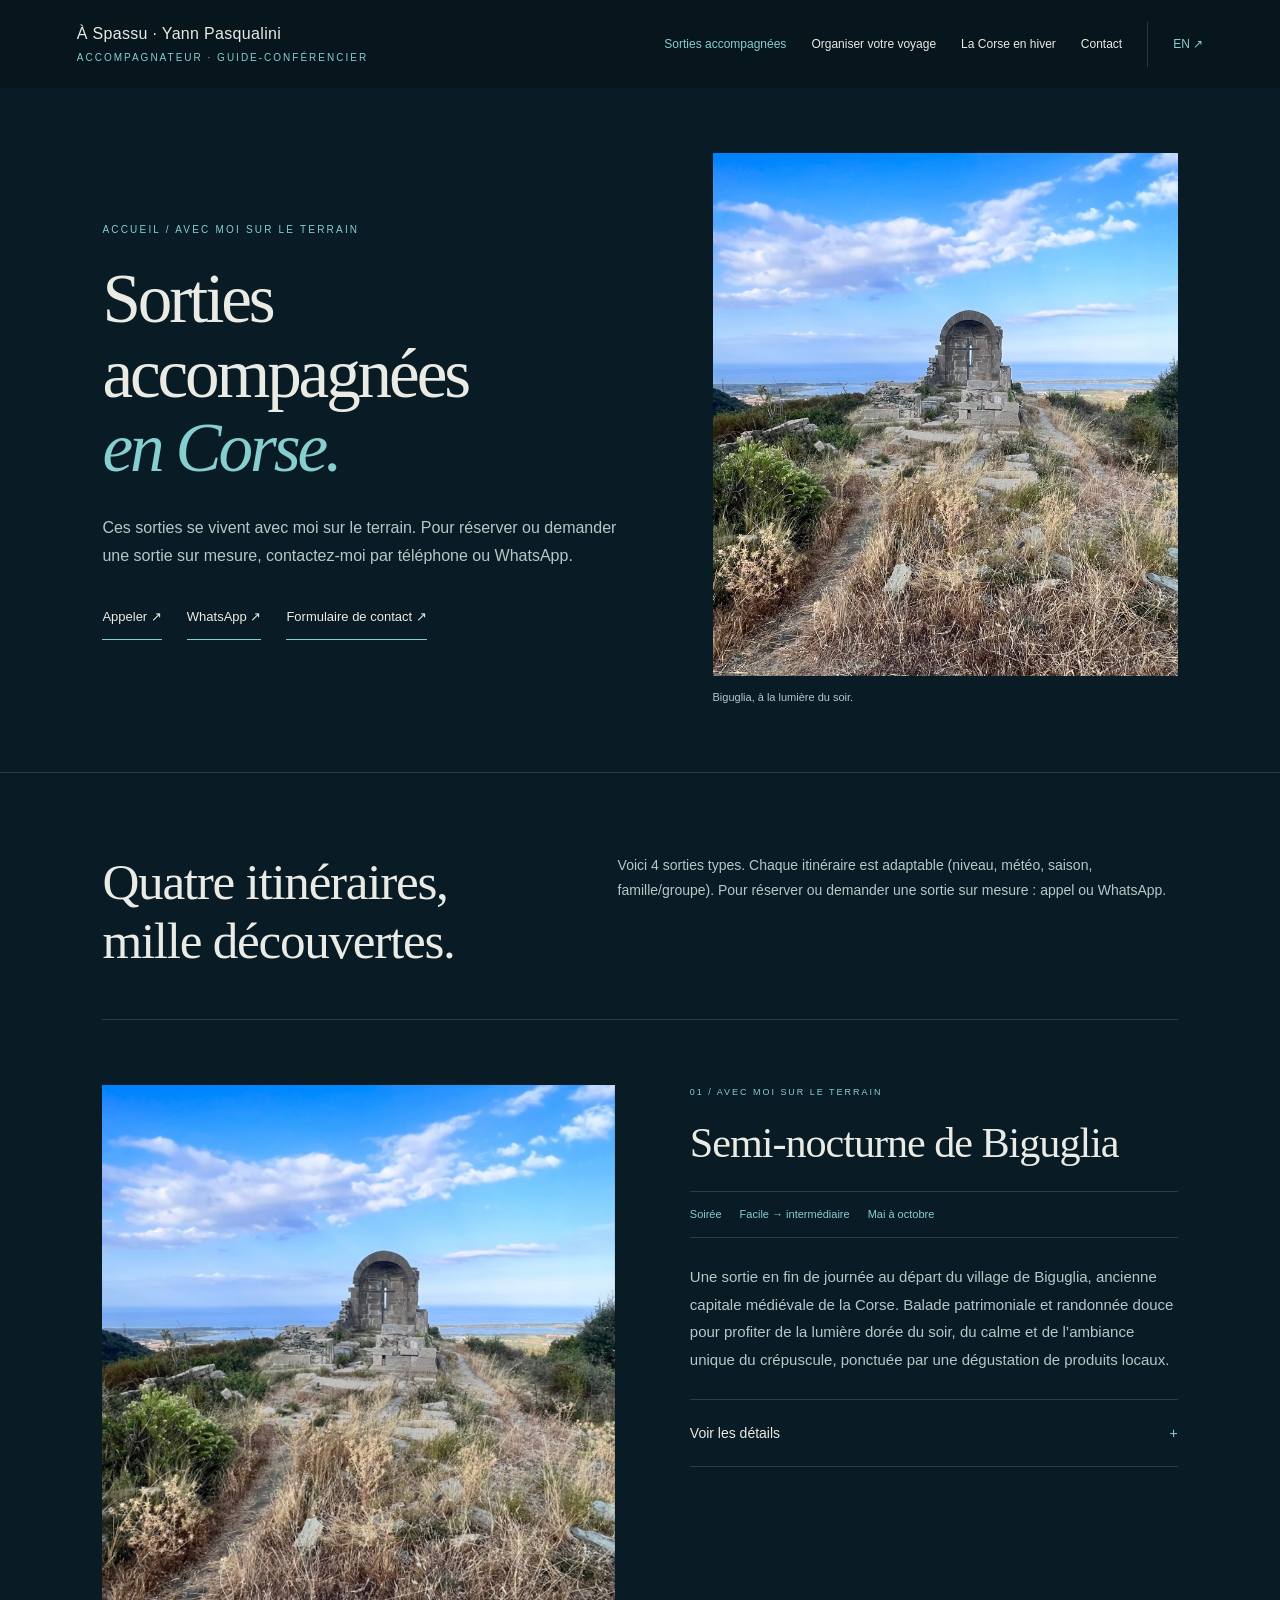
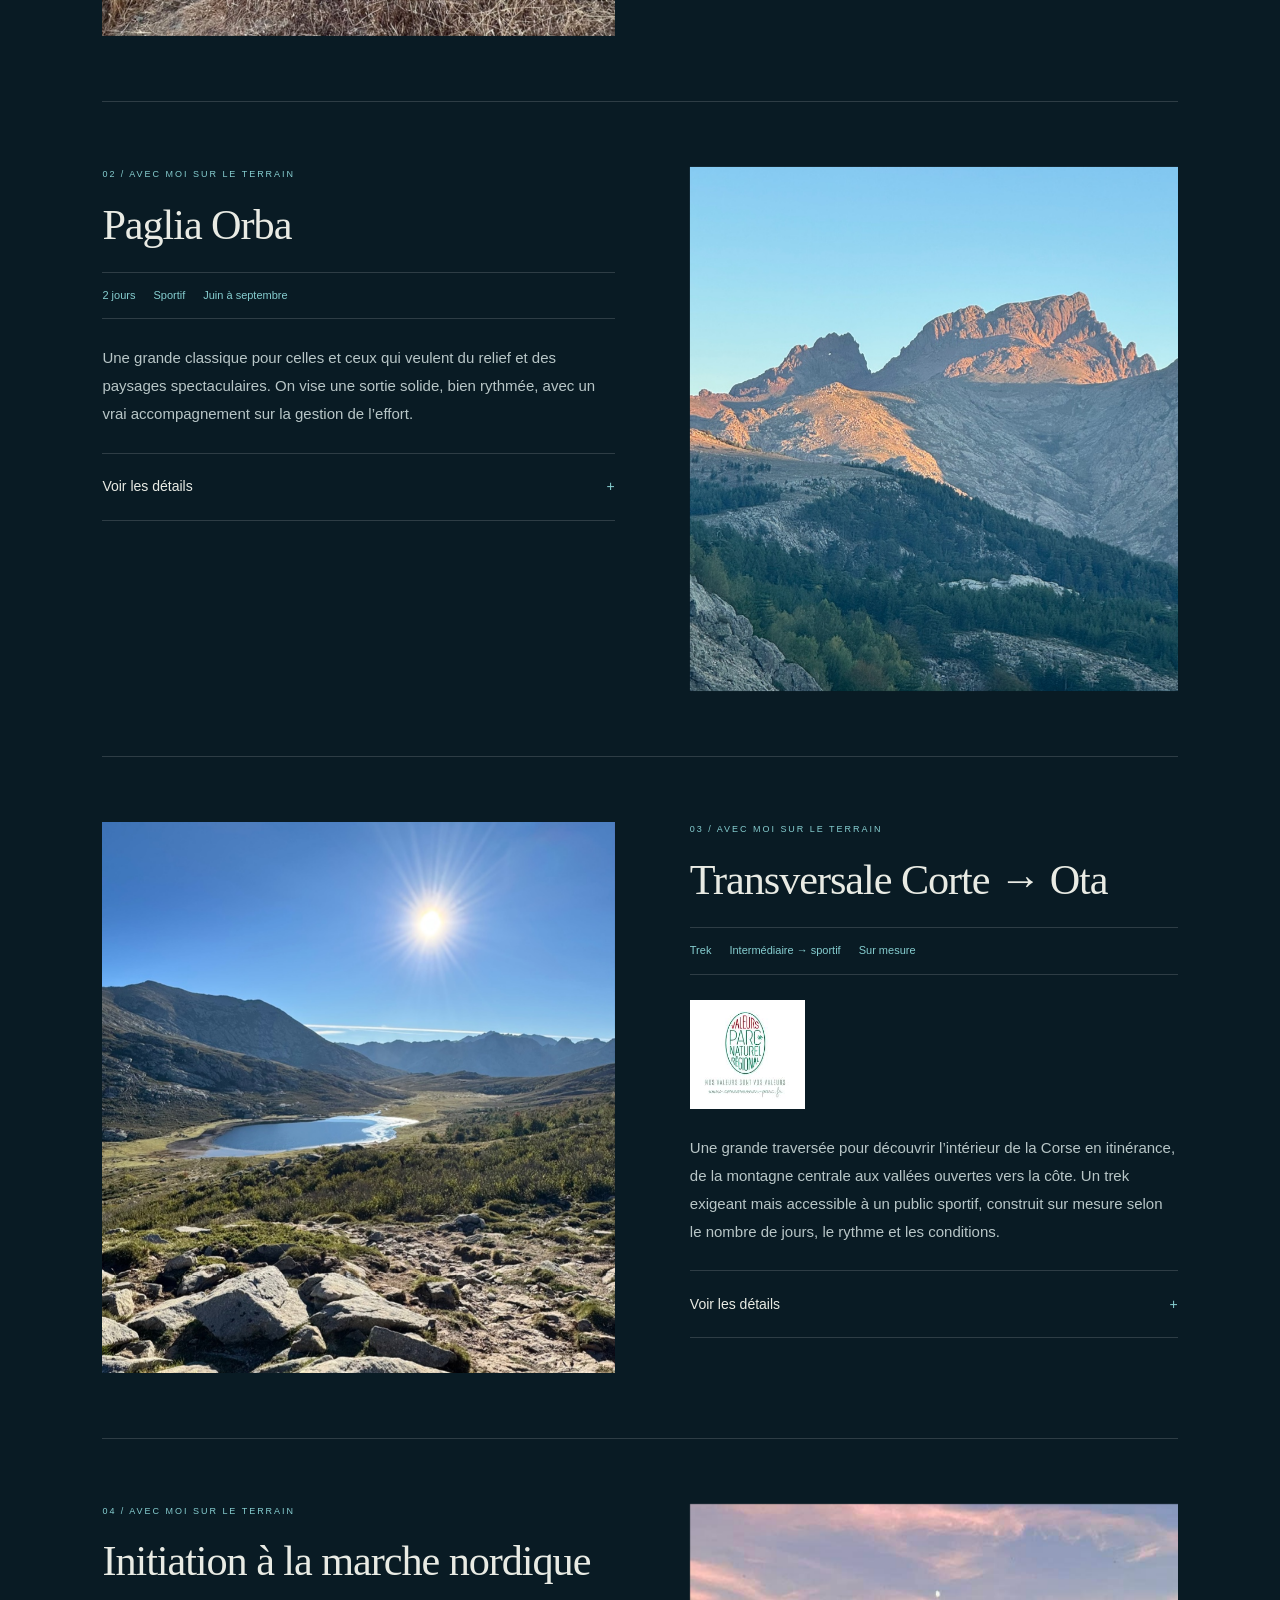
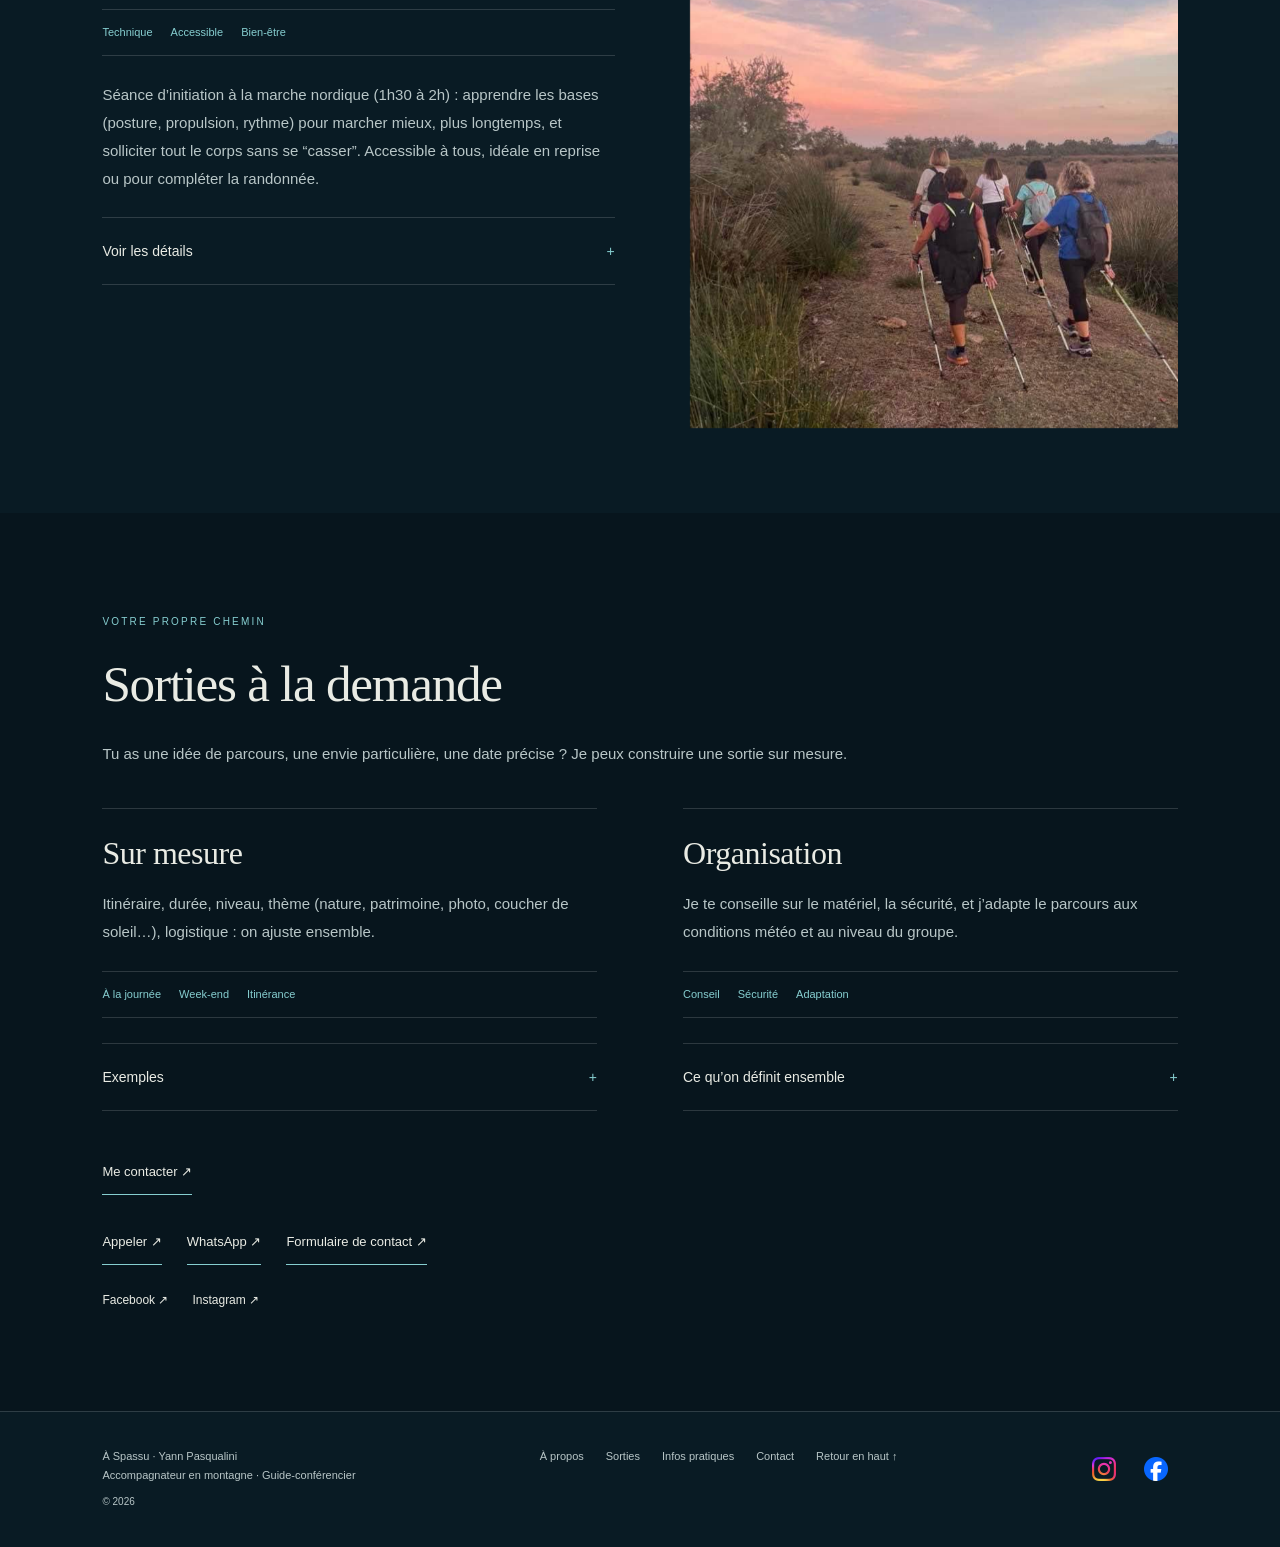
<file: sorties.html>
<!doctype html><html lang="fr"><head><meta charset="utf-8"><meta name="viewport" content="width=device-width,initial-scale=1"><title>Sorties accompagnées en Corse | À Spassu – Yann Pasqualini</title><meta name="description" content="Randonnées, semi-nocturne de Biguglia, Paglia Orba, transversale Corte–Ota et marche nordique avec Yann Pasqualini."><link rel="alternate" hreflang="fr" href="https://www.aspassu.com/sorties.html"><link rel="alternate" hreflang="en-GB" href="https://www.aspassu.com/sorties-en.html"><link rel="stylesheet" href="accueil.css"><link rel="stylesheet" href="sorties.css"><script src="accueil.js" defer></script><link rel="canonical" href="https://www.aspassu.com/sorties.html"><style id="aspassu-social-style">.aspassu-social-links{display:flex;align-items:center;justify-content:center;flex-wrap:wrap;gap:8px;color:inherit}.aspassu-social-links a{display:inline-flex;align-items:center;justify-content:center;width:44px;height:44px;min-width:44px;min-height:44px;padding:10px;box-sizing:border-box;color:inherit;text-decoration:none;border:0;background:transparent;border-radius:4px}.aspassu-social-links a:hover{color:#86ced0}.aspassu-social-links a:focus-visible{outline:2px solid currentColor;outline-offset:3px}.aspassu-social-links svg{display:block;width:24px;height:24px;flex:none}.aspassu-social-footer{padding:18px 24px;color:inherit}.aspassu-social-footer .aspassu-social-links{justify-content:center}.footer .aspassu-social-links{margin-top:12px}footer>.aspassu-social-links{flex-shrink:0}</style></head><body><a class="skip" href="#main">Aller au contenu</a><header><a class="brand" href="/">À Spassu · Yann Pasqualini<small>Accompagnateur · Guide-conférencier</small></a><button class="menu-toggle" aria-expanded="false" aria-controls="navigation" data-close="Fermer −">Menu +</button><nav id="navigation" aria-label="Navigation principale"><a href="sorties.html#itineraires" aria-current="page">Sorties accompagnées</a><a href="/planification-voyage.html">Organiser votre voyage</a><a href="/corse-en-hiver/">La Corse en hiver</a><a href="/#contact">Contact</a><a class="language" href="sorties-en.html" lang="en">EN ↗</a></nav></header><main id="main"><section class="sorties-intro section"><div><p class="eyebrow"><a href="/">Accueil</a> / Avec moi sur le terrain</p><h1>Sorties accompagnées<br><em>en Corse.</em></h1><p class="intro-note">Ces sorties se vivent avec moi sur le terrain. Pour réserver ou demander une sortie sur mesure, contactez-moi par téléphone ou WhatsApp.</p><div class="booking"><a class="text-link" href="tel:+33607656427">Appeler ↗</a><a class="text-link" href="https://wa.me/33607656427" target="_blank" rel="noopener noreferrer">WhatsApp ↗</a><a class="text-link" href="/#contact">Formulaire de contact ↗</a></div></div><figure><img src="images/images/images/semi-nocturne-biguglia.jpg" alt="Lumière du soir à Biguglia" fetchpriority="high"><figcaption>Biguglia, à la lumière du soir.</figcaption></figure></section><section class="section routes" id="itineraires"><div class="section-heading"><h2>Quatre itinéraires, mille découvertes.</h2><div class="original-intro"><p>
          Voici 4 sorties types. Chaque itinéraire est adaptable (niveau, météo, saison, famille/groupe).
          Pour réserver ou demander une sortie sur mesure : appel ou WhatsApp.
        </p></div></div><article class="route" id="route-1">
            <div class="card-media">
              <img src="images/images/images/semi-nocturne-biguglia.jpg" alt="Semi-nocturne de Biguglia (Corse)" />

            </div>
            <div class="card-body"><p class="eyebrow">01 / Avec moi sur le terrain</p>
              <h2>Semi-nocturne de Biguglia</h2>

              <div class="meta">
                <span class="pill">Soirée</span>
                <span class="pill">Facile → intermédiaire</span>
                <span class="pill">Mai à octobre</span>
              </div>

              <p class="desc">
                Une sortie en fin de journée au départ du village de Biguglia, ancienne capitale médiévale de la Corse. 
Balade patrimoniale et randonnée douce pour profiter de la lumière dorée du soir, du calme et de 
l’ambiance unique du crépuscule, ponctuée par une dégustation de produits locaux.
              </p>

              <details>
                <summary>Voir les détails</summary>
                <div class="more">
                  <div><strong>Départ :</strong> 18 h, de mai à octobre.</div>
<div><strong>Lieu :</strong> Village de Biguglia.</div>
<div><strong>Objectif :</strong> découverte du patrimoine, nature, panoramas, ambiance du soir.</div>
<div><strong>Déroulé :</strong> visite du village et des ruines de l’ancien château, randonnée vers une chapelle romane en ruines, apéritif dînatoire avec dégustation de produits locaux, retour à la frontale.</div>
<div><strong>Niveau :</strong> facile – accessible à tous.</div>
<div><strong>Dénivelé :</strong> environ 200 m.</div>
<div><strong>Durée :</strong> 2h30 à 4h (selon le rythme du groupe).</div>
<div><strong>Matériel :</strong> chaussures de randonnée, eau, petite laine, frontale fournie si besoin.</div>
</div>        
</details>    
</div>        
</article><article class="route" id="route-2">
            <div class="card-media">
             <img src="images/images/images/paglia-orba.jpg" alt="Paglia Orba (Corse) – sortie accompagnée" />
 
            </div>
            <div class="card-body"><p class="eyebrow">02 / Avec moi sur le terrain</p>
              <h2>Paglia Orba</h2>

              <div class="meta">
                <span class="pill">2 jours</span>
                <span class="pill">Sportif</span>
                <span class="pill">Juin à septembre</span>
              </div>

              <p class="desc">
                Une grande classique pour celles et ceux qui veulent du relief et des paysages spectaculaires.
                On vise une sortie solide, bien rythmée, avec un vrai accompagnement sur la gestion de l’effort.
              </p>

              <details>
                <summary>Voir les détails</summary>
                <div class="more">
                 
  <div><strong>Période :</strong> juin à septembre.</div>
  <div><strong>Format :</strong> 2 jours (public sportif), avec nuit en refuge ou sous tente à proximité, selon les disponibilités et l’organisation.</div>
  <div><strong>Refuge :</strong> refuge de Ciottulu di i Mori (le plus haut de Corse).</div>
  <div><strong>Jour 1 :</strong> approche (~700 m D+), baignade possible, installation au refuge en début d’après-midi.</div>
  <div><strong>Option :</strong> coucher de soleil le soir (selon météo / forme du groupe).</div>
  <div><strong>Jour 2 :</strong> ascension de Paglia Orba (passages techniques, 2h à 2h30) + ~600 m D+ puis retour par le refuge.</div>
  <div><strong>Niveau :</strong> sportif – bonne condition physique indispensable.</div>
  <div><strong>Matériel :</strong> chaussures rando, eau, coupe-vent, veste chaude. Sac de couchage (nuit à environ 2 000 m, en refuge ou sous tente à proximité, selon les disponibilités et l’organisation).</div>
  <div><strong>À savoir :</strong> tentes avec tapis de sol (pas besoin d’en prendre).</div>
</div>
              </details>
            </div>
          </article><article class="route" id="route-3">
            <div class="card-media">
 <img src="images/images/images/transversale-corte-ota.jpg" alt="Transversale Corte-Ota (Corse) – trek accompagné" />
            </div>
            <div class="card-body"><p class="eyebrow">03 / Avec moi sur le terrain</p>
              <h2>Transversale Corte → Ota</h2>

<div class="meta">
  <span class="pill">Trek</span>
  <span class="pill">Intermédiaire → sportif</span>
  <span class="pill">Sur mesure</span>
</div>



<div class="partenaire">
  <img
    class="logo-valeurs-parc"
    src="images/images/images/valeurs-parc.jpeg"
    alt="Marque Valeurs Parc naturel régional de Corse">
</div>

<p class="desc">
Une grande traversée pour découvrir l’intérieur de la Corse en itinérance, de la montagne centrale aux vallées ouvertes vers la côte.
Un trek exigeant mais accessible à un public sportif, construit sur mesure selon le nombre de jours, le rythme et les conditions.
</p>

<details>
  <summary>Voir les détails</summary>
  <div class="more">
    <div><strong>Format :</strong> itinérance de plusieurs jours (version personnalisable).</div>
    <div><strong>Période :</strong> juin à septembre.</div>
    <div><strong>Terrain :</strong> sentiers de montagne, variantes hors GR selon conditions.</div>
    <div><strong>Niveau :</strong> intermédiaire à sportif selon version choisie.</div>
    <div><strong>Organisation :</strong> étapes, pauses, sécurité, adaptation météo.</div>
    <div><strong>Hébergement :</strong> refuges, gîtes ou bivouac selon l’itinéraire.</div>
    <div><strong>À la demande :</strong> nombre de jours, logistique, portage, accompagnement.</div>
    <div>
      <strong>Fiche technique :</strong>
      <a href="fiche-technique-transversale-corte-ota.pdf" target="_blank">
        Télécharger le PDF
      </a>
    </div>
  </div>
</details>
</div>
          </article><article class="route" id="route-4">
            <div class="card-media">
              <img src="images/images/images/initiation-marche-nordique.jpg" alt="Initiation à la marche nordique" />
 
            </div>
            <div class="card-body"><p class="eyebrow">04 / Avec moi sur le terrain</p>
              <h2>Initiation à la marche nordique</h2>

              <div class="meta">
                <span class="pill">Technique</span>
                <span class="pill">Accessible</span>
                <span class="pill">Bien-être</span>
              </div>

              <p class="desc">
  Séance d’initiation à la marche nordique (1h30 à 2h) : apprendre les bases (posture, propulsion, rythme) pour marcher mieux, plus longtemps, et solliciter tout le corps sans se “casser”. Accessible à tous, idéale en reprise ou pour compléter la randonnée.
              </p>

              <details>
                <summary>Voir les détails</summary>
                <div class="more">
  <div><strong>Période :</strong> octobre à mai (principalement pour les locaux).</div>
  <div><strong>Durée :</strong> 1h30 à 2h.</div>
  <div><strong>Niveau :</strong> très facile – aucun prérequis.</div>
  <div><strong>Objectifs :</strong> technique de marche, cardio doux, renforcement global, bien-être.</div>
  <div><strong>Matériel :</strong> tenue confortable, chaussures de sport, eau (bâtons possibles si tu n’en as pas).</div>
  <div><strong>Public :</strong> locaux, remise en forme, débutants comme initiés.</div>
</div>
              </details>
            </div>
          </article></section><section class="section custom"><p class="eyebrow">Votre propre chemin</p><h2>Sorties à la demande</h2><p class="section-lead">Tu as une idée de parcours, une envie particulière, une date précise ? Je peux construire une sortie sur mesure.</p><div class="custom-grid"><article class="custom-item">
      <div class="card-body">
        <h3>Sur mesure</h3>
        <p class="desc">
          Itinéraire, durée, niveau, thème (nature, patrimoine, photo, coucher de soleil…), logistique : on ajuste ensemble.
        </p>
        <div class="meta">
          <span class="pill">À la journée</span>
          <span class="pill">Week-end</span>
          <span class="pill">Itinérance</span>
        </div>

        <details>
          <summary>Exemples</summary>
          <div class="more">
            <div>
  <div>
    <strong>Séjours itinérants :</strong>
    possibilité d’accompagnement sur des itinéraires de plusieurs jours
    (GR20, Mare e Monti, Mare a Mare, variantes),
    selon le niveau du groupe et les conditions.
  </div>
  <div>
    <strong>Organisation :</strong>
    certains séjours peuvent être réalisés en lien avec une agence partenaire
    (logistique, hébergements, portage), en complément des sorties sur mesure.
  </div>
</div>
            <div><strong>Randonnée :</strong> Balagne, Cap Corse, Castagniccia, Restonica…</div>
            <div><strong>Thématique :</strong> chapelles, villages, histoire locale, faune/flore</div>
            <div><strong>Format :</strong> sortie privée, petit groupe, entreprise / asso</div>
          </div>
        </details>
      </div>
    </article><article class="custom-item">
      <div class="card-body">
        <h3>Organisation</h3>
        <p class="desc">
          Je te conseille sur le matériel, la sécurité, et j’adapte le parcours aux conditions météo et au niveau du groupe.
        </p>
        <div class="meta">
          <span class="pill">Conseil</span>
          <span class="pill">Sécurité</span>
          <span class="pill">Adaptation</span>
        </div>

        <details>
          <summary>Ce qu’on définit ensemble</summary>
          <div class="more">
            <div><strong>Date & horaires :</strong> selon saison / chaleur</div>
            <div><strong>Niveau :</strong> facile → sportif</div>
            <div><strong>Point de RDV :</strong> près de chez toi si possible</div>
            <div><strong>Durée :</strong> demi-journée, journée, plusieurs jours</div>
          </div>
        </details>
      </div>
    </article></div><a class="text-link" href="/#contact">Me contacter ↗</a><div class="booking"><a class="text-link" href="tel:+33607656427">Appeler ↗</a><a class="text-link" href="https://wa.me/33607656427" target="_blank" rel="noopener noreferrer">WhatsApp ↗</a><a class="text-link" href="/#contact">Formulaire de contact ↗</a></div><div class="social"><a href="https://www.facebook.com/share/1D5Dq3e9D9/?mibextid=wwXIfr" target="_blank" rel="noopener noreferrer">Facebook ↗</a><a href="https://www.instagram.com/aspassu_yannpasqualini" target="_blank" rel="noopener noreferrer">Instagram ↗</a></div></section></main><footer><div>À Spassu · Yann Pasqualini<br>Accompagnateur en montagne · Guide-conférencier<br><span>© 2026</span></div><div class="footer-links"><a href="/#apropos">À propos</a><a href="/sorties.html">Sorties</a><a href="/#infos">Infos pratiques</a><a href="/#contact">Contact</a><a href="#">Retour en haut ↑</a></div><div class="aspassu-social-links" role="group" aria-label="Réseaux sociaux"><a href="https://www.instagram.com/aspassu_yannpasqualini" target="_blank" rel="noopener noreferrer" aria-label="Instagram — À Spassu (nouvel onglet)" title="Instagram"><img src="/social-assets/instagram.png" width="24" height="24" alt="" aria-hidden="true" style="display:block;width:24px;height:24px;flex:none"></a><a href="https://www.facebook.com/share/1D5Dq3e9D9/?mibextid=wwXIfr" target="_blank" rel="noopener noreferrer" aria-label="Facebook — À Spassu (nouvel onglet)" title="Facebook"><img src="/social-assets/facebook.png" width="24" height="24" alt="" aria-hidden="true" style="display:block;width:24px;height:24px;flex:none"></a></div></footer></body></html>
</file>
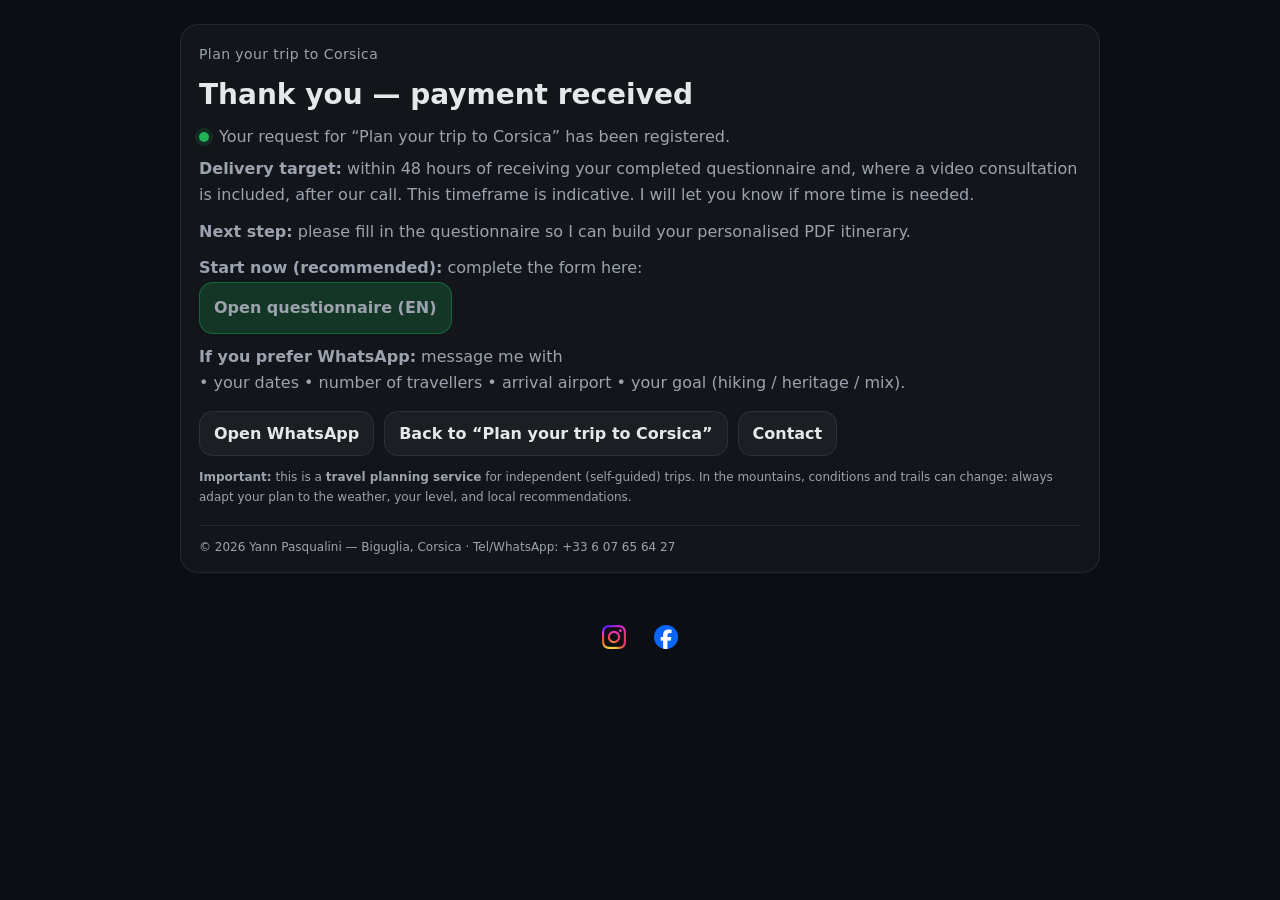
<file: thanks-travel-planner.html>
<!doctype html>
<html lang="en-GB">
<head>
<meta name="robots" content="noindex,nofollow">
  <meta charset="utf-8" />
  <meta name="viewport" content="width=device-width, initial-scale=1" />
  <title>Thank you — Plan your trip to Corsica | Yann Pasqualini</title>
  <meta name="description" content="Payment confirmation — next steps for your Plan your trip to Corsica request." />
  <link rel="canonical" href="https://www.aspassu.com/thanks-travel-planner.html" />

  <style>
    :root{
      --bg:#0b0f14;
      --muted:#9ca3af;
      --text:#e5e7eb;
      --accent:#22c55e;
      --border:rgba(255,255,255,.08);
    }
    body{ margin:0; font-family: system-ui, -apple-system, Segoe UI, Roboto, Arial, sans-serif; background:var(--bg); color:var(--text); }
    a{ color:inherit; }
    .wrap{ max-width: 920px; margin:0 auto; padding: 24px 18px; }
    .card{
      border:1px solid var(--border); background: rgba(255,255,255,.03);
      border-radius:18px; padding:18px;
    }
    h1{ margin:0 0 6px 0; font-size:28px; }
    p{ margin:10px 0; color:var(--muted); line-height:1.65; }
    .ok{ display:inline-flex; align-items:center; gap:10px; margin:10px 0 0 0; }
    .dot{ width:10px; height:10px; border-radius:999px; background: rgba(34,197,94,.9); box-shadow: 0 0 0 4px rgba(34,197,94,.12); }
    .btnRow{ display:flex; gap:10px; flex-wrap:wrap; margin-top:14px; }
    .btn{
      display:inline-block; padding:12px 14px; border-radius:14px;
      border:1px solid var(--border); background: rgba(255,255,255,.04);
      font-weight:700; text-decoration:none;
    }
    .btnPrimary{ background: rgba(34,197,94,.18); border-color: rgba(34,197,94,.35); }
    .small{ font-size:12px; color:var(--muted); margin-top:12px; }
    .footer{ margin-top:18px; padding-top:14px; border-top:1px solid var(--border); color:var(--muted); font-size:12px; }
  </style>
<style id="aspassu-social-style">.aspassu-social-links{display:flex;align-items:center;justify-content:center;flex-wrap:wrap;gap:8px;color:inherit}.aspassu-social-links a{display:inline-flex;align-items:center;justify-content:center;width:44px;height:44px;min-width:44px;min-height:44px;padding:10px;box-sizing:border-box;color:inherit;text-decoration:none;border:0;background:transparent;border-radius:4px}.aspassu-social-links a:hover{color:#86ced0}.aspassu-social-links a:focus-visible{outline:2px solid currentColor;outline-offset:3px}.aspassu-social-links svg{display:block;width:24px;height:24px;flex:none}.aspassu-social-footer{padding:18px 24px;color:inherit}.aspassu-social-footer .aspassu-social-links{justify-content:center}.footer .aspassu-social-links{margin-top:12px}footer>.aspassu-social-links{flex-shrink:0}</style></head>

<body>
  <div class="wrap">
    <div class="card">
      <p style="font-size:14px;letter-spacing:.03em;margin:0 0 12px">Plan your trip to Corsica</p>
      <h1>Thank you — payment received</h1>
      <div class="ok"><span class="dot"></span><span style="color:var(--muted)">Your request for “Plan your trip to Corsica” has been registered.</span></div>

      <p><b>Delivery target:</b> within 48 hours of receiving your completed questionnaire and, where a video consultation is included, after our call. This timeframe is indicative. I will let you know if more time is needed.</p>

      <p><b>Next step:</b> please fill in the questionnaire so I can build your personalised PDF itinerary.</p>

      <p>
        <b>Start now (recommended):</b> complete the form here:
        <br/>
        <a class="btn btnPrimary"
           href="https://docs.google.com/forms/d/e/1FAIpQLSfdajnOvK0xdD9HG9vcQr4pK9bR0Qv5FuRnjm6DlamC2zXGHw/viewform?usp=header"
           target="_blank" rel="noopener">Open questionnaire (EN)</a>
      </p>

      <p>
        <b>If you prefer WhatsApp:</b> message me with
        <br/>• your dates • number of travellers • arrival airport • your goal (hiking / heritage / mix).
      </p>

      <div class="btnRow">
        <a class="btn" href="https://wa.me/33607656427" target="_blank" rel="noopener">Open WhatsApp</a>
        <a class="btn" href="https://www.aspassu.com/travel-planning.html">Back to “Plan your trip to Corsica”</a>
        <a class="btn" href="https://www.aspassu.com/index-en.html#contact">Contact</a>
      </div>

      <p class="small">
        <b>Important:</b> this is a <b>travel planning service</b> for independent (self-guided) trips. In the mountains, conditions and trails can change:
        always adapt your plan to the weather, your level, and local recommendations.
      </p>

      <div class="footer">
        © <span id="y"></span> Yann Pasqualini — Biguglia, Corsica · Tel/WhatsApp: +33 6 07 65 64 27
      </div>
    </div>
  </div>

  <script>
    document.getElementById('y').textContent = new Date().getFullYear();
  </script>
<footer class="aspassu-social-footer"><div class="aspassu-social-links" role="group" aria-label="Social media"><a href="https://www.instagram.com/aspassu_yannpasqualini" target="_blank" rel="noopener noreferrer" aria-label="Instagram — À Spassu (opens in a new tab)" title="Instagram"><img src="/social-assets/instagram.png" width="24" height="24" alt="" aria-hidden="true" style="display:block;width:24px;height:24px;flex:none"></a><a href="https://www.facebook.com/share/1D5Dq3e9D9/?mibextid=wwXIfr" target="_blank" rel="noopener noreferrer" aria-label="Facebook — À Spassu (opens in a new tab)" title="Facebook"><img src="/social-assets/facebook.png" width="24" height="24" alt="" aria-hidden="true" style="display:block;width:24px;height:24px;flex:none"></a></div></footer></body>
</html>
</file>
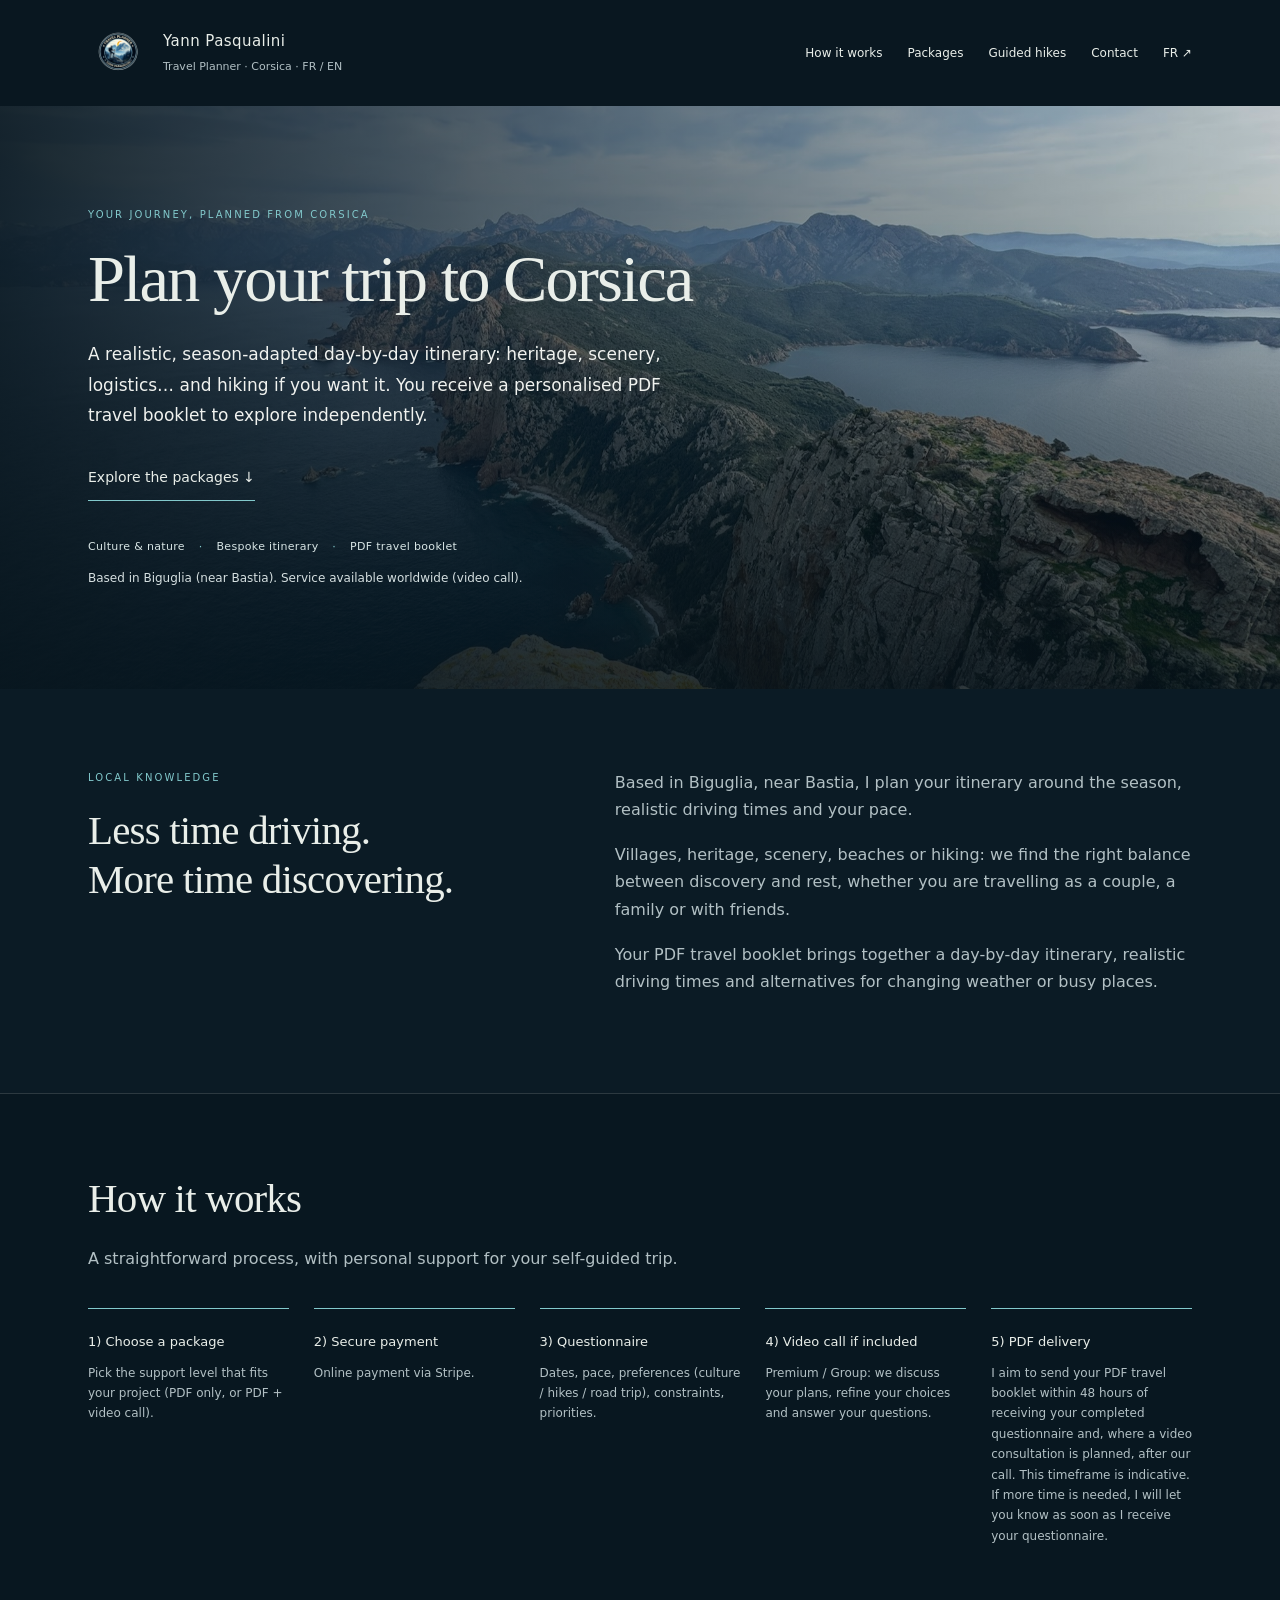
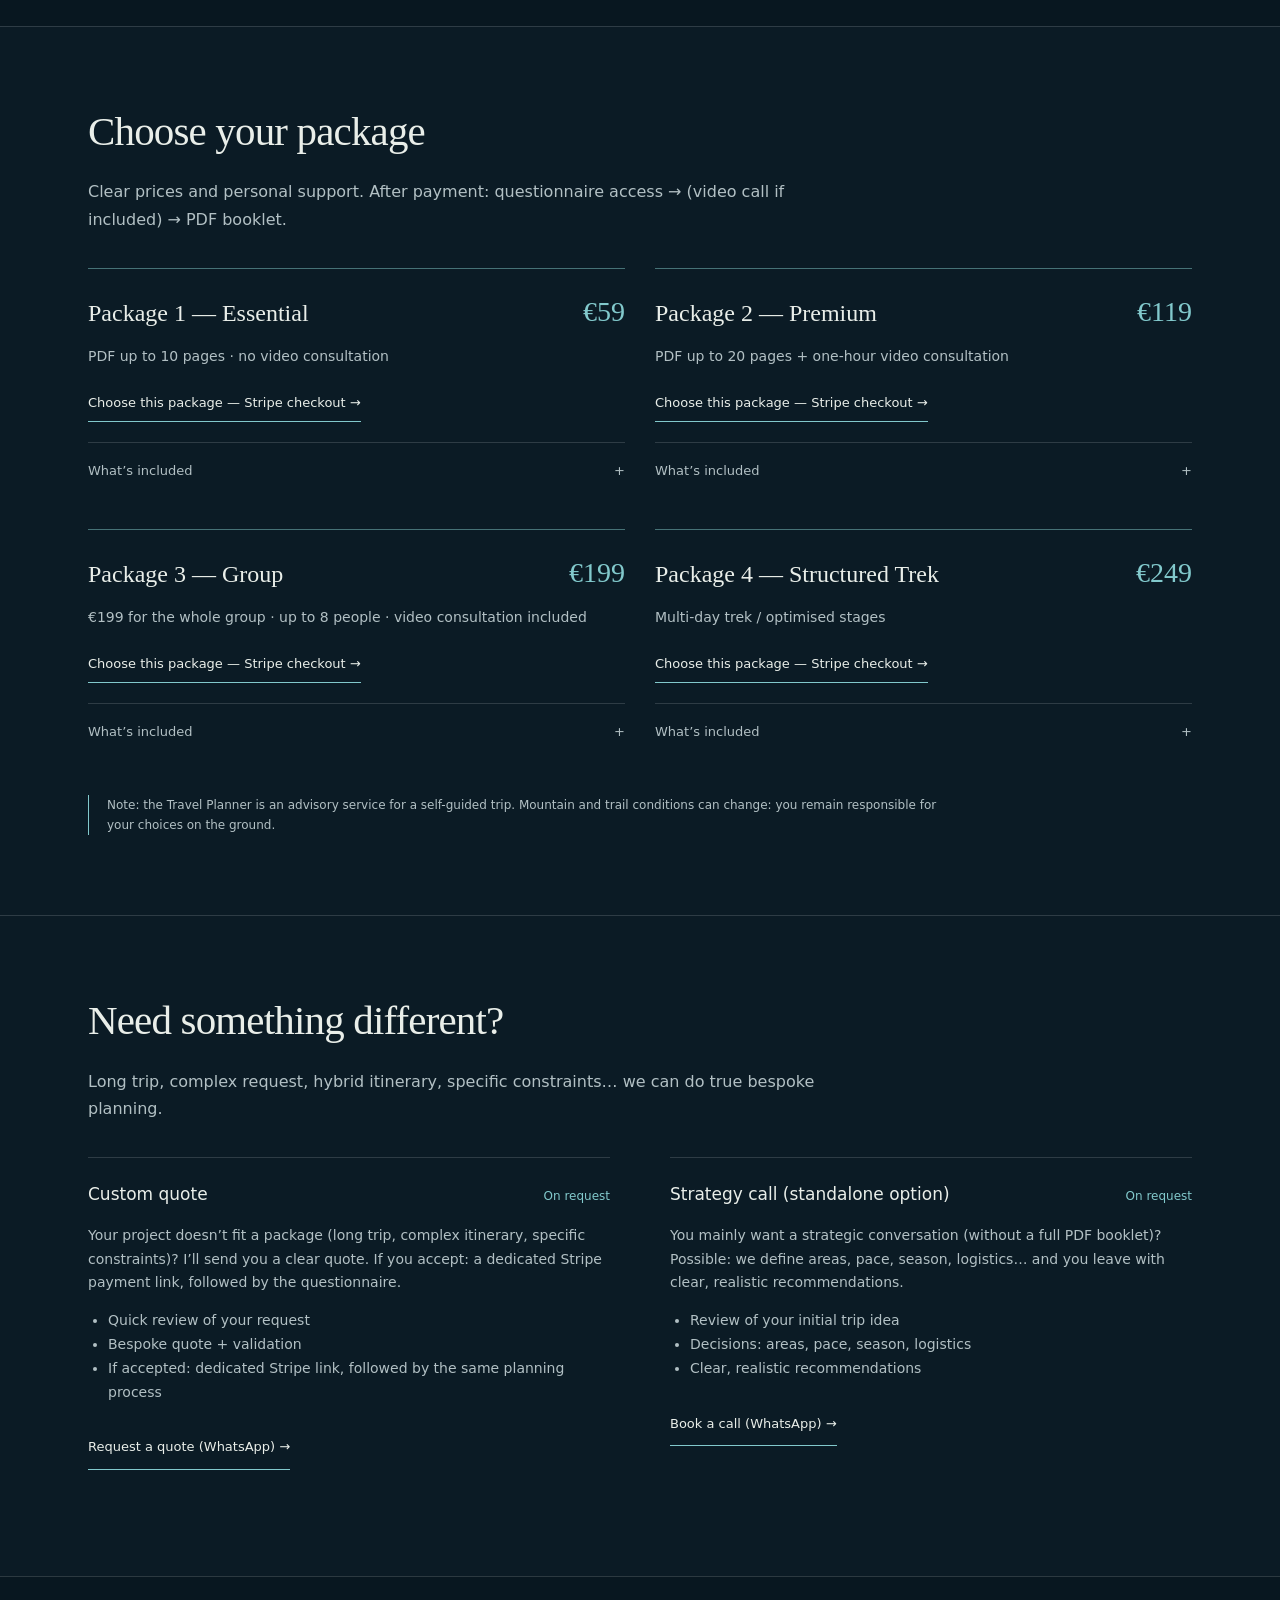
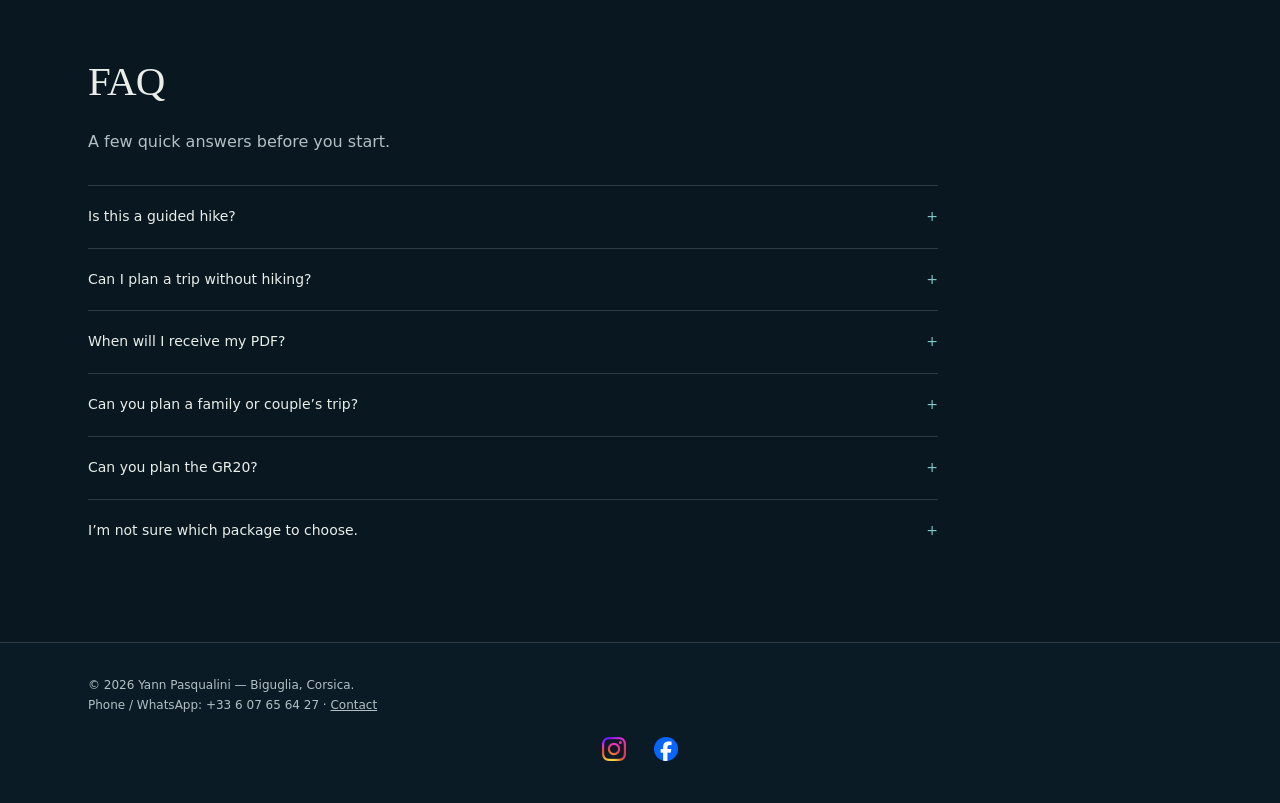
<file: travel-planning.html>
<!DOCTYPE html>
<html lang="en-GB">
<head>
  <meta charset="utf-8" />
<meta name="viewport" content="width=device-width, initial-scale=1" />

  <title>Plan your trip to Corsica | À Spassu – Yann Pasqualini</title>
  <meta name="description" content="Plan your Corsica trip with a local expert: bespoke day-by-day itineraries mixing heritage, scenery and realistic logistics adapted to the season. Personalised PDF travel booklet." />

  <link rel="canonical" href="https://www.aspassu.com/travel-planning.html" />

  <!-- hreflang -->
  <link rel="alternate" hreflang="fr" href="https://www.aspassu.com/planification-voyage.html" />
  <link rel="alternate" hreflang="en" href="https://www.aspassu.com/travel-planning.html" />
  <link rel="alternate" hreflang="x-default" href="https://www.aspassu.com/" />

  <!-- Open Graph -->
  <meta property="og:title" content="Plan your trip to Corsica | À Spassu – Yann Pasqualini" />
  <meta property="og:description" content="Realistic bespoke itineraries for Corsica — heritage, scenery, logistics and seasonal advice, designed by a local expert." />
  <meta property="og:url" content="https://www.aspassu.com/travel-planning.html" />
  <meta property="og:type" content="website" />
  <meta property="og:locale" content="en_GB" />
  <meta property="og:site_name" content="À Spassu – Yann Pasqualini" />
  <meta property="og:image" content="https://www.aspassu.com/images/images/images/transversale-corte-ota.jpg?v=3" />

  <!-- Twitter Card -->
  <meta name="twitter:card" content="summary_large_image" />
  <meta name="twitter:title" content="Plan your trip to Corsica | À Spassu – Yann Pasqualini" />
  <meta name="twitter:description" content="Corsica travel planning: bespoke itineraries, heritage, scenery & realistic logistics adapted to the season." />
  <meta name="twitter:image" content="https://www.aspassu.com/images/images/images/transversale-corte-ota.jpg?v=3" />

  <!-- JSON-LD -->
  <script type="application/ld+json">{
  "@context": "https://schema.org",
  "@type": "LocalBusiness",
  "name": "À Spassu – Yann Pasqualini",
  "description": "Plan your trip to Corsica: personalised itineraries and a PDF travel booklet for independent travel, with realistic advice tailored to the season.",
  "url": "https://www.aspassu.com/",
  "telephone": "+33607656427",
  "address": {
    "@type": "PostalAddress",
    "streetAddress": "267 route de Pétrèle",
    "postalCode": "20620",
    "addressLocality": "Biguglia",
    "addressCountry": "FR"
  },
  "knowsLanguage": [
    "fr",
    "en"
  ]
}</script>

  <link rel="stylesheet" href="travel-planner-assets/style.css">
<style id="aspassu-social-style">.aspassu-social-links{display:flex;align-items:center;justify-content:center;flex-wrap:wrap;gap:8px;color:inherit}.aspassu-social-links a{display:inline-flex;align-items:center;justify-content:center;width:44px;height:44px;min-width:44px;min-height:44px;padding:10px;box-sizing:border-box;color:inherit;text-decoration:none;border:0;background:transparent;border-radius:4px}.aspassu-social-links a:hover{color:#86ced0}.aspassu-social-links a:focus-visible{outline:2px solid currentColor;outline-offset:3px}.aspassu-social-links svg{display:block;width:24px;height:24px;flex:none}.aspassu-social-footer{padding:18px 24px;color:inherit}.aspassu-social-footer .aspassu-social-links{justify-content:center}.footer .aspassu-social-links{margin-top:12px}footer>.aspassu-social-links{flex-shrink:0}</style></head>

<body><a class="skip" href="#content">Skip to content</a>

  <div class="wrap">
    <div class="nav container">
      <div class="brand">
        <img src="travel-planner-assets/logo.png"
             alt="Yann Pasqualini Travel Planner logo" />
        <div>
          <p class="brandTitle">Yann Pasqualini</p>
          <p class="brandSub">Travel Planner · Corsica · FR / EN</p>
        </div>
      </div>

      <button class="menuToggle" aria-expanded="false" aria-controls="navigation">Menu +</button><nav class="menu" id="navigation" aria-label="Main navigation">
        <a href="#method">How it works</a><a href="#packages">Packages</a>
        <a href="https://www.aspassu.com/sorties-en.html">Guided hikes</a>
        <a href="https://www.aspassu.com/index-en.html#contact">Contact</a>
        <a href="planification-voyage.html" lang="fr">FR ↗</a>
      </nav>
    </div>
  </div>

  <main id="content"><!-- HERO -->
  <section class="tp-hero" aria-label="Corsica Travel Planner">
    <div class="tp-hero__overlay"></div>

    <header class="tp-hero__content">
      <p class="eyebrow">Your journey, planned from Corsica</p><h1 class="tp-hero__title">Plan your trip to Corsica</h1>
      <p class="tp-hero__subtitle">
        A realistic, season-adapted day-by-day itinerary: heritage, scenery, logistics…
        and hiking if you want it. You receive a personalised PDF travel booklet to explore independently.
      </p>

      <a class="tp-hero__cta" href="#packages">Explore the packages ↓</a>

      <p class="heroFacts">Culture & nature <span>·</span> Bespoke itinerary <span>·</span> PDF travel booklet</p>

      <p>
        Based in Biguglia (near Bastia). Service available worldwide (video call).
      </p>
    </header>
  </section>

<section class="band introduction"><div class="container introGrid"><div><p class="eyebrow">Local knowledge</p><h2 class="tp-section__title">Less time driving.<br>More time discovering.</h2></div><div><p class="leadText">Based in Biguglia, near Bastia, I plan your itinerary around the season, realistic driving times and your pace.</p><p class="leadText">Villages, heritage, scenery, beaches or hiking: we find the right balance between discovery and rest, whether you are travelling as a couple, a family or with friends.</p><p class="leadText">Your PDF travel booklet brings together a day-by-day itinerary, realistic driving times and alternatives for changing weather or busy places.</p></div></div></section>  <!-- BAND 2 : METHOD -->
  <section class="band band--dark band--line" id="method">
    <div class="container">
      <h2 class="tp-section__title">How it works</h2>
      <p class="tp-section__lead">
        A straightforward process, with personal support for your self-guided trip.
      </p>

      <div class="steps">
        <div class="step">
          <b>1) Choose a package</b>
          <p>Pick the support level that fits your project (PDF only, or PDF + video call).</p>
        </div>
        <div class="step">
          <b>2) Secure payment</b>
          <p>Online payment via Stripe.</p>
        </div>
        <div class="step">
          <b>3) Questionnaire</b>
          <p>Dates, pace, preferences (culture / hikes / road trip), constraints, priorities.</p>
        </div>
        <div class="step">
          <b>4) Video call if included</b>
          <p>Premium / Group: we discuss your plans, refine your choices and answer your questions.</p>
        </div>
        <div class="step">
          <b>5) PDF delivery</b>
          <p>I aim to send your PDF travel booklet within 48 hours of receiving your completed questionnaire and, where a video consultation is planned, after our call. This timeframe is indicative. If more time is needed, I will let you know as soon as I receive your questionnaire.</p>
        </div>
      </div>
    </div>
  </section>

  <!-- BAND 3 : PACKAGES -->
  <section class="band band--soft band--line" id="packages">
    <div class="container">
      <h2 class="tp-section__title">Choose your package</h2>
      <p class="tp-section__lead">
        Clear prices and personal support.
        After payment: questionnaire access → (video call if included) → PDF booklet.
      </p>

      <div class="tp-grid">
        <article class="package"><a class="tp-card" href="https://buy.stripe.com/bJe3cu7mP3au0xTgDwfEk04" target="_blank" rel="noopener">
          <div class="tp-card__top">
            <div class="tp-card__badge">Package 1 — Essential</div>
            <div class="tp-card__price">€59</div>
          </div>
          <div class="tp-card__desc">PDF up to 10 pages · no video consultation</div>
          <div class="tp-card__btn">Choose this package — Stripe checkout →</div>
        </a><details class="packageDetails"><summary>What’s included <span aria-hidden="true">+</span></summary><div class="packageBody">
          
          <p>A personalised PDF travel booklet of up to 10 pages, including the cover and any appendices, with your day-by-day itinerary and essential practical advice. No video consultation included.</p>
          <ul>
            <li>Detailed questionnaire (profile, dates, preferences, constraints)</li>
            <li>Day-by-day plan + realistic driving times</li>
            <li>Suggestions (heritage / viewpoints / optional hikes)</li>
            <li>Season / weather advice + simple options</li>
            <li>Delivery target: within 48 hours of receiving your completed questionnaire. If more time is needed, I will let you know as soon as I receive it.</li>
          </ul></div></details></article>

        <article class="package"><a class="tp-card" href="https://buy.stripe.com/5kQeVc8qT9yS2G13QKfEk05" target="_blank" rel="noopener">
          <div class="tp-card__top">
            <div class="tp-card__badge">Package 2 — Premium</div>
            <div class="tp-card__price">€119</div>
          </div>
          <div class="tp-card__desc">PDF up to 20 pages + one-hour video consultation</div>
          <div class="tp-card__btn">Choose this package — Stripe checkout →</div>
        </a><details class="packageDetails"><summary>What’s included <span aria-hidden="true">+</span></summary><div class="packageBody">
          
          <p>A personalised PDF travel booklet of up to 20 pages, including the cover and any appendices, plus a one-hour video consultation to refine your itinerary and answer your questions.</p>
          <ul>
            <li><b>One-hour video consultation included</b>: planning and questions</li>
            <li>More detailed itinerary, optimised (pace, season, logistics)</li>
            <li>Weather alternatives / recommended adjustments</li>
            <li>Final PDF + tweaks after the call</li>
            <li>Delivery target: within 48 hours of receiving your completed questionnaire and after our video consultation. If more time is needed, I will let you know as soon as I receive your questionnaire.</li>
          </ul></div></details></article>

        <article class="package"><a class="tp-card" href="https://buy.stripe.com/5kQ7sK0Yr4ey3K53QKfEk06" target="_blank" rel="noopener">
          <div class="tp-card__top">
            <div class="tp-card__badge">Package 3 — Group</div>
            <div class="tp-card__price">€199</div>
          </div>
          <div class="tp-card__desc">€199 for the whole group · up to 8 people · video consultation included</div>
          <div class="tp-card__btn">Choose this package — Stripe checkout →</div>
        </a><details class="packageDetails"><summary>What’s included <span aria-hidden="true">+</span></summary><div class="packageBody">
          
          <p>For up to 8 people travelling together: a shared itinerary tailored to the group’s pace and interests, with a video consultation included. The price of €199 covers the whole group.</p>
          <ul>
            <li>Group constraints integrated (pace, breaks, transfers)</li>
            <li>Video call included: alignment + decisions</li>
            <li>Coherent multi-day structure (effort / rest)</li>
            <li>Backup options / weather</li>
            <li>Structured PDF booklet (easy to follow)</li>
          </ul></div></details></article>

        <article class="package"><a class="tp-card" href="https://buy.stripe.com/8x29ASePh3au5Sdaf8fEk07" target="_blank" rel="noopener">
          <div class="tp-card__top">
            <div class="tp-card__badge">Package 4 — Structured Trek</div>
            <div class="tp-card__price">€249</div>
          </div>
          <div class="tp-card__desc">Multi-day trek / optimised stages</div>
          <div class="tp-card__btn">Choose this package — Stripe checkout →</div>
        </a><details class="packageDetails"><summary>What’s included <span aria-hidden="true">+</span></summary><div class="packageBody">
          
          <p>For an itinerant project: realistic stages, logistics, variants and field-focused recommendations.</p>
          <ul>
            <li>Optimised stage breakdown (effort / elevation / time)</li>
            <li>Safety & seasonality advice (conditions)</li>
            <li>Logistics: access, transfers, key points</li>
            <li>Variants / solutions in case of weather</li>
            <li>Video call possible if needed (case-by-case)</li>
          </ul></div></details></article>
      </div>

      <p class="tp-note">
        Note: the Travel Planner is an advisory service for a self-guided trip.
        Mountain and trail conditions can change: you remain responsible for your choices on the ground.
      </p>
    </div>
  </section>

  <!-- BAND 5 : OPTIONS -->
  <section class="band band--soft band--line">
    <div class="container">
      <h2 class="tp-section__title">Need something different?</h2>
      <p class="tp-section__lead">
        Long trip, complex request, hybrid itinerary, specific constraints… we can do true bespoke planning.
      </p>

      <div class="details">
        <div class="detailCard">
          <div class="detailHead">
            <b>Custom quote</b>
            <span class="price">On request</span>
          </div>
          <p>
            Your project doesn’t fit a package (long trip, complex itinerary, specific constraints)?
            I’ll send you a clear quote. If you accept: a dedicated Stripe payment link, followed by the questionnaire.
          </p>
          <ul>
            <li>Quick review of your request</li>
            <li>Bespoke quote + validation</li>
            <li>If accepted: dedicated Stripe link, followed by the same planning process</li>
          </ul>
          <p>
            <a class="tp-hero__cta" href="https://wa.me/33607656427" target="_blank" rel="noopener">
              Request a quote (WhatsApp) →
            </a>
          </p>
        </div>

        <div class="detailCard">
          <div class="detailHead">
            <b>Strategy call (standalone option)</b>
            <span class="price">On request</span>
          </div>
          <p>
            You mainly want a strategic conversation (without a full PDF booklet)?
            Possible: we define areas, pace, season, logistics… and you leave with clear, realistic recommendations.
          </p>
          <ul>
            <li>Review of your initial trip idea</li>
            <li>Decisions: areas, pace, season, logistics</li>
            <li>Clear, realistic recommendations</li>
          </ul>
          <p>
            <a class="tp-hero__cta" href="https://wa.me/33607656427" target="_blank" rel="noopener">
              Book a call (WhatsApp) →
            </a>
          </p>
        </div>
      </div>
    </div>
  </section>

  <!-- BAND 6 : FAQ -->
  <section class="band band--dark band--line">
    <div class="container">
      <h2 class="tp-section__title">FAQ</h2>
      <p class="tp-section__lead">A few quick answers before you start.</p>

      <div class="faq">
        <details class="faqItem">
          <summary>Is this a guided hike?</summary>
          <p>
            No. The Travel Planner is an advisory service for a self-guided trip.
            For guided experiences, see the <a href="https://www.aspassu.com/sorties-en.html">guided hikes page</a>.
          </p>
        </details>

        <details class="faqItem">
          <summary>Can I plan a trip without hiking?</summary>
          <p>
            No problem. We can build a trip focused on heritage, villages, scenic roads, museums, churches,
            gentle nature, etc.
          </p>
        </details>

        <details class="faqItem">
          <summary>When will I receive my PDF?</summary>
          <p>
            I aim to send your PDF travel booklet within 48 hours of receiving your completed questionnaire and, where a video consultation is planned, after our call. This timeframe is indicative. If more time is needed, I will let you know as soon as I receive your questionnaire.
          </p>
        </details>

        <details class="faqItem">
          <summary>Can you plan a family or couple’s trip?</summary>
          <p>
            Very common. We adapt the pace, driving times and breaks,
            and avoid unrealistic days.
          </p>
        </details>

        <details class="faqItem">
          <summary>Can you plan the GR20?</summary>
          <p>
            Yes — advisory only (route, stages, season, logistics, variants).
            I don’t provide GPX tracks.
          </p>
        </details>

        <details class="faqItem">
          <summary>I’m not sure which package to choose.</summary>
          <p>
            If you’re unsure, Premium (with a call) is usually the most comfortable.
            Otherwise, message me — I’ll advise you quickly.
          </p>
        </details>
      </div>
    </div>
  </section>

</main>  <!-- FOOTER -->
  <section class="footer">
    <div class="container">
      © <span id="y"></span> Yann Pasqualini — Biguglia, Corsica.
      <div>
        Phone / WhatsApp: +33 6 07 65 64 27 · <a href="https://www.aspassu.com/index-en.html#contact">Contact</a>
      </div>
    </div>
  <div class="aspassu-social-links" role="group" aria-label="Social media"><a href="https://www.instagram.com/aspassu_yannpasqualini" target="_blank" rel="noopener noreferrer" aria-label="Instagram — À Spassu (opens in a new tab)" title="Instagram"><img src="/social-assets/instagram.png" width="24" height="24" alt="" aria-hidden="true" style="display:block;width:24px;height:24px;flex:none"></a><a href="https://www.facebook.com/share/1D5Dq3e9D9/?mibextid=wwXIfr" target="_blank" rel="noopener noreferrer" aria-label="Facebook — À Spassu (opens in a new tab)" title="Facebook"><img src="/social-assets/facebook.png" width="24" height="24" alt="" aria-hidden="true" style="display:block;width:24px;height:24px;flex:none"></a></div></section>

  <script>
    document.getElementById('y').textContent = new Date().getFullYear();
  </script>

<script src="travel-planner-assets/menu.js"></script></body>
</html>
</file>
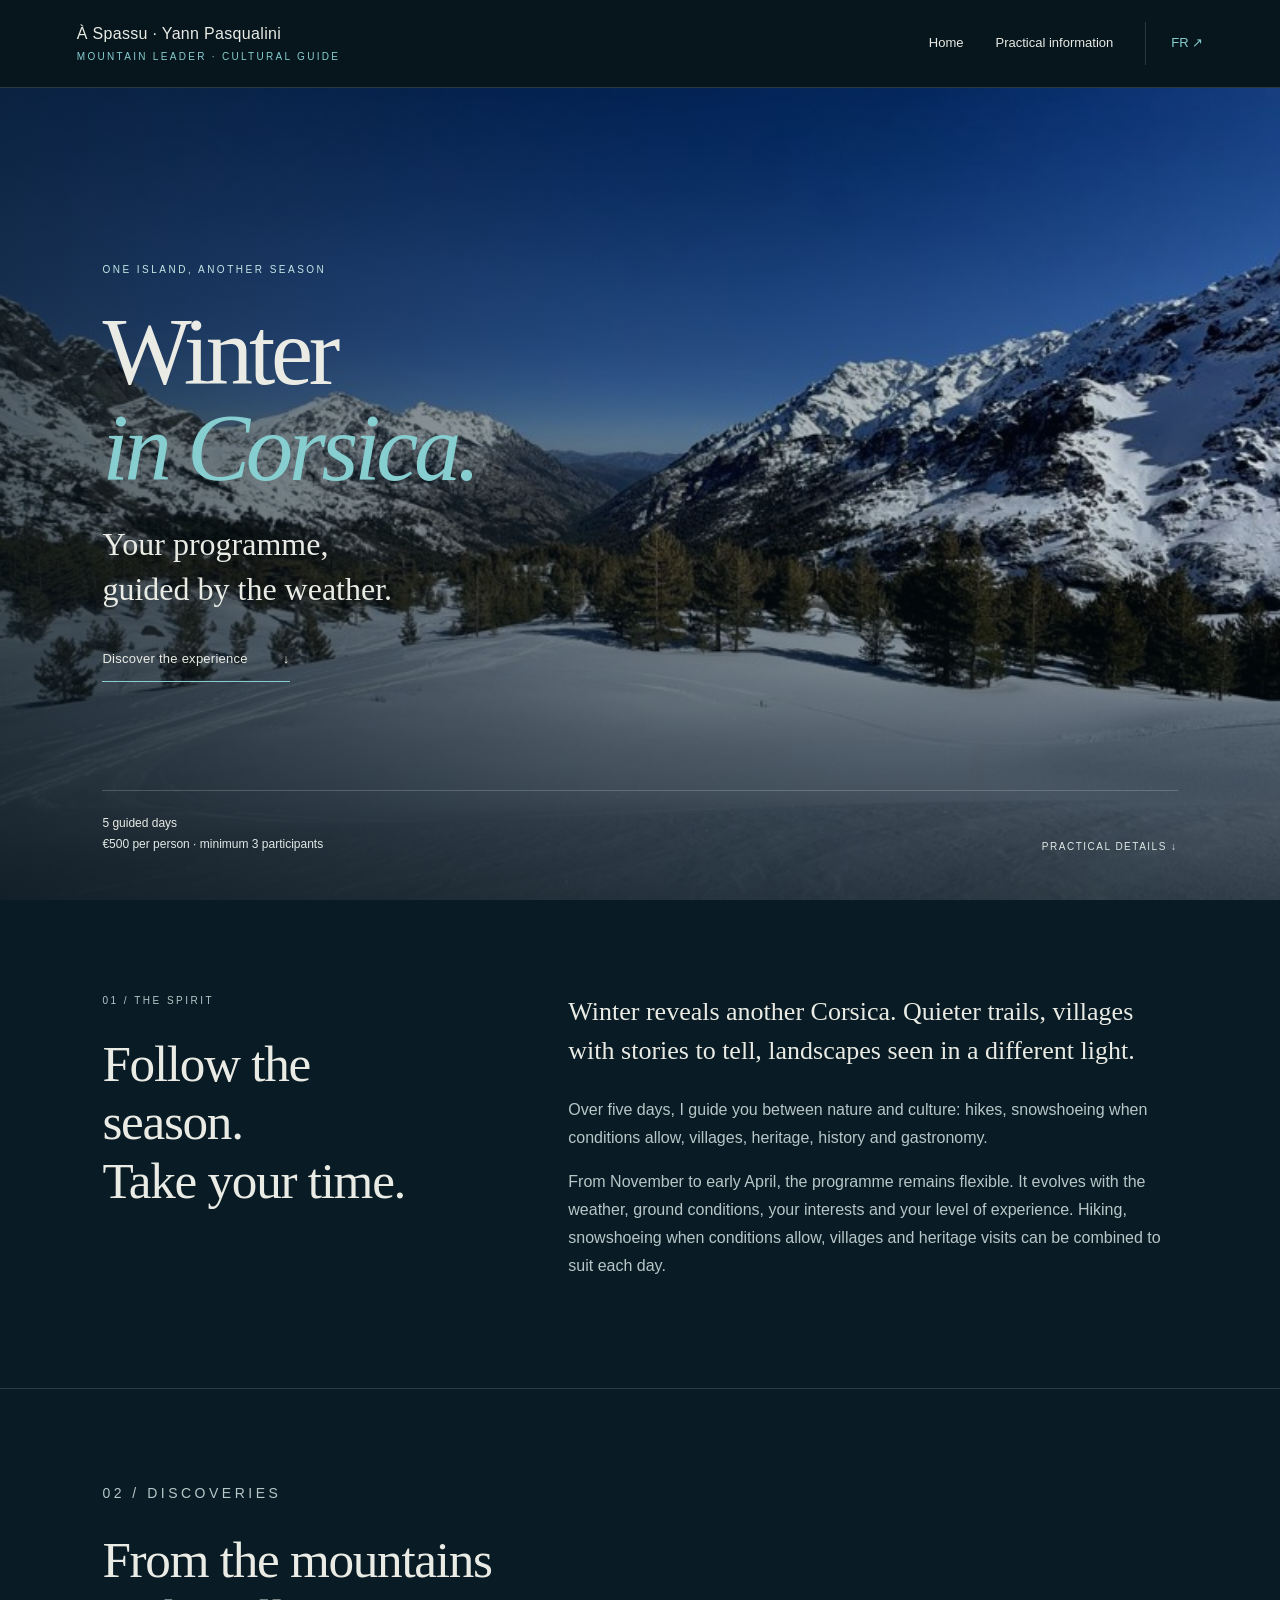
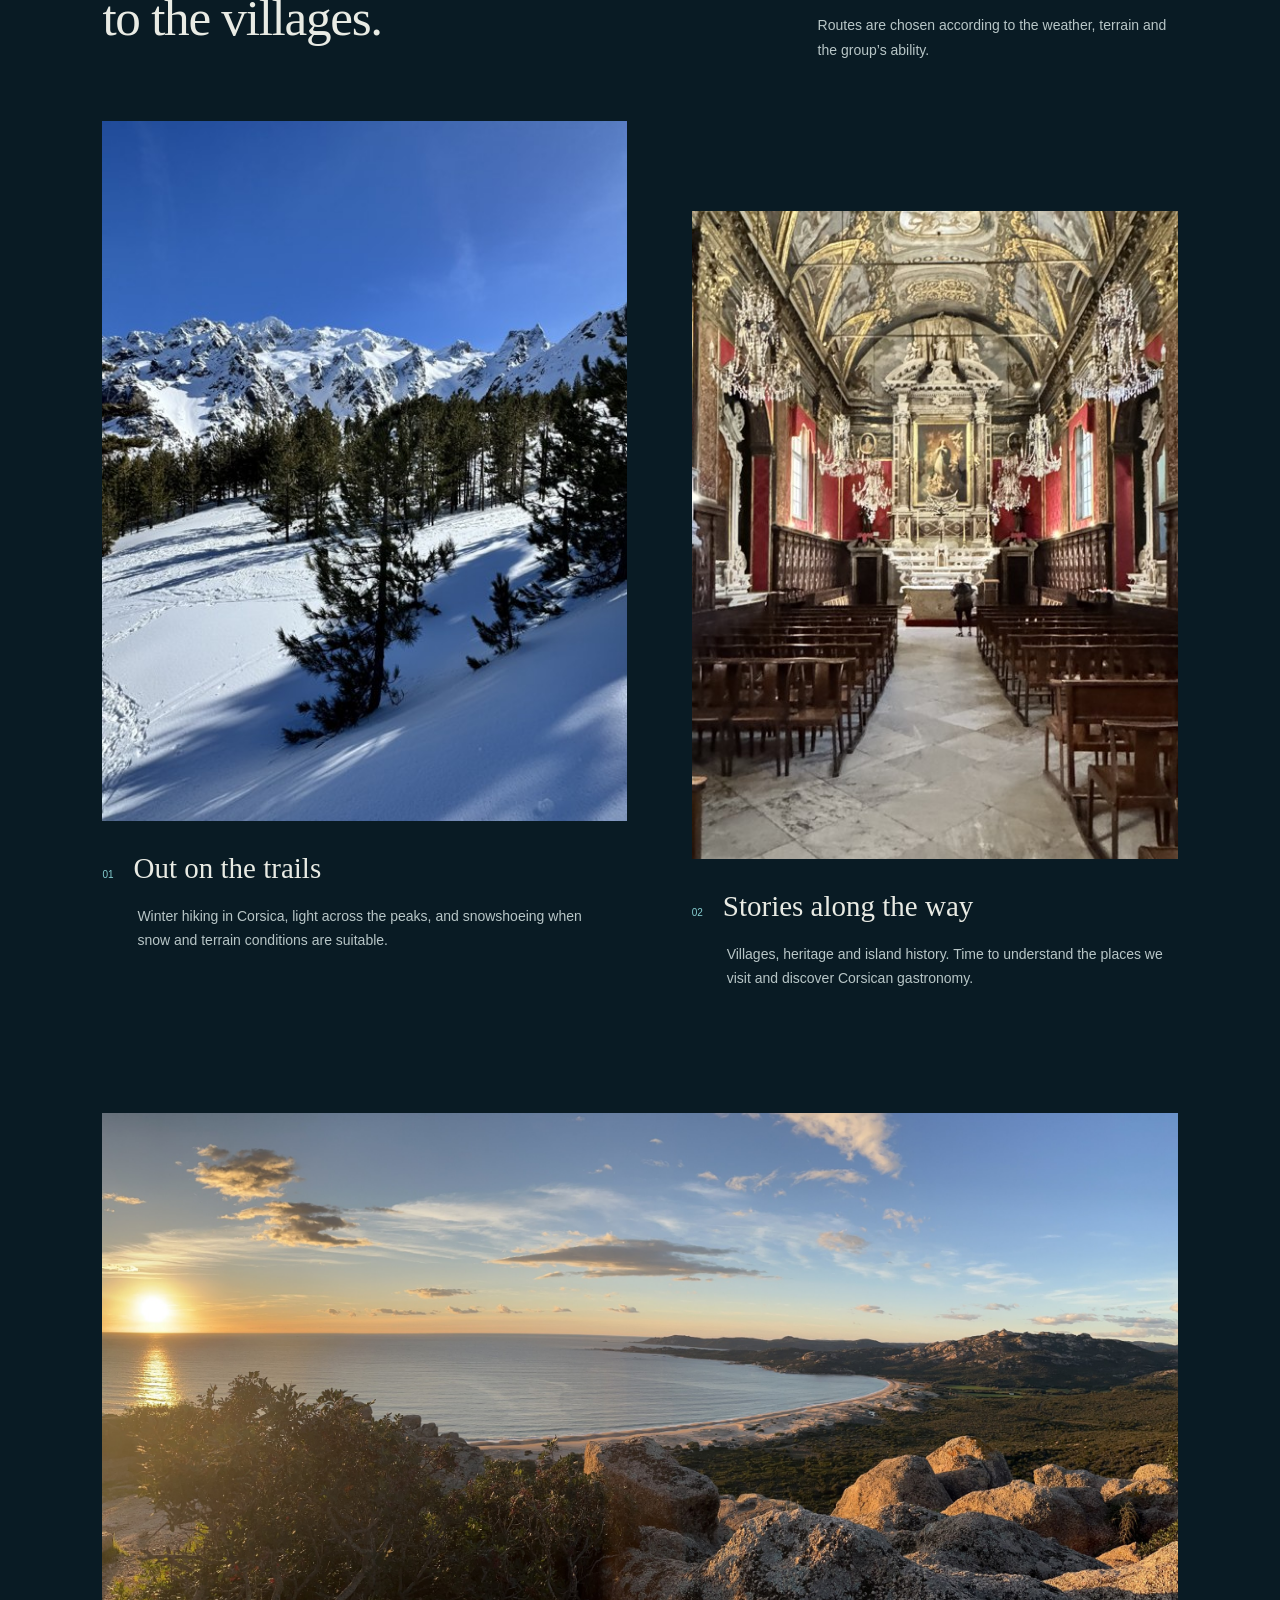
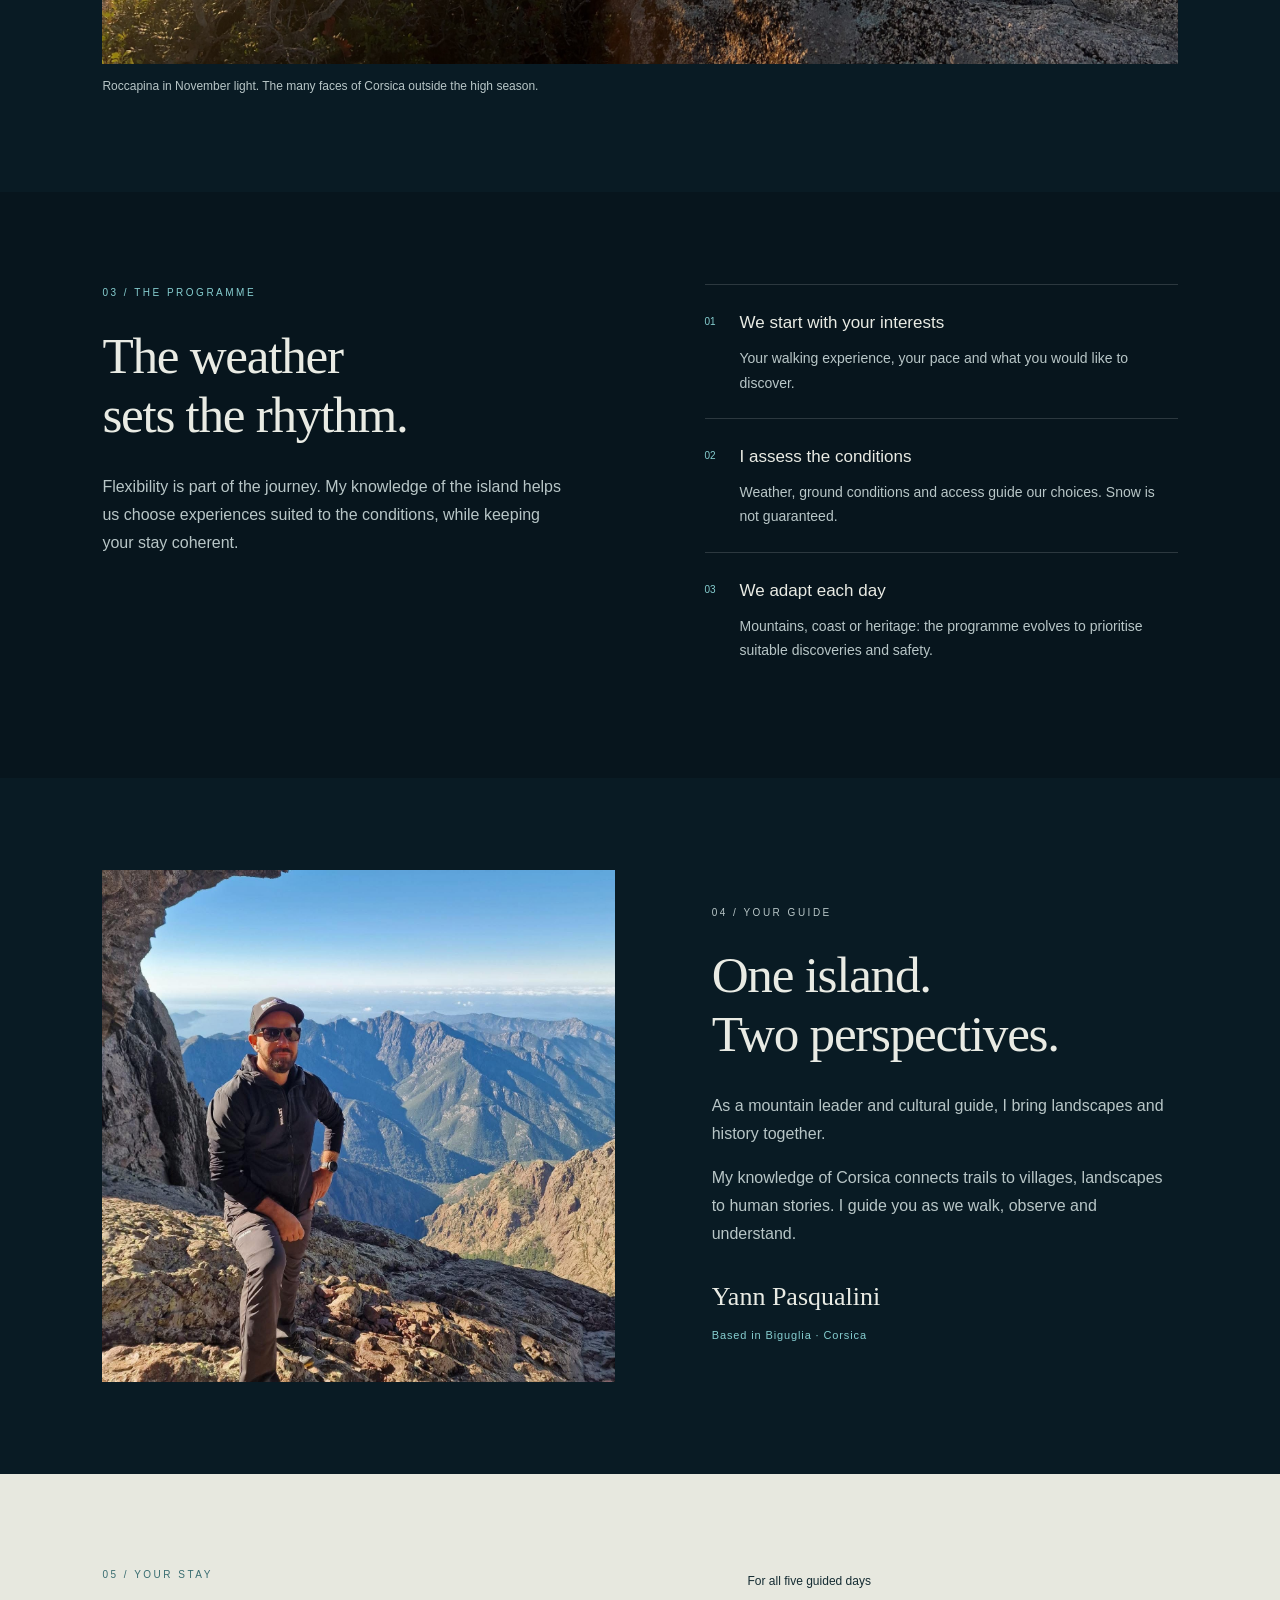
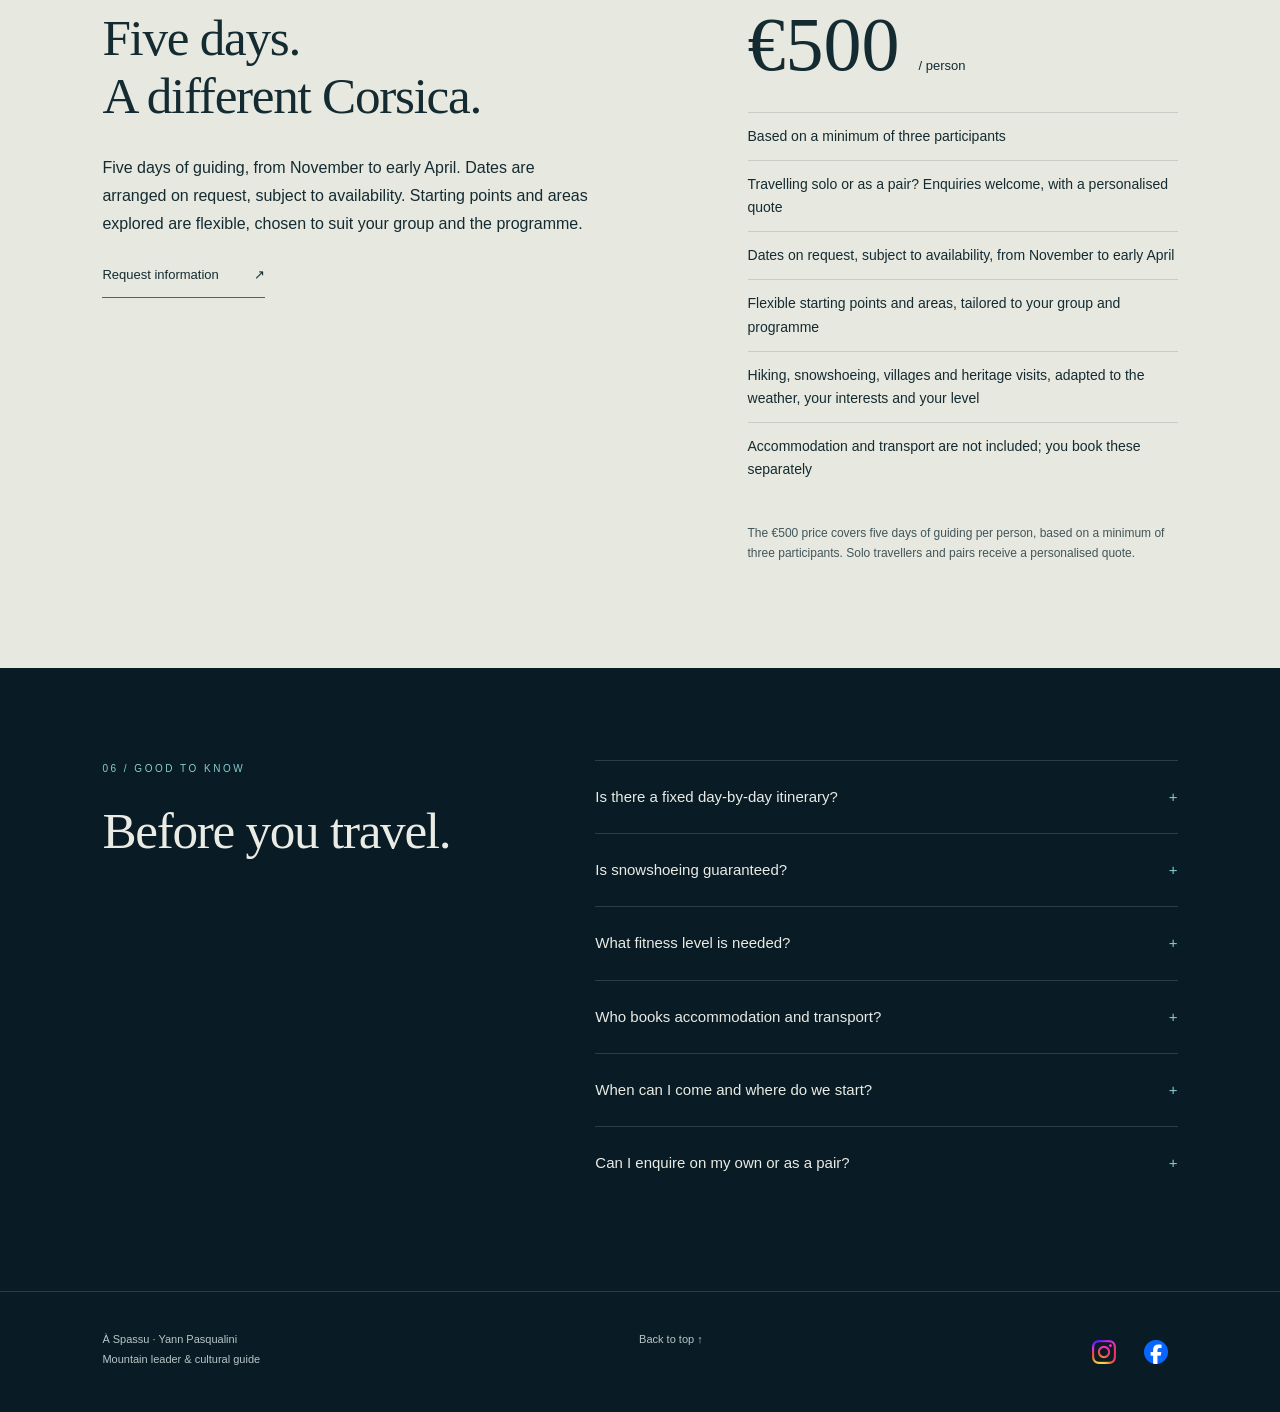
<file: corse-en-hiver/winter-in-corsica.html>
<!doctype html><html lang="en-GB"><head><meta charset="utf-8"><meta name="viewport" content="width=device-width, initial-scale=1"><link rel="canonical" href="https://www.aspassu.com/corse-en-hiver/winter-in-corsica.html"><meta property="og:url" content="https://www.aspassu.com/corse-en-hiver/winter-in-corsica.html"><meta property="og:image" content="https://www.aspassu.com/corse-en-hiver/images/asco-panorama.jpg"><title>Winter in Corsica | À Spassu – Yann Pasqualini</title><meta name="description" content="Winter in Corsica, November to early April: five guided days shaped by the weather and your interests. €500 per person for groups of at least three."><link rel="alternate" hreflang="fr" href="https://www.aspassu.com/corse-en-hiver/"><link rel="alternate" hreflang="en-GB" href="https://www.aspassu.com/corse-en-hiver/winter-in-corsica.html"><meta property="og:title" content="Winter in Corsica | À Spassu – Yann Pasqualini"><meta property="og:description" content="Winter in Corsica, November to early April: five guided days shaped by the weather and your interests. €500 per person for groups of at least three."><link rel="stylesheet" href="style.css"><script src="app.js" defer></script><style id="aspassu-social-style">.aspassu-social-links{display:flex;align-items:center;justify-content:center;flex-wrap:wrap;gap:8px;color:inherit}.aspassu-social-links a{display:inline-flex;align-items:center;justify-content:center;width:44px;height:44px;min-width:44px;min-height:44px;padding:10px;box-sizing:border-box;color:inherit;text-decoration:none;border:0;background:transparent;border-radius:4px}.aspassu-social-links a:hover{color:#86ced0}.aspassu-social-links a:focus-visible{outline:2px solid currentColor;outline-offset:3px}.aspassu-social-links svg{display:block;width:24px;height:24px;flex:none}.aspassu-social-footer{padding:18px 24px;color:inherit}.aspassu-social-footer .aspassu-social-links{justify-content:center}.footer .aspassu-social-links{margin-top:12px}footer>.aspassu-social-links{flex-shrink:0}</style></head><body>
<a class="skip" href="#main">Skip to content</a>
<header><a class="brand" href="#">À Spassu · Yann Pasqualini<small>Mountain leader · Cultural guide</small></a><button class="menu" aria-expanded="false" aria-controls="navigation">Menu +</button><nav id="navigation" aria-label="Main navigation"><a href="../">Home</a><a href="#offre">Practical information</a><a class="language" href="/corse-en-hiver/" lang="fr">FR ↗</a></nav></header>
<main id="main"><section class="hero" aria-label="Winter in Corsica"><picture class="hero-image"><source media="(max-width:700px)" srcset="images/asco-panorama-mobile.jpg"><img src="images/asco-panorama.jpg" alt="Snow-covered valley and mountains at Asco, Corsica" fetchpriority="high"></picture><div class="hero-content"><p class="eyebrow">One island, another season</p><h1>Winter<br><em>in Corsica.</em></h1><p class="subtitle">Your programme,<br>guided by the weather.</p><a class="outline" href="#esprit">Discover the experience <span aria-hidden="true">↓</span></a></div><div class="hero-bottom"><span><strong>5 guided days</strong><br>€500 per person · minimum 3 participants</span><a href="#offre">Practical details ↓</a></div></section>
<section class="section intro" id="esprit"><div><p class="eyebrow">01 / The spirit</p><h2>Follow the season.<br>Take your time.</h2></div><div><p class="lead">Winter reveals another Corsica. Quieter trails, villages with stories to tell, landscapes seen in a different light.</p><p>Over five days, I guide you between nature and culture: hikes, snowshoeing when conditions allow, villages, heritage, history and gastronomy.</p><p>From November to early April, the programme remains flexible. It evolves with the weather, ground conditions, your interests and your level of experience. Hiking, snowshoeing when conditions allow, villages and heritage visits can be combined to suit each day.</p></div></section>
<section class="section experiences" id="decouvertes"><div class="section-heading"><div><p class="eyebrow">02 / Discoveries</p><h2>From the mountains<br>to the villages.</h2></div><p>Routes are chosen according to the weather, terrain and the group’s ability.</p></div><div class="gallery"><figure><div class="photo tall real-photo"><picture><source media="(max-width:700px)" srcset="images/asco-neige-mobile.jpg"><img src="images/asco-neige.jpg" alt="Snow and pine trees at Asco" width="1440" height="2560" loading="lazy"></picture></div><figcaption><div class="caption"><span>01</span><h3>Out on the trails</h3></div><p>Winter hiking in Corsica, light across the peaks, and snowshoeing when snow and terrain conditions are suitable.</p></figcaption></figure><figure><div class="photo tall village real-photo"><picture><source media="(max-width:700px)" srcset="images/bastia-patrimoine-mobile.jpg"><img src="images/bastia-patrimoine.jpg" alt="Church interior in Bastia" width="1440" height="2560" loading="lazy"></picture></div><figcaption><div class="caption"><span>02</span><h3>Stories along the way</h3></div><p>Villages, heritage and island history. Time to understand the places we visit and discover Corsican gastronomy.</p></figcaption></figure></div></section>
<figure class="panorama"><div class="photo wide coast real-photo"><picture><source media="(max-width:700px)" srcset="images/roccapina-mobile.jpg"><img src="images/roccapina.jpg" alt="Golden evening light over Roccapina bay" width="2560" height="1446" loading="lazy"></picture></div><figcaption>Roccapina in November light. The many faces of Corsica outside the high season.</figcaption></figure>
<section class="section method"><div><p class="eyebrow">03 / The programme</p><h2>The weather<br>sets the rhythm.</h2><p style="color:var(--muted)">Flexibility is part of the journey. My knowledge of the island helps us choose experiences suited to the conditions, while keeping your stay coherent.</p></div><ol class="steps"><li><span class="number">01</span><div><h3>We start with your interests</h3><p>Your walking experience, your pace and what you would like to discover.</p></div></li><li><span class="number">02</span><div><h3>I assess the conditions</h3><p>Weather, ground conditions and access guide our choices. Snow is not guaranteed.</p></div></li><li><span class="number">03</span><div><h3>We adapt each day</h3><p>Mountains, coast or heritage: the programme evolves to prioritise suitable discoveries and safety.</p></div></li></ol></section>
<section class="section guide" id="guide"><div class="photo portrait portrait-photo"><picture><source media="(max-width:700px)" srcset="images/portrait-yann-tafunatu-mobile.jpg"><img src="images/portrait-yann-tafunatu.jpg" alt="Yann Pasqualini in the mountains at Tafunatu" width="1500" height="1500" loading="lazy"></picture></div><div class="guide-copy"><p class="eyebrow">04 / Your guide</p><h2>One island.<br>Two perspectives.</h2><p>As a mountain leader and cultural guide, I bring landscapes and history together.</p><p>My knowledge of Corsica connects trails to villages, landscapes to human stories. I guide you as we walk, observe and understand.</p><p class="signature">Yann Pasqualini</p><small>Based in Biguglia · Corsica</small></div></section>
<section class="section offer" id="offre"><div><p class="eyebrow">05 / Your stay</p><h2>Five days.<br>A different Corsica.</h2><p>Five days of guiding, from November to early April. Dates are arranged on request, subject to availability. Starting points and areas explored are flexible, chosen to suit your group and the programme.</p><button class="contact-trigger" aria-expanded="false" aria-controls="contact-details">Request information <span aria-hidden="true">↗</span></button><div id="contact-details" class="contact-panel" hidden><p>Tell me your preferred dates, the number of participants and your interests.</p><a href="mailto:yannpasqualiniaem@gmail.com?subject=Winter%20in%20Corsica">yannpasqualiniaem@gmail.com ↗</a><p><a href="tel:+33607656427">+33 6 07 65 64 27</a></p><p>The email link opens your email app. No message is sent automatically.</p></div></div><div><span style="font-size:12px">For all five guided days</span><div class="price">€500 <small>/ person</small></div><ul><li>Based on a minimum of three participants</li><li>Travelling solo or as a pair? Enquiries welcome, with a personalised quote</li><li>Dates on request, subject to availability, from November to early April</li><li>Flexible starting points and areas, tailored to your group and programme</li><li>Hiking, snowshoeing, villages and heritage visits, adapted to the weather, your interests and your level</li><li>Accommodation and transport are not included; you book these separately</li></ul><p class="fine">The €500 price covers five days of guiding per person, based on a minimum of three participants. Solo travellers and pairs receive a personalised quote.</p></div></section>
<section class="section faq"><div><p class="eyebrow">06 / Good to know</p><h2>Before you travel.</h2></div><div><details><summary>Is there a fixed day-by-day itinerary?</summary><p>We agree on your main interests together. The order and content of each day evolve with the weather, access and ground conditions.</p></details><details><summary>Is snowshoeing guaranteed?</summary><p>No. Snowshoeing is an option when snow and conditions allow. Other discoveries may take its place.</p></details><details><summary>What fitness level is needed?</summary><p>The required level will be discussed before booking, based on the planned outings and your experience.</p></details><details><summary>Who books accommodation and transport?</summary><p>You book your accommodation and transport separately. They are not included in the advertised guiding price.</p></details><details><summary>When can I come and where do we start?</summary><p>From November to early April, with dates arranged on request, subject to availability. Starting points and areas explored are flexible, chosen to suit your group and the programme.</p></details><details><summary>Can I enquire on my own or as a pair?</summary><p>Yes. Solo travellers and pairs are welcome to enquire and receive a personalised quote. The advertised price of €500 per person for five guided days applies to groups of at least three participants.</p></details></div></section></main>
<footer><div>À Spassu · Yann Pasqualini<br>Mountain leader & cultural guide</div><a href="#">Back to top ↑</a><div class="aspassu-social-links" role="group" aria-label="Social media"><a href="https://www.instagram.com/aspassu_yannpasqualini" target="_blank" rel="noopener noreferrer" aria-label="Instagram — À Spassu (opens in a new tab)" title="Instagram"><img src="/social-assets/instagram.png" width="24" height="24" alt="" aria-hidden="true" style="display:block;width:24px;height:24px;flex:none"></a><a href="https://www.facebook.com/share/1D5Dq3e9D9/?mibextid=wwXIfr" target="_blank" rel="noopener noreferrer" aria-label="Facebook — À Spassu (opens in a new tab)" title="Facebook"><img src="/social-assets/facebook.png" width="24" height="24" alt="" aria-hidden="true" style="display:block;width:24px;height:24px;flex:none"></a></div></footer></body></html>
</file>
<file: accueil.css>
:root{--night:#091b24;--deep:#07151d;--ink:#e9ebe4;--muted:#b8c6c7;--aqua:#86ced0;--line:#ffffff26;--serif:Georgia,'Times New Roman',serif}*{box-sizing:border-box}html{scroll-behavior:smooth;scroll-padding-top:30px}body{margin:0;background:var(--night);color:var(--ink);font:16px/1.75 -apple-system,BlinkMacSystemFont,'Segoe UI',sans-serif}a{color:inherit;text-decoration:none}img{display:block;width:100%}button,input,textarea{font:inherit}a:focus-visible,button:focus-visible,summary:focus-visible{outline:2px solid var(--aqua);outline-offset:6px}a:hover{color:var(--aqua)}.preview{background:#122b35;color:#b9cdce;text-align:center;padding:5px 15px;font-size:10px;letter-spacing:.06em}header{height:88px;background:var(--deep);display:flex;align-items:center;justify-content:space-between;padding:0 6%;gap:25px;position:relative;z-index:5}.brand{font-size:16px;line-height:1.4;letter-spacing:.02em}.brand small{display:block;margin-top:6px;color:var(--aqua);text-transform:uppercase;font-size:10px;letter-spacing:.2em}nav{display:flex;align-items:center;gap:35px;font-size:13px}nav a{padding:12px 0}.language{padding-left:25px;border-left:1px solid var(--line);color:var(--aqua)}.menu-toggle{display:none;background:none;color:inherit;border:0;min-height:44px;padding:10px;cursor:pointer;font-size:13px}.eyebrow{font-size:10px;letter-spacing:.22em;text-transform:uppercase;color:var(--aqua);margin:0 0 24px}h1,h2,h3,p{margin-top:0}h1,h2,h3{font-family:var(--serif);font-weight:400}h1{font-size:clamp(70px,7.6vw,110px);letter-spacing:-.045em;line-height:1.03;margin-bottom:28px}h1 em,h2 em{color:var(--aqua);font-weight:400}h2{font-size:clamp(38px,4vw,58px);line-height:1.15;letter-spacing:-.025em;margin-bottom:28px}h3{font-size:32px;line-height:1.2;letter-spacing:-.015em;margin-bottom:18px}p{margin-bottom:20px}.hero{position:relative;isolation:isolate;height:calc(100svh - 116px);min-height:700px;max-height:960px;display:flex;flex-direction:column;justify-content:space-between;padding:60px 8% 32px;overflow:hidden}.hero-photo{position:absolute;inset:0;height:100%;object-fit:cover;object-position:50% 50%;z-index:-2}.hero:after{content:'';position:absolute;inset:0;z-index:-1;background:linear-gradient(90deg,#061720c9,#06172038 80%),linear-gradient(0deg,#061720b3,transparent 60%)}.hero-copy{margin:auto 0;max-width:900px}.hero .eyebrow{color:#ceeeee}.hero-lead{max-width:560px;font-size:17px;line-height:1.8;color:#f0f1eb;margin-bottom:23px}.text-link{display:inline-flex;align-items:center;justify-content:space-between;gap:35px;border-bottom:1px solid var(--aqua);padding:10px 0;font-size:13px;min-height:44px}.hero-bottom{display:flex;justify-content:space-between;gap:25px;border-top:1px solid #ffffff44;padding-top:20px;color:#ecf1eb;font-size:11px;letter-spacing:.02em}.section{padding:100px 8%}.intro{display:grid;grid-template-columns:1fr 1.4fr;gap:9%;border-bottom:1px solid var(--line)}.intro p{color:var(--muted);max-width:660px}.intro .lead{font:24px/1.6 var(--serif);color:var(--ink)}.intro h2{font-size:43px}.section-heading{display:flex;justify-content:space-between;align-items:end;gap:50px;margin-bottom:48px}.section-heading h2{margin-bottom:0}.section-heading>p{max-width:320px;color:var(--muted);font-size:14px;margin-bottom:4px}.activity-grid{display:grid;grid-template-columns:1.15fr 1fr;gap:7%}.activity-grid article:nth-child(2){padding-top:100px}.photo{position:relative;overflow:hidden;background:#132b35}.photo img{height:100%;object-fit:cover}.mountain{display:block;aspect-ratio:4/4.8}.mountain img{object-position:50% 48%}.heritage{aspect-ratio:4/4.8}.heritage img{object-position:50% 38%}.activity-grid .eyebrow{margin:26px 0 15px;font-size:9px}.activity-grid p:not(.eyebrow){font-size:14px;color:var(--muted);max-width:470px}.activity-grid h3{font-size:34px}.activity-grid .text-link{margin-top:1px}.planner{background:#e7e8df;color:#142b32;display:grid;grid-template-columns:1.2fr 1fr;align-items:center;gap:10%}.planner .eyebrow{color:#386c70}.planner h2{font-size:clamp(36px,3.7vw,54px)}.planner p{color:#42565a;font-size:15px}.planner .text-link{border-color:#386c70}.planner a:hover{color:#386c70}.lake{aspect-ratio:4/5.1}.lake img{object-position:50% 46%}.tiers{list-style:none;padding:0;margin:28px 0 16px;display:grid;grid-template-columns:1fr 1fr;gap:0 24px}.tiers li{display:flex;justify-content:space-between;gap:12px;font-size:13px;padding:10px 0;border-top:1px solid #142b3233}.tiers strong{font-weight:500;white-space:nowrap}.planner .fine{font-size:11px}.winter{position:relative;isolation:isolate;overflow:hidden;min-height:790px;padding:85px 8% 40px;display:flex;flex-direction:column;justify-content:space-between}.winter picture{position:absolute;inset:0;z-index:-2}.winter img{height:100%;object-fit:cover;object-position:center 53%}.winter:after{content:'';position:absolute;inset:0;z-index:-1;background:linear-gradient(90deg,#061720d9,#06172050 65%),linear-gradient(0deg,#061720ac,transparent 70%)}.winter-copy{max-width:600px}.winter .eyebrow{color:#d3eded}.winter h2{font-size:clamp(62px,7vw,98px);line-height:1.03;margin-bottom:22px}.winter-tag{font:26px/1.4 var(--serif);max-width:470px}.winter-copy>p:not(.eyebrow):not(.winter-tag){max-width:460px;font-size:15px;color:#e1e9e6}.winter-bottom{margin-top:45px;border-top:1px solid #ffffff44;padding-top:22px;display:flex;justify-content:space-between;gap:40px;align-items:baseline;font-size:12px}.winter-bottom strong{font-weight:500}.winter-bottom p{font-size:11px;max-width:460px;margin:0}.guide{display:grid;grid-template-columns:1fr 1.1fr;gap:65px 9%;align-items:center}.portrait{aspect-ratio:1}.portrait img{object-fit:contain}.guide h2{font-size:clamp(36px,3.4vw,48px)}.guide p:not(.eyebrow):not(.signature){color:var(--muted);font-size:14px}.guide .values{padding-top:18px;border-top:1px solid var(--line)}.guide .signature{font:26px var(--serif);margin-bottom:0}.stats{grid-column:1/-1;display:grid;grid-template-columns:repeat(3,1fr);border-top:1px solid var(--line);padding-top:32px;gap:30px}.stats strong{font:36px var(--serif);display:block;margin-bottom:10px}.stats span{font-size:12px;color:var(--muted)}.practical{background:var(--deep)}.section-lead{max-width:700px;color:var(--muted);font-size:15px}.trip-grid{display:grid;grid-template-columns:repeat(3,1fr);gap:35px;margin-top:45px}.trip-grid article{border-top:1px solid var(--line);padding-top:22px}.number{font-size:10px;color:var(--aqua)}.trip-grid h3{font-size:25px;margin:15px 0}.trip-grid p{font-size:14px;color:var(--muted)}.trip-grid .trip-price{font-size:13px;color:var(--ink);margin-top:22px}.practical-details{display:grid;grid-template-columns:1fr 1fr;gap:35px;margin-top:32px}.practical-details details{border-top:1px solid var(--line);border-bottom:1px solid var(--line);padding:18px 0}.practical-details summary{display:flex;justify-content:space-between;gap:20px;cursor:pointer;font-size:14px;list-style:none}.practical-details summary::-webkit-details-marker{display:none}.practical-details summary:after{content:'+';color:var(--aqua)}.practical-details details[open] summary:after{content:'−'}.practical-details details p{margin:20px 0 5px;font-size:14px;color:var(--muted)}.fine{font-size:12px}.availability{color:var(--muted);margin-top:28px;margin-bottom:0}.contact{display:grid;grid-template-columns:1fr 1fr;gap:10%}.contact h2{font-size:clamp(36px,3.7vw,54px)}.contact-copy>p{color:var(--muted);font-size:14px}.direct{margin-top:32px;display:flex;flex-direction:column;align-items:start;gap:12px;font-size:15px}.direct a{overflow-wrap:anywhere;max-width:100%}.direct small{font-size:11px;color:var(--muted)}.direct p{font-size:12px;color:var(--aqua);margin-top:8px}.social{display:flex;gap:24px;font-size:12px;margin-top:25px}.form-wrap{border-top:1px solid var(--line);padding-top:25px}.form-wrap h3{font-size:28px;margin-bottom:25px}form{display:grid;grid-template-columns:1fr 1fr;gap:20px}form>div{min-width:0}form>div:nth-last-of-type(1){grid-column:1/-1}label{display:block;font-size:11px;color:var(--muted);margin-bottom:7px}input,textarea{width:100%;border:0;border-bottom:1px solid #ffffff55;background:#ffffff05;border-radius:0;color:var(--ink);padding:12px;font-size:14px;min-height:44px}input:focus,textarea:focus{outline:1px solid var(--aqua)}textarea{min-height:110px;resize:vertical}::placeholder{color:#95a7ab;font-size:12px}button.submit{background:none;border-top:0;border-left:0;border-right:0;color:var(--ink);cursor:pointer;grid-column:1/-1;justify-self:start;min-height:44px}.form-wrap .fine{color:var(--muted);font-size:11px;margin-top:20px}footer{border-top:1px solid var(--line);padding:35px 8%;display:flex;justify-content:space-between;align-items:start;gap:40px;font-size:11px;color:var(--muted)}footer span{display:inline-block;margin-top:8px;font-size:10px}.footer-links{display:flex;gap:22px;flex-wrap:wrap;justify-content:end}.skip{position:absolute;top:-100px;left:15px;padding:10px;background:var(--deep);z-index:20}.skip:focus{top:5px}@media(min-width:1700px){.section,footer{padding-left:max(8%,calc((100vw - 1400px)/2));padding-right:max(8%,calc((100vw - 1400px)/2))}}@media(max-width:1050px){.brand{font-size:14px}.brand small{font-size:8px}nav{gap:20px}.intro{gap:6%}.intro h2{font-size:36px}.planner{gap:7%}.tiers{grid-template-columns:1fr}.contact{gap:6%}.footer-links{gap:15px}}@media(max-width:700px){.preview{font-size:9px;letter-spacing:0;padding:5px 10px}header{height:80px;padding:0 7%;gap:12px}.brand{font-size:14px}.brand small{font-size:8px;letter-spacing:.12em}.menu-toggle{display:block}nav{display:none;position:absolute;top:80px;left:0;right:0;background:var(--deep);border-bottom:1px solid var(--line);padding:20px 7%;flex-direction:column;align-items:start;gap:5px;font-size:14px}nav.open{display:flex}nav a{width:100%;padding:12px 0}.language{border:0;padding-left:0}.hero{height:calc(100svh - 106px);min-height:700px;max-height:900px;padding:45px 7% 25px}.hero-photo{object-position:59% 50%}.hero:after{background:linear-gradient(0deg,#061720be,#06172067 65%,#06172055)}h1{font-size:clamp(53px,13vw,68px);line-height:1.06;margin-bottom:26px}.hero h1 em{display:inline-block;max-width:330px}.hero .eyebrow{font-size:9px;letter-spacing:.15em}.hero-lead{font-size:15px;line-height:1.85;max-width:360px}.hero-bottom{font-size:10px;gap:20px;align-items:start}.hero-bottom span{max-width:52%}.section{padding:65px 7%}h2{font-size:39px}.intro{grid-template-columns:1fr;gap:20px}.intro h2{font-size:38px;margin-bottom:10px}.intro .lead{font-size:22px}.intro p{font-size:14px}.section-heading{display:block;margin-bottom:32px}.section-heading>p{max-width:100%;margin-top:24px}.activity-grid{grid-template-columns:1fr;gap:45px}.activity-grid article:nth-child(2){padding-top:0}.mountain,.heritage{aspect-ratio:4/4.8}.activity-grid h3{font-size:31px}.activity-grid .eyebrow{font-size:9px}.planner{grid-template-columns:1fr;gap:35px}.planner h2{font-size:39px}.planner .lake{aspect-ratio:4/4.3}.tiers{grid-template-columns:1fr 1fr;font-size:12px;gap:0 20px}.tiers li{font-size:12px}.winter{padding:60px 7% 30px;min-height:820px}.winter img{object-position:50% 50%}.winter:after{background:linear-gradient(0deg,#061720e6,#06172066)}.winter h2{font-size:68px}.winter-tag{font-size:25px}.winter-copy>p:not(.eyebrow):not(.winter-tag){font-size:14px}.winter-bottom{display:block;padding-top:18px;font-size:12px}.winter-bottom p{margin-top:12px}.guide{grid-template-columns:1fr;gap:32px}.guide h2{font-size:38px}.portrait{aspect-ratio:1}.stats{gap:20px;grid-template-columns:1fr 1fr}.stats>div:last-child{grid-column:1/-1}.stats strong{font-size:32px}.trip-grid{grid-template-columns:1fr;gap:24px;margin-top:30px}.trip-grid h3{font-size:26px}.trip-grid .trip-price{margin-bottom:0;margin-top:14px}.practical-details{grid-template-columns:1fr;gap:0}.practical-details details+details{border-top:0}.contact{grid-template-columns:1fr;gap:40px}.contact h2{font-size:40px}.direct{font-size:14px}form{gap:18px 15px}form>div:first-of-type,form>div:nth-of-type(2){grid-column:1/-1}.form-wrap h3{font-size:28px}input,textarea{font-size:16px;padding:10px}footer{padding:30px 7%;flex-direction:column;gap:25px}.footer-links{justify-content:start;gap:15px 22px}.eyebrow{font-size:9px;letter-spacing:.18em}}@media(max-width:360px){.brand{font-size:12px}.brand small{font-size:7px}.tiers{grid-template-columns:1fr}h1{font-size:49px}.hero{min-height:740px}}@media(prefers-reduced-motion:reduce){html{scroll-behavior:auto}}

/* Trois propositions : lecture immédiate, sans cartes ni encadrés. */
header nav{gap:25px;font-size:12px}.hero-lead{max-width:660px;font-size:16px;line-height:1.8}.offer-overview{display:grid;grid-template-columns:repeat(3,minmax(0,1fr));gap:5%;padding-top:55px;padding-bottom:55px;border-bottom:1px solid var(--line)}.offer-overview article{min-width:0;border-top:1px solid var(--line);padding-top:22px;display:flex;flex-direction:column;align-items:start}.offer-overview .eyebrow{font-size:9px;letter-spacing:.12em;margin-bottom:17px}.offer-overview h2{font-size:30px;margin-bottom:18px}.offer-overview article>p:not(.eyebrow){font-size:14px;color:var(--muted);margin-bottom:18px}.offer-overview .text-link{margin-top:auto;font-size:12px;gap:20px}.activities .section-heading h2{font-size:clamp(36px,3.5vw,52px)}
@media(min-width:701px) and (max-width:1100px){header{padding:0 5%}.brand{font-size:13px}.brand small{font-size:7px;letter-spacing:.1em}header nav{gap:15px;font-size:11px}.language{padding-left:15px}.offer-overview{gap:4%}.offer-overview h2{font-size:27px}}
@media(max-width:950px){.menu-toggle{display:block}header nav{display:none;position:absolute;top:88px;left:0;right:0;background:var(--deep);border-bottom:1px solid var(--line);padding:20px 7%;flex-direction:column;align-items:start;gap:5px;font-size:14px}header nav.open{display:flex}header nav a{width:100%;padding:12px 0}.language{border:0;padding-left:0}}
@media(max-width:700px){header nav{top:80px}.hero-lead{font-size:14px;line-height:1.8}.offer-overview{grid-template-columns:1fr;gap:30px;padding-top:38px;padding-bottom:40px}.offer-overview h2{font-size:30px}.offer-overview article{padding-top:20px}.offer-overview article>p:not(.eyebrow){margin-bottom:8px}.offer-overview .eyebrow{margin-bottom:14px}.offer-overview .text-link{margin-top:0}.activities .section-heading h2{font-size:36px}.winter{min-height:860px}.winter .eyebrow{max-width:280px;line-height:1.8}}

@media(max-width:1100px){.menu-toggle{display:block}header nav{display:none;position:absolute;top:88px;left:0;right:0;background:var(--deep);padding:20px 7%;flex-direction:column;align-items:start;gap:5px;font-size:14px}header nav.open{display:flex}header nav a{width:100%;padding:12px 0}.language{border:0;padding-left:0}}@media(max-width:700px){header nav{top:80px}}
</file>
<file: corse-en-hiver/style.css>
:root{--night:#091b24;--deep:#07151d;--ink:#e9ebe4;--muted:#a5b6b8;--aqua:#76c5c4;--line:#ffffff26;--serif:Georgia,'Times New Roman',serif}*{box-sizing:border-box}html{scroll-behavior:smooth;scroll-padding-top:100px}body{margin:0;background:var(--night);color:var(--ink);font-family:-apple-system,BlinkMacSystemFont,'Segoe UI',sans-serif;font-size:16px;line-height:1.65}a{color:inherit;text-decoration:none}a:focus-visible,button:focus-visible,summary:focus-visible{outline:2px solid var(--aqua);outline-offset:7px}header{height:96px;padding:0 6%;display:flex;align-items:center;justify-content:space-between;border-bottom:1px solid var(--line);background:var(--deep)}.brand{font-size:16px;letter-spacing:.02em;line-height:1.4}.brand small{display:block;font-size:10px;letter-spacing:.23em;text-transform:uppercase;color:var(--aqua);margin-top:5px}nav{display:flex;gap:32px;align-items:center;font-size:13px}nav a:hover,.textlink:hover{color:var(--aqua)}.language{border-left:1px solid var(--line);padding-left:25px;color:var(--aqua)}.menu{display:none;background:none;border:0;color:var(--ink);font-size:14px;padding:10px}.eyebrow{font-size:10px;letter-spacing:.25em;text-transform:uppercase;color:var(--aqua);margin:0 0 25px}.hero{min-height:760px;height:calc(100svh - 96px);max-height:1080px;position:relative;padding:90px 8% 45px;display:flex;flex-direction:column;justify-content:space-between;background:#102a34;overflow:hidden}.hero:before{content:'';position:absolute;inset:30px;border:1px solid #ffffff16;pointer-events:none}.photo-label{font-size:10px;letter-spacing:.18em;text-transform:uppercase;color:#9bb5bb;display:flex;align-items:center;gap:14px}.photo-label:before{content:'+';font-size:19px;font-weight:200}.hero .photo-label{position:absolute;right:8%;top:45px}.hero-content{max-width:900px;margin:auto 0}.hero h1{font-family:var(--serif);font-size:clamp(64px,7.5vw,118px);line-height:1.02;font-weight:400;letter-spacing:-.045em;margin:0 0 32px}.hero h1 em{font-weight:400;color:var(--aqua)}.subtitle{font-family:var(--serif);font-size:clamp(23px,2.6vw,35px);margin:0 0 35px}.outline{display:inline-flex;gap:35px;align-items:center;border-bottom:1px solid var(--aqua);padding:10px 0;font-size:13px;letter-spacing:.02em}.outline:hover{color:var(--aqua)}.hero-bottom{display:flex;justify-content:space-between;align-items:end;border-top:1px solid #ffffff30;padding-top:22px;font-size:12px;color:#bac9c9}.hero-bottom strong{color:var(--ink);font-weight:400}.hero-bottom a{font-size:10px;letter-spacing:.15em;text-transform:uppercase}.section{padding:110px 8%}.intro{display:grid;grid-template-columns:1fr 1.7fr;gap:10%;border-bottom:1px solid var(--line)}h2{font-family:var(--serif);font-size:clamp(35px,4vw,58px);font-weight:400;line-height:1.15;letter-spacing:-.025em;margin:0 0 28px}.intro p{max-width:690px;color:var(--muted);margin-top:0}.intro .lead{font-family:var(--serif);color:var(--ink);font-size:27px;line-height:1.5}.experiences{padding-bottom:65px}.section-heading{display:flex;justify-content:space-between;gap:40px;align-items:end;margin-bottom:45px}.section-heading p{max-width:320px;color:var(--muted);font-size:14px}.photo{background:#18333d;display:flex;align-items:center;justify-content:center;min-height:300px;position:relative}.photo:after{content:'';position:absolute;inset:18px;border:1px solid #ffffff14;pointer-events:none}.photo .photo-label{max-width:75%;text-align:center}.photo.tall{aspect-ratio:4/5}.photo.wide{aspect-ratio:16/9;min-height:0}.photo.coast{background:#263e43}.photo.village{background:#3b4140}.photo.portrait{background:#20363a}.gallery{display:grid;grid-template-columns:1.2fr 1fr;gap:7%}.gallery figure{margin:0}.gallery figure:nth-child(2){margin-top:120px}.caption{display:flex;gap:20px;margin-top:22px;align-items:baseline}.caption span{font-size:10px;color:var(--aqua)}.caption h3{font-family:var(--serif);font-size:28px;font-weight:400;margin:0}.gallery p{color:var(--muted);font-size:14px;max-width:450px;margin:10px 0 0 35px}.panorama{margin:55px 8% 0}.panorama figcaption{font-size:12px;color:var(--muted);margin-top:12px}.method{display:grid;grid-template-columns:1fr 1fr;gap:12%;background:var(--deep);margin-top:95px}.steps{margin:0;padding:0;list-style:none}.steps li{border-top:1px solid var(--line);padding:23px 0;display:grid;grid-template-columns:35px 1fr}.steps .number{font-size:10px;color:var(--aqua);padding-top:5px}.steps h3{font-size:17px;font-weight:400;margin:0 0 8px}.steps p{font-size:14px;color:var(--muted);margin:0}.guide{display:grid;grid-template-columns:1fr 1fr;gap:12%;align-items:center}.guide .photo{aspect-ratio:5/6}.guide p{color:var(--muted)}.guide .signature{font-family:var(--serif);font-size:26px;color:var(--ink);margin-bottom:0}.guide small{font-size:11px;color:var(--aqua);letter-spacing:.08em}.offer{background:#e7e8df;color:#142b32;display:grid;grid-template-columns:1.2fr 1fr;gap:12%}.offer .eyebrow{color:#386c70}.offer p{max-width:500px}.price{font-family:var(--serif);font-size:76px;line-height:1;margin:12px 0}.price small{font-family:-apple-system,BlinkMacSystemFont,sans-serif;font-size:13px}.offer .fine{font-size:12px;line-height:1.7;opacity:.75}.offer .outline{border-color:#386c70;margin:15px 0 20px}.offer .outline:hover{color:#386c70}.offer ul{list-style:none;padding:0;margin:30px 0;font-size:14px}.offer li{padding:12px 0;border-top:1px solid #142b3225}.faq{display:grid;grid-template-columns:1fr 1.6fr;gap:12%}.faq details{border-top:1px solid var(--line);padding:20px 0}.faq summary{list-style:none;cursor:pointer;display:flex;justify-content:space-between;gap:20px;font-size:15px}.faq summary::-webkit-details-marker{display:none}.faq summary:after{content:'+';color:var(--aqua)}.faq details[open] summary:after{content:'−'}.faq details p{font-size:14px;color:var(--muted);max-width:600px}footer{border-top:1px solid var(--line);padding:38px 8%;display:flex;justify-content:space-between;gap:30px;font-size:11px;color:var(--muted)}.preview{font-size:10px;letter-spacing:.04em}.contact-panel{border:1px solid var(--line);padding:25px;margin-top:20px}.contact-panel p{font-size:14px}.contact-panel a{color:var(--aqua)}.contact-panel[hidden]{display:none}.offer .contact-panel{border-color:#142b3240}.offer .contact-panel a{color:#285e64}.contact-trigger{background:none;border:0;border-bottom:1px solid #386c70;padding:10px 0;font:inherit;font-size:13px;color:inherit;cursor:pointer;display:inline-flex;gap:35px}.skip{position:absolute;left:15px;top:-60px;background:var(--deep);padding:10px;z-index:10}.skip:focus{top:10px}@media(min-width:1600px){.section,header,.hero,footer{padding-left:max(8%,calc((100vw - 1400px)/2));padding-right:max(8%,calc((100vw - 1400px)/2))}}@media(max-width:700px){header{height:84px;padding:0 7%;position:relative;z-index:5}.brand{font-size:14px}.brand small{font-size:8px;letter-spacing:.14em}.menu{display:block}nav{display:none;position:absolute;top:84px;left:0;right:0;background:var(--deep);padding:25px 7%;border-bottom:1px solid var(--line);flex-direction:column;align-items:start;gap:23px}nav.open{display:flex}.language{padding:0;border:0}.hero{height:calc(100svh - 84px);min-height:650px;padding:90px 8% 30px}.hero:before{inset:14px}.hero .photo-label{top:28px;font-size:8px}.hero h1{font-size:64px}.hero .eyebrow{font-size:9px;letter-spacing:.17em}.subtitle{font-size:25px;max-width:250px}.hero-bottom{align-items:start;gap:25px;font-size:11px}.hero-bottom a{font-size:9px;max-width:90px}.section{padding:75px 8%}.intro,.method,.guide,.offer,.faq{grid-template-columns:1fr;gap:35px}.intro .lead{font-size:23px}.section-heading{display:block;margin-bottom:30px}.section-heading p{max-width:none}.gallery{grid-template-columns:1fr;gap:45px}.gallery figure:nth-child(2){margin-top:0}.photo.tall{aspect-ratio:4/4.6}.gallery p{margin-left:30px}.caption h3{font-size:26px}.panorama{margin-top:20px}.photo.wide{aspect-ratio:4/3}.method{margin-top:65px}.guide .photo{aspect-ratio:4/4.5}.guide .guide-copy{order:-1}.offer h2{font-size:42px}.price{font-size:70px}.faq{gap:20px}footer{flex-direction:column;gap:18px}.photo-label{font-size:9px}.section-heading h2{margin-bottom:20px}}@media(prefers-reduced-motion:reduce){html{scroll-behavior:auto}}

/* Portrait fourni par Yann, copie indépendante. */
.portrait-photo{overflow:hidden;background:#102a34}.portrait-photo:after{display:none}.portrait-photo img{display:block;position:absolute;inset:0;width:100%;height:100%;object-fit:cover;object-position:45% 48%}@media(max-width:700px){.portrait-photo img{object-position:43% 48%}}

.hero{isolation:isolate;background:#102a34}.hero-image{position:absolute;inset:0;z-index:-2;display:block}.hero-image img{width:100%;height:100%;object-fit:cover;object-position:50% 50%}.hero:after{content:"";position:absolute;inset:0;z-index:-1;background:linear-gradient(90deg,rgba(4,17,25,.82),rgba(4,17,25,.17)),linear-gradient(0deg,rgba(4,17,25,.65),transparent 55%)}.hero:before{z-index:0}.hero-content,.hero-bottom{position:relative;z-index:1}.real-photo{overflow:hidden}.real-photo:after{display:none}.real-photo picture{position:absolute;inset:0}.real-photo img{width:100%;height:100%;object-fit:cover;display:block}.village.real-photo img{object-position:50% 38%}.coast.real-photo img{object-position:50% 55%}@media(max-width:700px){.hero-image img{object-position:48% 50%}.hero:after{background:linear-gradient(0deg,rgba(4,17,25,.8),rgba(4,17,25,.35))}.village.real-photo img{object-position:50% 36%}}

/* Final editorial layout: preserves image files; crops are display-only. */
:root{--muted:#b8c6c7;--aqua:#86ced0}body{line-height:1.75}header{height:88px}.hero{min-height:680px;height:calc(100svh - 88px);max-height:900px;padding-top:65px}.hero:before{display:none}.hero:after{background:linear-gradient(90deg,rgba(4,17,25,.67) 0%,rgba(4,17,25,.37) 48%,rgba(4,17,25,.12) 100%),linear-gradient(0deg,rgba(4,17,25,.66),transparent 48%)}.hero-image img{object-position:50% 54%}.hero-content{margin:auto 0;max-width:850px}.hero h1{font-size:clamp(68px,7.4vw,108px);margin-bottom:25px}.hero .subtitle{font-size:clamp(25px,2.5vw,34px);line-height:1.4;margin-bottom:26px;max-width:650px;text-shadow:0 1px 12px #07151d66}.hero .eyebrow{color:#c4e8e6}.hero-bottom{color:#e0e9e6}.hero-bottom strong{font-weight:500}.outline,.contact-trigger{min-height:44px;align-items:center}.section{padding-top:92px;padding-bottom:92px}.intro .lead{font-size:26px}.section-heading p{max-width:360px}.gallery{gap:6%;grid-template-columns:1.08fr 1fr}.gallery figure:nth-child(2){margin-top:90px}.photo.tall{aspect-ratio:3/4}.real-photo img{object-position:50% 50%}.village.real-photo img{object-position:50% 39%}.caption h3{font-size:29px}.gallery p{max-width:450px}.panorama{margin-top:30px}.coast.real-photo{aspect-ratio:1.95}.coast.real-photo img{object-position:50% 55%}.panorama figcaption{color:#b8c6c7;font-size:12px}.guide{gap:9%;grid-template-columns:1.1fr 1fr}.guide .portrait-photo{aspect-ratio:1;min-height:0}.portrait-photo img{object-fit:contain;object-position:center}.portrait-photo picture{position:absolute;inset:0;display:block}.guide p{max-width:520px}.offer .fine{opacity:1;color:#42565a}.offer ul{line-height:1.65}.contact-panel a{overflow-wrap:anywhere}.faq summary{padding:3px 0;min-height:32px}.faq summary:after{flex-shrink:0}.faq details p{line-height:1.8}footer{align-items:start}.photo{min-height:0}nav a{padding:10px 0}.menu{min-height:44px}.offer .price{white-space:nowrap}
@media(min-width:701px) and (max-width:1050px){nav{gap:18px;font-size:12px}header{padding-left:5%;padding-right:5%}.brand{font-size:14px}.brand small{font-size:8px}.section{padding-left:7%;padding-right:7%}.guide{gap:6%}}
@media(max-width:820px){nav{gap:14px}.brand{font-size:13px}.brand small{letter-spacing:.12em}}
@media(max-width:700px){header{height:80px}nav{top:80px;font-size:14px}.brand{font-size:14px}.brand small{font-size:8px}.hero{min-height:640px;height:calc(100svh - 80px);max-height:860px;padding:56px 7% 27px}.hero-image img{object-position:49% 56%}.hero:after{background:linear-gradient(0deg,rgba(4,17,25,.7),rgba(4,17,25,.28) 65%,rgba(4,17,25,.2))}.hero h1{font-size:clamp(54px,15.8vw,68px);line-height:1.04;margin-bottom:24px}.hero .subtitle{font-size:25px;line-height:1.35;max-width:none;margin-bottom:22px}.hero-content{margin:auto 0}.hero .eyebrow{margin-bottom:24px;letter-spacing:.16em}.hero-bottom{padding-top:18px;gap:20px}.hero-bottom a{max-width:105px}.hero .outline{font-size:12px}.section{padding:65px 7%}.intro .lead{font-size:23px}.gallery{grid-template-columns:1fr;gap:42px}.gallery figure:nth-child(2){margin-top:0}.photo.tall{aspect-ratio:3/4}.gallery p{margin-left:30px}.caption h3{font-size:27px}.panorama{margin:10px 7% 0}.coast.real-photo{aspect-ratio:4/3}.coast.real-photo img{object-position:50% 53%}.panorama figcaption{font-size:11px;line-height:1.7}.method{margin-top:65px}.guide{grid-template-columns:1fr;gap:30px}.guide .guide-copy{order:initial}.guide .portrait-photo{aspect-ratio:1}.guide .portrait-photo img{object-fit:contain}.guide h2{font-size:40px}.offer{gap:35px}.price{font-size:64px}.offer h2{font-size:40px}.offer .fine{font-size:12px}.faq{gap:12px}.faq summary{font-size:14px}.eyebrow{font-size:9px}footer{padding:30px 7%;font-size:11px}.offer .contact-panel{padding:18px}.contact-panel a{font-size:13px}}
@media(prefers-reduced-motion:reduce){*{scroll-behavior:auto!important}}
</file>
<file: travel-planner-assets/style.css>
:root{--bg:#0b1b25;--text:#e9eee9;--muted:#b2c0c4;--border:#ffffff25;--accent:#82c9cc;--siteMax:1160px}*{box-sizing:border-box}html{scroll-behavior:smooth;scroll-padding-top:25px}body{margin:0;font:16px/1.7 system-ui,-apple-system,sans-serif;background:var(--bg);color:var(--text)}a{color:inherit;text-decoration:none}a:hover{color:var(--accent)}a:focus-visible,button:focus-visible,summary:focus-visible{outline:2px solid var(--accent);outline-offset:5px}.container{width:100%;max-width:var(--siteMax);margin:auto;padding:0 28px;min-width:0}.wrap{background:#091720}.nav{display:flex;align-items:center;justify-content:space-between;gap:25px;padding-top:23px;padding-bottom:23px;position:relative}.brand{display:flex;align-items:center;gap:15px;min-width:0}.brand img{width:60px;height:60px;object-fit:cover;border-radius:50%;flex-shrink:0}.brandTitle{margin:0;font-size:15px;letter-spacing:.03em}.brandSub{margin:3px 0 0;color:var(--muted);font-size:11px}.menu{display:flex;align-items:center;gap:25px;font-size:12px}.menuToggle{display:none}.previewNote{text-align:center;font-size:10px;letter-spacing:.1em;padding:7px 15px;background:#152c37;color:#b6cdcf}.tp-hero{min-height:580px;max-width:1600px;margin:0 auto;position:relative;padding:100px max(28px,calc((100% - 1104px)/2));display:flex;align-items:end;background:url('panorama-corse.jpg') center 40%/cover}.tp-hero__overlay{position:absolute;inset:0;background:linear-gradient(90deg,#07151de8,#07151d30),linear-gradient(0deg,#07151dbd,transparent 80%)}.tp-hero__content{position:relative;max-width:760px}.eyebrow{text-transform:uppercase;letter-spacing:.21em;font-size:10px;color:var(--accent);margin:0 0 20px}.tp-hero__title{font-family:Georgia,serif;font-weight:400;font-size:clamp(40px,5.2vw,70px);line-height:1.07;letter-spacing:-.03em;margin:0 0 25px;max-width:700px}.tp-hero__subtitle{max-width:620px;font-size:17px;line-height:1.8;color:#f0f2ef}.tp-hero__cta{display:inline-block;border-bottom:1px solid var(--accent);padding:10px 0;margin:8px 0 12px;font-size:14px;color:var(--text)}.heroFacts{font-size:11px;color:#d8e5e5;letter-spacing:.03em;margin-top:25px}.heroFacts span{margin:0 10px;color:var(--accent)}.tp-hero__content>p:last-child{font-size:12px;color:#d5dfe0;margin-bottom:0}.band{padding:80px 0}.band--line{border-top:1px solid var(--border)}.band--dark{background:#081720}.introGrid{display:grid;grid-template-columns:1fr 1.35fr;gap:9%}.tp-section__title{font:400 clamp(29px,3.2vw,44px)/1.2 Georgia,serif;letter-spacing:-.02em;margin:0 0 22px}.leadText,.tp-section__lead{color:var(--muted);max-width:760px;margin:0 0 18px}.steps{display:grid;grid-template-columns:repeat(5,minmax(0,1fr));gap:25px;margin-top:35px}.step{border-top:1px solid var(--accent);padding-top:18px}.step b{font-size:13px;font-weight:500}.step p{font-size:12px;color:var(--muted);margin:9px 0 0}.tp-grid{display:grid;grid-template-columns:repeat(2,minmax(0,1fr));gap:30px;margin-top:35px}.package{border-top:1px solid #82c9c780;padding:25px 0 0;min-width:0}.tp-card{display:block}.tp-card__top{display:flex;gap:18px;justify-content:space-between;align-items:baseline}.tp-card__badge{font:400 24px/1.25 Georgia,serif}.tp-card__price{font:400 28px/1.25 Georgia,serif;color:var(--accent);white-space:nowrap}.tp-card__desc{color:var(--muted);font-size:14px;margin:16px 0}.tp-card__btn{font-size:13px;display:inline-block;border-bottom:1px solid var(--accent);padding:7px 0}.packageDetails{margin-top:20px;border-top:1px solid var(--border);font-size:13px}.packageDetails summary{display:flex;justify-content:space-between;cursor:pointer;list-style:none;padding:17px 0;color:var(--muted)}summary::-webkit-details-marker{display:none}.packageDetails[open] summary span{font-size:0}.packageDetails[open] summary span:after{content:'−';font-size:13px}.packageBody{padding-bottom:15px;color:var(--muted)}.packageBody p{margin-top:0}.packageBody ul{padding-left:20px}.tp-note{font-size:12px;color:var(--muted);max-width:850px;margin:35px 0 0;border-left:1px solid var(--accent);padding-left:18px}.details{display:grid;grid-template-columns:repeat(2,minmax(0,1fr));gap:60px;margin-top:35px}.detailCard{border-top:1px solid var(--border);padding-top:22px;min-width:0}.detailHead{display:flex;justify-content:space-between;gap:18px;align-items:baseline;margin-bottom:15px}.detailHead b{font-size:17px;font-weight:500}.price{color:var(--accent);font-size:12px;white-space:nowrap}.detailCard p,.detailCard ul{color:var(--muted);font-size:14px}.detailCard ul{padding-left:20px}.detailCard .tp-hero__cta{color:var(--text);font-size:13px}.faq{margin-top:30px;max-width:850px}.faqItem{border-top:1px solid var(--border);padding:19px 0}.faqItem summary{cursor:pointer;list-style:none;display:flex;justify-content:space-between;gap:25px;font-size:14px}.faqItem summary:after{content:'+';color:var(--accent)}.faqItem[open] summary:after{content:'−'}.faqItem p{color:var(--muted);font-size:14px;max-width:700px}.faqItem p a{text-decoration:underline}.footer{padding:32px 0;border-top:1px solid var(--border);font-size:12px;color:var(--muted)}.footer a{text-decoration:underline}.skip{position:absolute;top:-100px;padding:10px;background:#081720;z-index:20}.skip:focus{top:0}@media(max-width:980px){.menu{gap:15px}.steps{grid-template-columns:1fr 1fr}.step:last-child{grid-column:1/-1}.introGrid{gap:6%}.tp-hero{padding:80px 28px}.brandSub{max-width:170px}}@media(max-width:700px){.container{padding-left:23px;padding-right:23px}.nav{padding-top:16px;padding-bottom:16px;gap:12px}.brand img{width:42px;height:42px}.brand{gap:10px}.brandTitle{font-size:13px}.brandSub{font-size:10px;max-width:none}.menuToggle{display:block;background:none;border:0;color:var(--text);font:inherit;font-size:12px;padding:8px;flex-shrink:0;cursor:pointer}.menu{display:none;position:absolute;left:0;right:0;top:100%;z-index:10;background:#091720;border-bottom:1px solid var(--border);padding:23px;flex-direction:column;align-items:start;gap:0}.menu a{padding:12px 0;font-size:14px;width:100%}.menu.open{display:flex}.tp-hero{padding:75px 23px 38px;min-height:575px;background-position:57% 40%}.tp-hero__overlay{background:linear-gradient(0deg,#07151df5,#07151d44)}.tp-hero__title{font-size:44px}.tp-hero__subtitle{font-size:15px}.eyebrow{font-size:9px;letter-spacing:.15em}.heroFacts{font-size:10px;line-height:2}.heroFacts span{margin:0 6px}.band{padding:55px 0}.introGrid,.tp-grid,.details{grid-template-columns:1fr;gap:25px}.steps{grid-template-columns:1fr;gap:20px}.step:last-child{grid-column:auto}.step{display:grid;grid-template-columns:110px 1fr;gap:15px;padding-top:15px}.step p{margin:0;font-size:13px}.tp-section__title{font-size:34px}.leadText,.tp-section__lead{font-size:14px}.tp-grid{gap:25px}.tp-card__badge{font-size:23px}.detailHead{flex-wrap:wrap;gap:8px}.previewNote{font-size:9px}.tp-note{font-size:11px}}@media(prefers-reduced-motion:reduce){html{scroll-behavior:auto}}
</file>
<file: sorties.css>
.sorties-intro{display:grid;grid-template-columns:1.15fr 1fr;gap:7%;align-items:center;padding-top:65px;padding-bottom:65px;border-bottom:1px solid var(--line)}.sorties-intro h1{font-size:clamp(48px,5.4vw,80px);line-height:1.08}.intro-note{color:var(--muted);max-width:580px;font-size:16px}.booking{display:flex;gap:25px;flex-wrap:wrap;margin-top:26px}.booking .text-link{gap:18px}figure{margin:0;min-width:0}.sorties-intro figure img{aspect-ratio:4/4.5;object-fit:cover;object-position:center 40%}figcaption{font-size:11px;color:var(--muted);margin-top:12px}.routes{padding-top:80px;padding-bottom:20px}.routes>.section-heading{align-items:start;gap:7%}.routes>.section-heading h2{max-width:460px}.original-intro{max-width:560px;font-size:14px;color:var(--muted)}.route{display:grid;grid-template-columns:1.05fr 1fr;gap:7%;padding:65px 0;border-top:1px solid var(--line);align-items:start}.route:nth-of-type(even) .card-media{order:2}.route:nth-of-type(even) .card-body{order:1}.card-media{min-width:0;position:sticky;top:30px}.card-media img{aspect-ratio:4/4.3;object-fit:cover;object-position:center 35%}.card-body{min-width:0}.card-body h2{font-size:clamp(34px,3.3vw,49px);margin-bottom:23px}.card-body .eyebrow{font-size:9px;margin-bottom:18px}.meta{display:flex;flex-wrap:wrap;gap:8px 18px;border-top:1px solid var(--line);border-bottom:1px solid var(--line);padding:13px 0;margin:0 0 25px;font-size:11px;color:var(--aqua)}.desc{font-size:15px;color:var(--muted);line-height:1.85}.partenaire{margin:15px 0 25px}.logo-valeurs-parc{width:115px;height:auto;max-height:140px;object-fit:contain;background:white;padding:10px}details{border-top:1px solid var(--line);border-bottom:1px solid var(--line);margin-top:25px;padding:18px 0}summary{cursor:pointer;list-style:none;display:flex;justify-content:space-between;gap:20px;min-height:30px;align-items:center;font-size:14px}summary::-webkit-details-marker{display:none}summary:after{content:'+';color:var(--aqua)}details[open] summary:after{content:'−'}.more{font-size:14px;color:var(--muted);margin-top:22px}.more>div{margin-bottom:12px}.more strong{font-weight:500;color:var(--ink)}.more a{text-decoration:underline;text-underline-offset:4px;color:var(--aqua)}.custom{background:var(--deep)}.custom-grid{display:grid;grid-template-columns:1fr 1fr;gap:8%;margin:40px 0}.custom-item{border-top:1px solid var(--line);padding-top:25px}.custom-item h3{font-size:32px}.custom-item .card-body>.meta{margin-top:25px}.custom .section-lead{max-width:750px}.custom .booking{margin-bottom:25px}.custom>.text-link{margin-top:0}.footer-links a{min-height:30px}nav [aria-current=page]{color:var(--aqua)}@media(max-width:700px){.sorties-intro{grid-template-columns:1fr;gap:35px;padding-top:40px;padding-bottom:40px}.sorties-intro h1{font-size:clamp(41px,11vw,56px);overflow-wrap:normal}.intro-note{font-size:14px}.sorties-intro figure img{aspect-ratio:4/3;object-position:center 40%}.booking{gap:12px 23px;margin-top:20px}.booking .text-link{font-size:12px}.routes{padding-top:55px}.routes>.section-heading h2{font-size:38px}.original-intro{margin-top:25px}.route{grid-template-columns:1fr;gap:28px;padding:38px 0 45px}.route:nth-of-type(even) .card-media,.route:nth-of-type(even) .card-body{order:initial}.card-media{position:static}.card-media img{aspect-ratio:4/3}.card-body h2{font-size:36px}.desc{font-size:14px}.custom-grid{grid-template-columns:1fr;gap:35px}.custom h2{font-size:38px}.meta{font-size:10px;gap:7px 15px}.more{font-size:13px}.logo-valeurs-parc{width:95px}}
</file>
